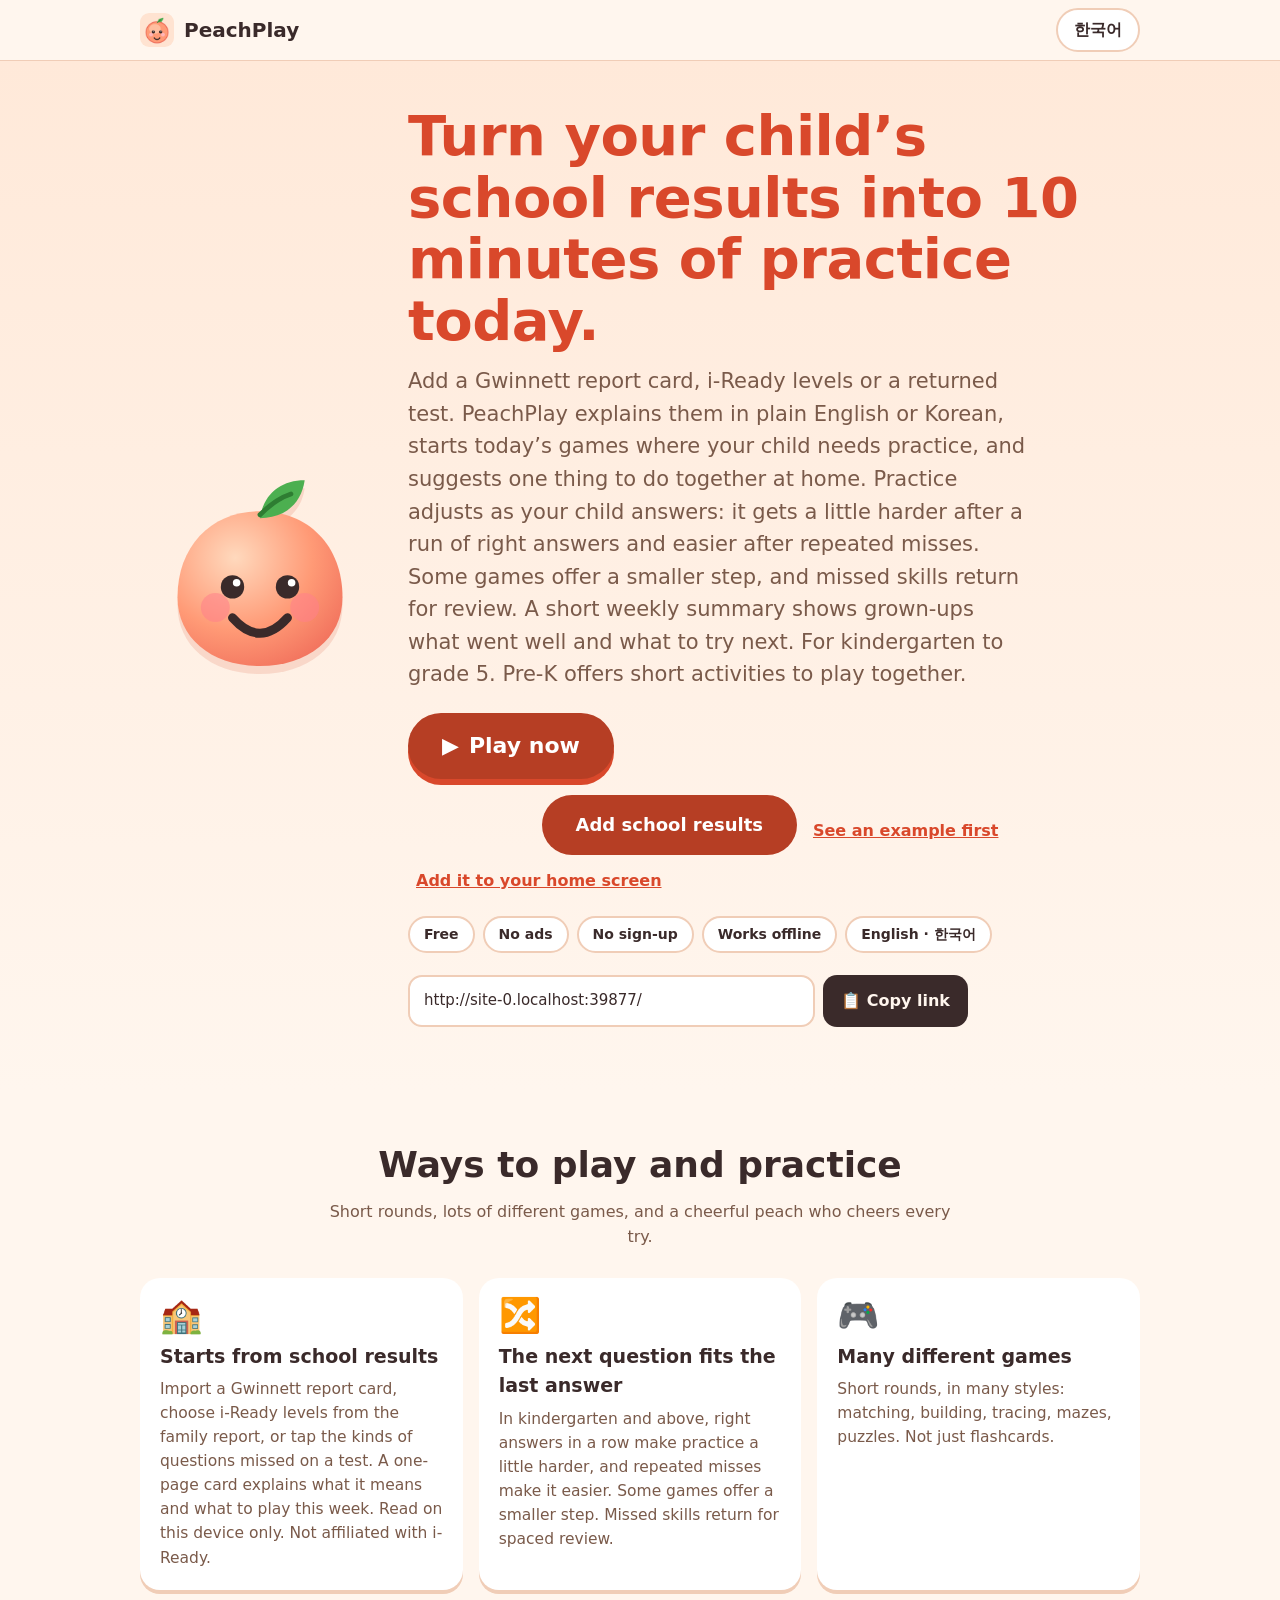
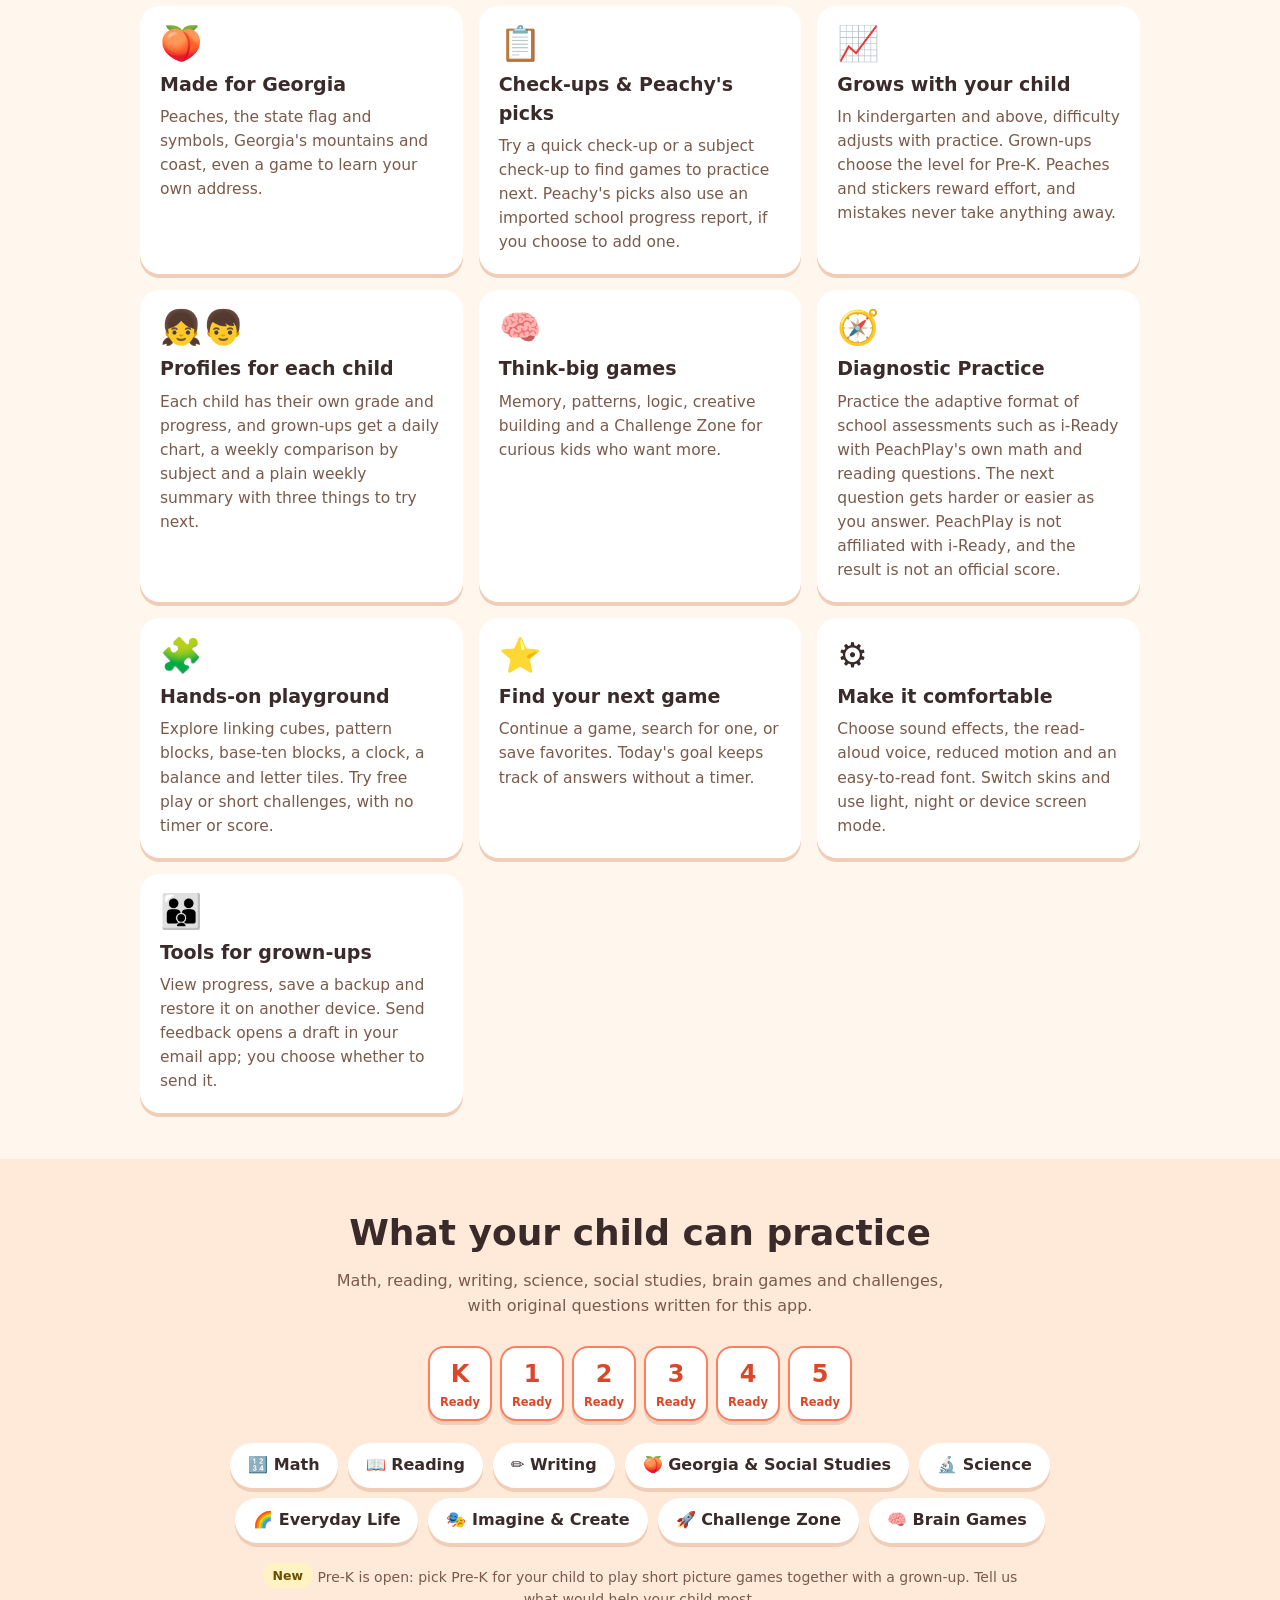
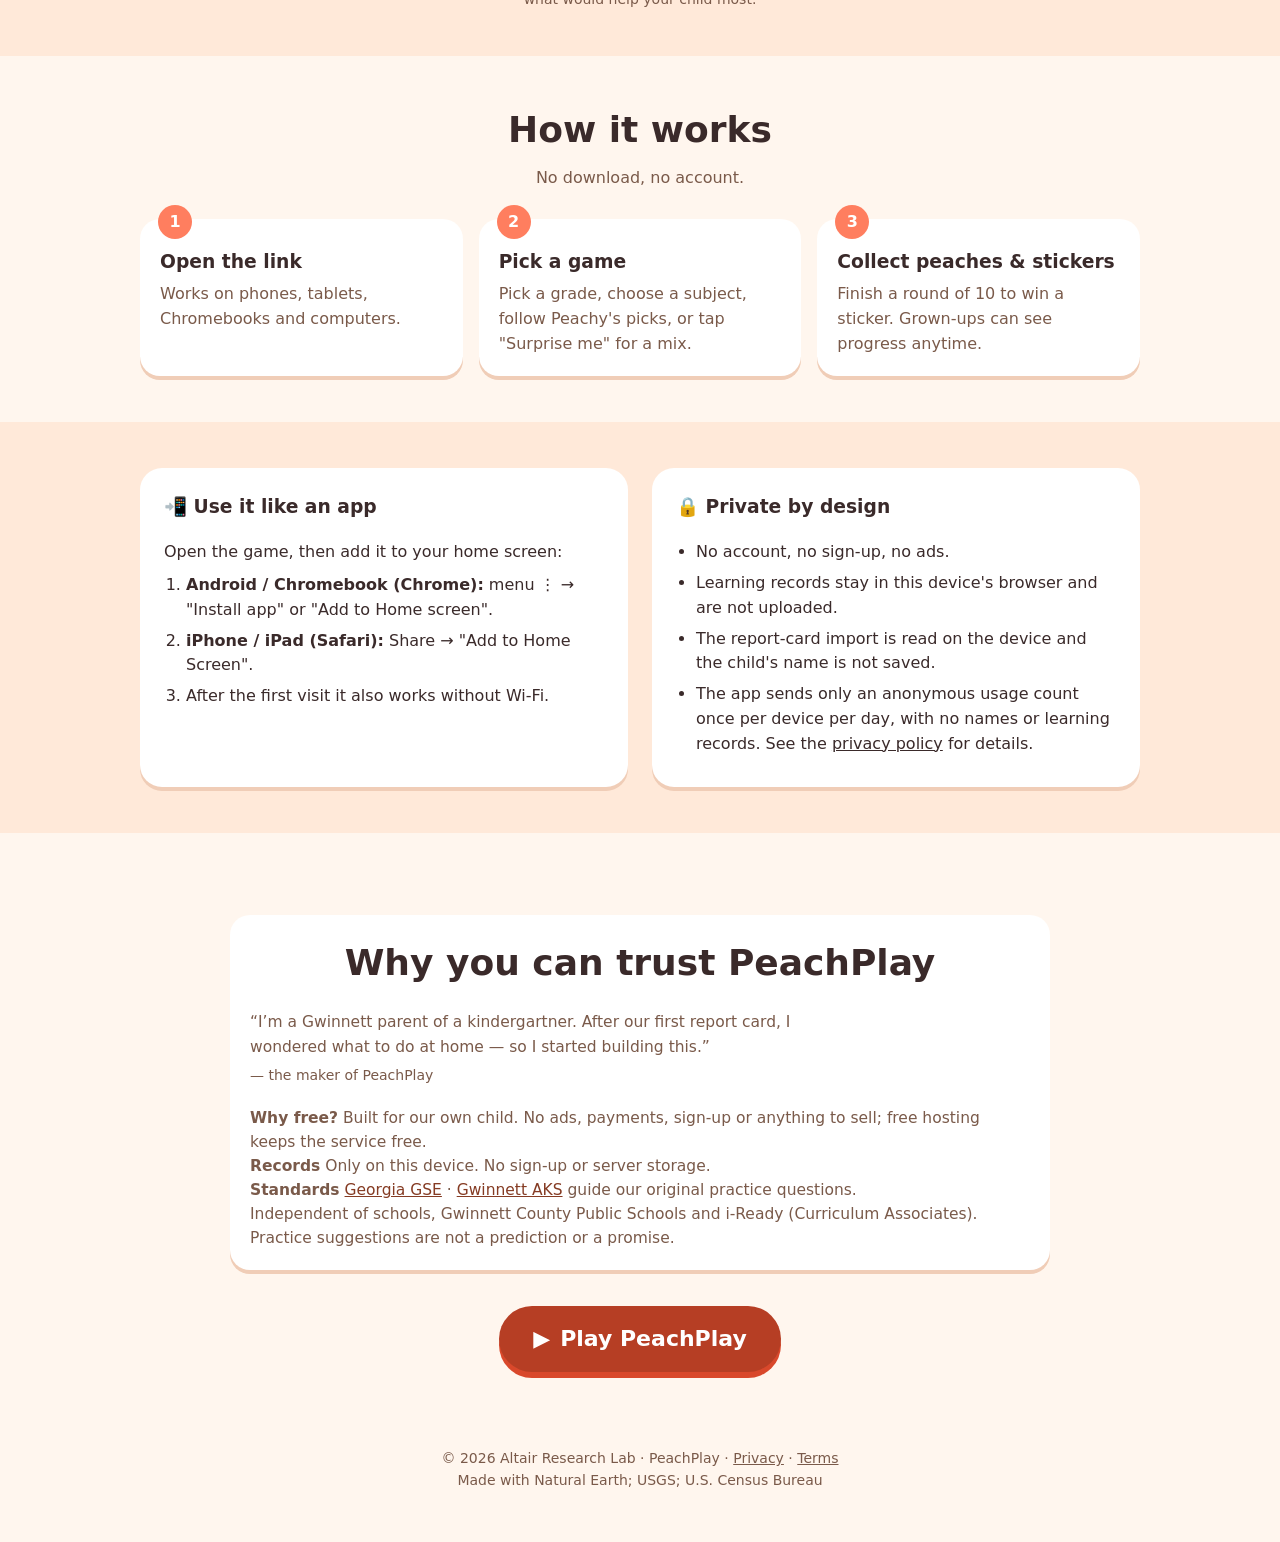
<file: index.html>
<!doctype html>
<html lang="en">
<head>
<meta charset="utf-8">
<meta name="viewport" content="width=device-width, initial-scale=1">
<script>/* opened as an installed app: go straight to the games */try{if((window.matchMedia&&matchMedia("(display-mode: standalone)").matches)||navigator.standalone)location.replace("play/")}catch(e){}</script>
<title>PeachPlay – Free learning games for Georgia elementary kids</title>
<meta name="description" content="Turn your child’s school results into 10 minutes of practice today. Free, ad-free learning games for Georgia elementary kids, Pre-K to 5th grade, in English and Korean: with school-result practice for kindergarten and above, and activities to play together in Pre-K.">
<meta name="theme-color" content="#ff9a76">
<meta property="og:type" content="website">
<meta property="og:title" content="PeachPlay – Free learning games for Georgia elementary kids">
<meta property="og:description" content="Short games for Pre-K to 5th grade: math, reading, writing, science, social studies. English and Korean. Free, no ads, no sign-up.">
<meta property="og:image" content="https://altair-research.github.io/peachplay/og.png">
<meta property="og:url" content="https://altair-research.github.io/peachplay/">
<meta name="twitter:card" content="summary_large_image">
<link rel="icon" href="icon.svg" type="image/svg+xml">
<link rel="apple-touch-icon" href="apple-touch-icon.png">
<style>
:root{--bg:#fff6ee;--bg2:#ffe9d9;--card:#ffffff;--ink:#3a2a2a;--mute:#7a5a4a;--peach:#ff7e5f;--peach-d:#d9482b;--line:#f0cdb7;--green:#06a37c;--shadow:0 4px 0 #f0cdb7}
@media (prefers-color-scheme:dark){:root:not([data-theme=light]){--bg:#2a1f1c;--bg2:#35261f;--card:#3b2c27;--ink:#fbeee6;--mute:#d8b9a7;--peach:#ff9a76;--peach-d:#ffb59a;--line:#5a4238;--shadow:0 4px 0 #1f1512}}
*{box-sizing:border-box}
html{scroll-behavior:smooth}
body{margin:0;background:var(--bg);color:var(--ink);font-family:"Segoe UI",system-ui,-apple-system,"Apple SD Gothic Neo","Malgun Gothic",sans-serif;line-height:1.55;-webkit-text-size-adjust:100%}
a{color:inherit}
.wrap{max-width:1040px;margin:0 auto;padding:0 20px}
header.top{position:sticky;top:0;z-index:10;background:color-mix(in srgb,var(--bg) 88%,transparent);backdrop-filter:blur(8px);border-bottom:1px solid var(--line)}
header.top .wrap{display:flex;align-items:center;justify-content:space-between;height:60px}
.brand{display:flex;align-items:center;gap:10px;font-weight:800;font-size:20px;text-decoration:none}
.brand img{width:34px;height:34px;border-radius:9px}
.lang{border:2px solid var(--line);background:var(--card);color:var(--ink);border-radius:999px;padding:8px 16px;font:inherit;font-weight:700;cursor:pointer;min-height:44px}
.hero{background:linear-gradient(180deg,var(--bg2),var(--bg));padding:44px 0 36px}
.hero .wrap{display:grid;gap:28px;grid-template-columns:1fr;align-items:center;text-align:center}
.mascot{width:min(46vw,200px);height:auto;margin:0 auto;filter:drop-shadow(0 8px 0 rgba(217,72,43,.15));animation:bob 3.2s ease-in-out infinite}
@keyframes bob{50%{transform:translateY(-8px)}}
@media (prefers-reduced-motion:reduce){.mascot{animation:none}}
h1{font-size:clamp(32px,7vw,56px);line-height:1.1;margin:0 0 14px;color:var(--peach-d);letter-spacing:-.5px}
.lead{font-size:clamp(17px,2.6vw,21px);color:var(--mute);margin:0 auto 22px;max-width:620px}
.cta{display:inline-flex;align-items:center;gap:10px;background:var(--peach);color:#fff;text-decoration:none;font-weight:800;font-size:22px;padding:16px 34px;border-radius:999px;box-shadow:0 6px 0 #d9482b;min-height:56px}
.cta:active{transform:translateY(3px);box-shadow:0 3px 0 #d9482b}
.cta2{display:inline-block;margin:14px 8px 0;color:var(--peach-d);font-weight:700}
.share{display:flex;gap:8px;margin-top:22px;max-width:560px;flex-wrap:wrap}
.share input{flex:1 1 220px;min-width:0;font:inherit;font-size:15px;padding:12px 14px;border-radius:14px;border:2px solid var(--line);background:var(--card);color:var(--ink)}
.copy{font:inherit;font-weight:800;border:0;border-radius:14px;padding:12px 18px;min-height:48px;background:var(--ink);color:var(--bg);cursor:pointer}
.copied{min-height:22px;margin-top:6px;color:var(--green);font-weight:700;font-size:14px}
.badges{display:flex;flex-wrap:wrap;gap:8px;justify-content:center;margin-top:22px}
.badges>span{background:var(--card);border:2px solid var(--line);border-radius:999px;padding:6px 14px;font-weight:700;font-size:14px}
.maker{max-width:620px;margin:0 auto 26px;text-align:center;font-size:17px;line-height:1.6}.maker small{display:block;color:var(--mute);font-size:14px;margin-top:4px}
@media (min-width:860px){.hero .wrap{grid-template-columns:240px 1fr;text-align:left}.lead{margin-left:0}.badges{justify-content:flex-start}.mascot{width:220px}}
section{padding:46px 0}
h2{font-size:clamp(26px,4.4vw,36px);margin:0 0 8px;text-align:center}
.sub{color:var(--mute);text-align:center;margin:0 auto 28px;max-width:640px}
.grid{display:grid;gap:16px;grid-template-columns:repeat(auto-fit,minmax(250px,1fr))}
.card{background:var(--card);border-radius:20px;padding:20px;box-shadow:var(--shadow)}
.card .ic{font-size:34px;line-height:1}
.card h3{margin:10px 0 6px;font-size:19px}
.card p{margin:0;color:var(--mute);font-size:15.5px}
.alt{background:var(--bg2)}
.subjects{display:flex;flex-wrap:wrap;gap:10px;justify-content:center;max-width:820px;margin:0 auto}
.subjects>span{background:var(--card);border-radius:999px;padding:10px 18px;font-weight:700;box-shadow:var(--shadow)}
.steps{counter-reset:s;display:grid;gap:16px;grid-template-columns:repeat(auto-fit,minmax(240px,1fr))}
.step{background:var(--card);border-radius:20px;padding:22px 20px 20px;box-shadow:var(--shadow);position:relative}
.step::before{counter-increment:s;content:counter(s);position:absolute;top:-14px;left:18px;width:34px;height:34px;border-radius:50%;background:var(--peach);color:#fff;font-weight:800;display:grid;place-items:center}
.step h3{margin:6px 0}.step p{margin:0;color:var(--mute)}
.two{display:grid;gap:24px;grid-template-columns:1fr}
@media (min-width:860px){.two{grid-template-columns:1fr 1fr}}
.panel{background:var(--card);border-radius:22px;padding:24px;box-shadow:var(--shadow)}
.panel h3{margin-top:0}
.panel ul{margin:0;padding-left:20px}.panel li{margin:6px 0}
.install ol{margin:8px 0 0;padding-left:22px}
.note{font-size:14px;color:var(--mute);max-width:760px;margin:0 auto;text-align:center}
.grades{display:flex;gap:8px;justify-content:center;flex-wrap:wrap;margin:0 auto 22px}
.gr{display:flex;flex-direction:column;align-items:center;width:64px;padding:8px 0;border-radius:16px;background:var(--card);border:2px dashed var(--line);color:var(--mute)}
.gr b{font-size:24px}.gr small{font-size:11.5px;font-weight:700}
.gr.on{border:2px solid var(--peach);background:var(--card);color:var(--peach-d);box-shadow:var(--shadow)}
.soon{display:inline-block;background:#fff3c4;color:#6b4e00;border-radius:999px;padding:3px 10px;font-size:12.5px;font-weight:800;vertical-align:2px}
footer{padding:30px 0 50px;text-align:center;color:var(--mute);font-size:14px}
[lang=en] .ko,[lang=ko] .en{display:none}
.result-entry{display:flex;flex-wrap:wrap;align-items:center;justify-content:center;gap:8px;margin-top:16px}.results-cta{font-size:18px;background:#9c482b;box-shadow:none}#trust{max-width:820px;margin:36px auto;text-align:left}#trust .maker{text-align:left;margin:20px 0}#trust a{color:#853b23} .cta{background:#b63e24} body{overflow-wrap:break-word}
</style>
</head>
<body>
<header class="top"><div class="wrap">
  <a class="brand" href="./"><img src="icon-192.png" alt="">PeachPlay</a>
  <button class="lang" id="lang" aria-label="Language">한국어</button>
</div></header>

<main>
<section class="hero"><div class="wrap">
  <svg class="mascot" viewBox="0 0 64 64" aria-hidden="true"><defs><radialGradient id="pg" cx=".35" cy=".3" r=".85"><stop offset="0" stop-color="#ffd9bd"/><stop offset=".55" stop-color="#ff9a76"/><stop offset="1" stop-color="#ef6a58"/></radialGradient></defs>
    <path d="M32 12c-14 0-24 10-24 25 0 12 10 20 24 20s24-8 24-20C56 22 46 12 32 12z" fill="url(#pg)"/><path d="M32 14c1-7 6-11 13-11-1 7-6 11-13 11z" fill="#4caf50"/><path d="M32 13c3-3 6-5 9-6" stroke="#2e7d32" stroke-width="1.4" fill="none" stroke-linecap="round"/>
    <circle cx="19" cy="40" r="4.2" fill="#ff7f8a" opacity=".55"/><circle cx="45" cy="40" r="4.2" fill="#ff7f8a" opacity=".55"/><circle cx="24" cy="34" r="3.4" fill="#3a2a2a"/><circle cx="40" cy="34" r="3.4" fill="#3a2a2a"/><circle cx="25.2" cy="32.8" r="1.1" fill="#fff"/><circle cx="41.2" cy="32.8" r="1.1" fill="#fff"/><path d="M24 43q8 9 16 0" stroke="#3a2a2a" stroke-width="2.6" fill="none" stroke-linecap="round"/></svg>
  <div>
    <h1><span class="en">Turn your child’s school results into 10 minutes of practice today.</span><span class="ko">학교 결과를 오늘 집에서 할 10분으로 바꿔 줘요</span></h1>
    <p class="lead"><span class="en">Add a Gwinnett report card, i-Ready levels or a returned test. PeachPlay explains them in plain English or Korean, starts today’s games where your child needs practice, and suggests one thing to do together at home. Practice adjusts as your child answers: it gets a little harder after a run of right answers and easier after repeated misses. Some games offer a smaller step, and missed skills return for review. A short weekly summary shows grown-ups what went well and what to try next. For kindergarten to grade 5. Pre-K offers short activities to play together.</span><span class="ko">Gwinnett 성적표, i-Ready 수준, 돌려받은 평가지를 넣으면 PeachPlay가 쉬운 말(영어·한국어)로 풀어 주고, 연습이 필요한 곳부터 오늘의 게임을 고르고, 집에서 함께 할 일 하나를 알려 줘요. 연달아 맞히면 조금 어렵게, 자주 틀리면 조금 쉽게 연습해요. 일부 게임은 더 작은 단계부터 도와주고, 틀린 내용은 나중에 복습해요. 보호자는 주간 요약에서 잘된 것과 다음에 할 것을 봐요. 유치원~5학년을 위한 연습이에요. 프리케이는 보호자와 함께 짧게 놀아요.</span></p>
    <a class="cta" href="play/">▶ <span class="en">Play now</span><span class="ko">지금 시작하기</span></a>
    <div class="result-entry"><a class="cta results-cta" href="play/?results=1"><span class="en">Add school results</span><span class="ko">학교 결과 넣기</span></a> <a class="cta2" href="play/?example=1"><span class="en">See an example first</span><span class="ko">예시 먼저 보기</span></a></div>
    <a class="cta2" href="#install"><span class="en">Add it to your home screen</span><span class="ko">홈 화면에 추가하는 방법</span></a>
    <div class="badges"><span><span class="en">Free</span><span class="ko">무료</span></span><span><span class="en">No ads</span><span class="ko">광고 없음</span></span><span><span class="en">No sign-up</span><span class="ko">가입 없음</span></span><span><span class="en">Works offline</span><span class="ko">오프라인 가능</span></span><span>English · 한국어</span></div>
    <div class="share"><input id="shareUrl" readonly aria-label="Link" value="https://altair-research.github.io/peachplay/"><button id="copyBtn" class="copy" type="button">📋 <span class="en">Copy link</span><span class="ko">링크 복사</span></button><button id="shareBtn" class="copy" type="button" hidden>📤 <span class="en">Share</span><span class="ko">공유</span></button></div>
    <div class="copied" id="copied" role="status" aria-live="polite"></div>
  </div>
</div></section>

<section><div class="wrap">
  <h2><span class="en">Ways to play and practice</span><span class="ko">다양하게 놀고 연습해요</span></h2>
  <p class="sub"><span class="en">Short rounds, lots of different games, and a cheerful peach who cheers every try.</span><span class="ko">짧게 끝나는 한 판, 다양한 게임, 시도할 때마다 응원해 주는 복숭아 친구.</span></p>
  <div class="grid">
    <div class="card"><div class="ic">🏫</div><h3><span class="en">Starts from school results</span><span class="ko">학교 결과에서 시작</span></h3><p><span class="en">Import a Gwinnett report card, choose i-Ready levels from the family report, or tap the kinds of questions missed on a test. A one-page card explains what it means and what to play this week. Read on this device only. Not affiliated with i-Ready.</span><span class="ko">Gwinnett 성적표를 가져오거나, i-Ready 가정 보고서의 수준을 고르거나, 평가지에서 틀린 문항 종류를 누르세요. 한 장짜리 카드가 뜻과 이번 주에 할 게임을 알려 줘요. 이 기기 안에서만 읽어요. i-Ready와 관련 없어요.</span></p></div>
    <div class="card"><div class="ic">🔀</div><h3><span class="en">The next question fits the last answer</span><span class="ko">방금 푼 답에 맞춰 다음 문제</span></h3><p><span class="en">In kindergarten and above, right answers in a row make practice a little harder, and repeated misses make it easier. Some games offer a smaller step. Missed skills return for spaced review.</span><span class="ko">유치원부터는 연달아 맞히면 조금 어렵게, 자주 틀리면 조금 쉽게 연습해요. 일부 게임은 더 작은 단계부터 도와줘요. 틀린 내용은 시간을 두고 복습해요.</span></p></div>
    <div class="card"><div class="ic">🎮</div><h3><span class="en">Many different games</span><span class="ko">다양한 게임</span></h3><p><span class="en">Short rounds, in many styles: matching, building, tracing, mazes, puzzles. Not just flashcards.</span><span class="ko">짧게 끝나는 한 판. 짝 맞추기, 만들기, 따라 쓰기, 미로, 퍼즐 등 방식이 다양해서 지루하지 않아요.</span></p></div>
    <div class="card"><div class="ic">🍑</div><h3><span class="en">Made for Georgia</span><span class="ko">조지아 아이를 위해</span></h3><p><span class="en">Peaches, the state flag and symbols, Georgia's mountains and coast, even a game to learn your own address.</span><span class="ko">복숭아, 주 깃발과 상징, 조지아 지도, 우리 집 주소 익히기까지 조지아 맞춤 내용이에요.</span></p></div>
    <div class="card"><div class="ic">📋</div><h3><span class="en">Check-ups &amp; Peachy's picks</span><span class="ko">과목별 점검과 피치의 추천</span></h3><p><span class="en">Try a quick check-up or a subject check-up to find games to practice next. Peachy's picks also use an imported school progress report, if you choose to add one.</span><span class="ko">간단 점검이나 과목별 점검으로 다음에 연습할 게임을 찾아요. 성적표를 가져온 경우에는 피치의 추천에 함께 참고해요.</span></p></div>
    <div class="card"><div class="ic">📈</div><h3><span class="en">Grows with your child</span><span class="ko">아이와 함께 자라요</span></h3><p><span class="en">In kindergarten and above, difficulty adjusts with practice. Grown-ups choose the level for Pre-K. Peaches and stickers reward effort, and mistakes never take anything away.</span><span class="ko">유치원부터는 연습에 따라 난이도가 조절돼요. 프리케이는 보호자가 단계를 골라요. 복숭아와 스티커는 노력을 칭찬해요. 틀려도 빼앗지 않아요.</span></p></div>
    <div class="card"><div class="ic">👧👦</div><h3><span class="en">Profiles for each child</span><span class="ko">아이별 프로필</span></h3><p><span class="en">Each child has their own grade and progress, and grown-ups get a daily chart, a weekly comparison by subject and a plain weekly summary with three things to try next.</span><span class="ko">아이마다 따로 기록되고, 보호자는 하루별 그래프, 과목별 주간 변화, 다음에 할 것 3가지가 담긴 주간 요약을 볼 수 있어요.</span></p></div>
    <div class="card"><div class="ic">🧠</div><h3><span class="en">Think-big games</span><span class="ko">생각을 키우는 게임</span></h3><p><span class="en">Memory, patterns, logic, creative building and a Challenge Zone for curious kids who want more.</span><span class="ko">기억력, 패턴, 논리, 창의 만들기, 더 도전하고 싶은 아이를 위한 도전 구역이 있어요.</span></p></div>
    <div class="card"><div class="ic">🧭</div><h3><span class="en">Diagnostic Practice</span><span class="ko">진단 평가 연습</span></h3><p><span class="en">Practice the adaptive format of school assessments such as i-Ready with PeachPlay's own math and reading questions. The next question gets harder or easier as you answer. PeachPlay is not affiliated with i-Ready, and the result is not an official score.</span><span class="ko">PeachPlay가 직접 만든 수학·읽기 문제로 i-Ready 같은 적응형 학교 평가의 방식을 연습해요. 답에 따라 다음 문제가 어려워지거나 쉬워져요. i-Ready와 관련이 없으며, 결과는 공식 점수가 아니에요.</span></p></div>
    <div class="card"><div class="ic">🧩</div><h3><span class="en">Hands-on playground</span><span class="ko">교구 놀이터</span></h3><p><span class="en">Explore linking cubes, pattern blocks, base-ten blocks, a clock, a balance and letter tiles. Try free play or short challenges, with no timer or score.</span><span class="ko">연결 큐브, 패턴 블록, 십진 블록, 시계, 양팔 저울, 글자 타일을 만져 보세요. 시간 제한과 점수 없이 자유 놀이와 짧은 도전을 즐겨요.</span></p></div>
    <div class="card"><div class="ic">⭐</div><h3><span class="en">Find your next game</span><span class="ko">다음 게임을 쉽게 찾아요</span></h3><p><span class="en">Continue a game, search for one, or save favorites. Today's goal keeps track of answers without a timer.</span><span class="ko">이어하기, 검색, 즐겨찾기로 게임을 쉽게 찾아요. 오늘의 목표는 시간 제한 없이 푼 문제를 세어 줘요.</span></p></div>
    <div class="card"><div class="ic">⚙️</div><h3><span class="en">Make it comfortable</span><span class="ko">편하게 맞추는 설정</span></h3><p><span class="en">Choose sound effects, the read-aloud voice, reduced motion and an easy-to-read font. Switch skins and use light, night or device screen mode.</span><span class="ko">효과음, 읽어 주는 목소리, 움직임 줄이기, 읽기 쉬운 글꼴을 설정해요. 스킨을 바꾸고 밝게·밤 모드·기기 설정 중 화면 모드를 골라요.</span></p></div>
    <div class="card"><div class="ic">👪</div><h3><span class="en">Tools for grown-ups</span><span class="ko">보호자용 화면</span></h3><p><span class="en">View progress, save a backup and restore it on another device. Send feedback opens a draft in your email app; you choose whether to send it.</span><span class="ko">학습 기록을 보고 백업을 저장해 다른 기기에서 복원해요. 의견 보내기는 이메일 앱에 초안을 열어 주고, 직접 보내기를 눌러야 전송돼요.</span></p></div>
  </div>
</div></section>

<section class="alt"><div class="wrap">
  <h2><span class="en">What your child can practice</span><span class="ko">연습할 수 있는 것</span></h2>
  <p class="sub"><span class="en">Math, reading, writing, science, social studies, brain games and challenges, with original questions written for this app.</span><span class="ko">수학·읽기·쓰기·과학·사회·두뇌·도전, 모든 문제는 이 앱을 위해 직접 만들었어요.</span></p>
  <div class="grades"><span class="gr on"><b>K</b><small><span class="en">Ready</span><span class="ko">준비됨</span></small></span><span class="gr on"><b>1</b><small><span class="en">Ready</span><span class="ko">준비됨</span></small></span><span class="gr on"><b>2</b><small><span class="en">Ready</span><span class="ko">준비됨</span></small></span><span class="gr on"><b>3</b><small><span class="en">Ready</span><span class="ko">준비됨</span></small></span><span class="gr on"><b>4</b><small><span class="en">Ready</span><span class="ko">준비됨</span></small></span><span class="gr on"><b>5</b><small><span class="en">Ready</span><span class="ko">준비됨</span></small></span></div>
  <div class="subjects">
    <span>🔢 <span class="en">Math</span><span class="ko">수학</span></span><span>📖 <span class="en">Reading</span><span class="ko">읽기</span></span><span>✏️ <span class="en">Writing</span><span class="ko">쓰기</span></span><span>🍑 <span class="en">Georgia &amp; Social Studies</span><span class="ko">조지아·사회</span></span><span>🔬 <span class="en">Science</span><span class="ko">과학</span></span><span>🌈 <span class="en">Everyday Life</span><span class="ko">생활</span></span><span>🎭 <span class="en">Imagine &amp; Create</span><span class="ko">상상하고 만들기</span></span><span>🚀 <span class="en">Challenge Zone</span><span class="ko">도전 구역</span></span><span>🧠 <span class="en">Brain Games</span><span class="ko">두뇌 게임</span></span>
  </div>
  <p class="note" style="margin-top:20px"><span class="soon"><span class="en">New</span><span class="ko">새로 열림</span></span> <span class="en">Pre-K is open: pick Pre-K for your child to play short picture games together with a grown-up. Tell us what would help your child most.</span><span class="ko">프리케이(Pre-K)가 열렸어요. 아이 학년을 프리케이로 고르면 어른과 함께 하는 짧은 그림 놀이가 나와요. 우리 아이에게 가장 필요한 것이 무엇인지 알려 주세요.</span></p>
</div></section>

<section><div class="wrap">
  <h2><span class="en">How it works</span><span class="ko">이렇게 해요</span></h2>
  <p class="sub"><span class="en">No download, no account.</span><span class="ko">설치도 가입도 필요 없어요.</span></p>
  <div class="steps">
    <div class="step"><h3><span class="en">Open the link</span><span class="ko">링크를 열어요</span></h3><p><span class="en">Works on phones, tablets, Chromebooks and computers.</span><span class="ko">폰, 태블릿, 크롬북, 컴퓨터 어디서나 돼요.</span></p></div>
    <div class="step"><h3><span class="en">Pick a game</span><span class="ko">게임을 골라요</span></h3><p><span class="en">Pick a grade, choose a subject, follow Peachy's picks, or tap "Surprise me" for a mix.</span><span class="ko">학년과 과목을 고르거나 피치의 추천을 따라 하거나, "아무거나 놀기"로 섞어서 해요.</span></p></div>
    <div class="step"><h3><span class="en">Collect peaches &amp; stickers</span><span class="ko">복숭아와 스티커를 모아요</span></h3><p><span class="en">Finish a round of 10 to win a sticker. Grown-ups can see progress anytime.</span><span class="ko">10문제를 끝내면 스티커를 받아요. 보호자는 언제든 기록을 볼 수 있어요.</span></p></div>
  </div>
</div></section>

<section class="alt" id="install"><div class="wrap two">
  <div class="panel install">
    <h3>📲 <span class="en">Use it like an app</span><span class="ko">앱처럼 쓰기</span></h3>
    <p class="en" style="margin:0 0 6px">Open the game, then add it to your home screen:</p><p class="ko" style="margin:0 0 6px">게임을 연 다음 홈 화면에 추가하세요.</p>
    <ol class="en"><li><b>Android / Chromebook (Chrome):</b> menu ⋮ → "Install app" or "Add to Home screen".</li><li><b>iPhone / iPad (Safari):</b> Share → "Add to Home Screen".</li><li>After the first visit it also works without Wi-Fi.</li></ol>
    <ol class="ko"><li><b>안드로이드 / 크롬북 (Chrome):</b> 메뉴 ⋮ → "앱 설치" 또는 "홈 화면에 추가"</li><li><b>아이폰 / 아이패드 (Safari):</b> 공유 → "홈 화면에 추가"</li><li>한 번 열어 두면 Wi-Fi 없이도 돼요.</li></ol>
  </div>
  <div class="panel">
    <h3>🔒 <span class="en">Private by design</span><span class="ko">개인정보는 기기 안에만</span></h3>
    <ul class="en"><li>No account, no sign-up, no ads.</li><li>Learning records stay in this device's browser and are not uploaded.</li><li>The report-card import is read on the device and the child's name is not saved.</li><li>The app sends only an anonymous usage count once per device per day, with no names or learning records. See the <a href="privacy.html">privacy policy</a> for details.</li></ul>
    <ul class="ko"><li>계정, 가입, 광고가 없어요.</li><li>학습 기록은 이 기기의 브라우저에만 저장되고 업로드하지 않아요.</li><li>성적표 가져오기는 기기 안에서만 읽고 아이 이름은 저장하지 않아요.</li><li>앱은 기기마다 하루 한 번 익명 사용 횟수만 보내요. 이름이나 학습 기록은 보내지 않아요. 자세한 내용은 <a href="privacy.html">개인정보 처리방침</a>을 확인하세요.</li></ul>
  </div>
</div></section>

<section><div class="wrap">
  <section id="trust" class="card"><h2><span class="en">Why you can trust PeachPlay</span><span class="ko">왜 믿어도 되나요?</span></h2>
  <p class="maker"><span class="en">“I’m a Gwinnett parent of a kindergartner. After our first report card, I wondered what to do at home — so I started building this.”</span><span class="ko">“귀넷에서 유치원생을 키우는 부모예요. 첫 성적표를 받고 ‘그래서 집에서 뭘 해 주지?’ 싶어서 직접 만들기 시작했어요.”</span><small><span class="en">— the maker of PeachPlay</span><span class="ko">— PeachPlay 만든 사람</span></small></p>
  <p><b><span class="en">Why free?</span><span class="ko">왜 무료인가요?</span></b> <span class="en">Built for our own child. No ads, payments, sign-up or anything to sell; free hosting keeps the service free.</span><span class="ko">우리 아이를 위해 만들었어요. 광고·결제·가입이 없고 팔 것도 없어요. 무료 호스팅을 써서 이용자에게 넘길 비용이 없어요.</span></p>
  <p><b><span class="en">Records</span><span class="ko">기록</span></b> <span class="en">Only on this device. No sign-up or server storage.</span><span class="ko">이 기기 안에만 있어요. 가입·서버 저장이 없어요.</span></p>
  <p><b><span class="en">Standards</span><span class="ko">기준</span></b> <a href="https://inspire.gadoe.org/">Georgia GSE</a> · <a href="https://www.gcpsk12.org/families/academic-knowledge-and-skills-aks">Gwinnett AKS</a><span class="en"> guide our original practice questions.</span><span class="ko"> 기준에 맞춰 직접 만든 연습 문제예요.</span></p>
  <p><span class="en">Independent of schools, Gwinnett County Public Schools and i-Ready (Curriculum Associates). Practice suggestions are not a prediction or a promise.</span><span class="ko">학교·귀넷 교육청·i-Ready(Curriculum Associates)와 관계없어요. 연습 제안은 예측이나 효과 약속이 아니에요.</span></p></section>
  <div style="text-align:center"><a class="cta" href="play/">▶ <span class="en">Play PeachPlay</span><span class="ko">PeachPlay 시작하기</span></a></div>
</div></section>
</main>

<footer><div class="wrap">© 2026 Altair Research Lab · PeachPlay · <a href="privacy.html"><span class="en">Privacy</span><span class="ko">개인정보</span></a> · <a href="terms.html"><span class="en">Terms</span><span class="ko">약관</span></a></div><div>Made with Natural Earth; USGS; U.S. Census Bureau</div></footer>

<script>
(function(){
  var KEY='peachy-landing-lang',root=document.documentElement,btn=document.getElementById('lang'),lang='en';
  try{var s=localStorage.getItem(KEY);if(s)lang=s;else if((navigator.language||'').toLowerCase().indexOf('ko')===0)lang='ko'}catch(e){}
  function apply(){root.lang=lang;btn.textContent=lang==='en'?'한국어':'English';document.title=lang==='en'?'PeachPlay – Free learning games for Georgia elementary kids':'PeachPlay – 조지아 초등학생을 위한 무료 학습 게임'}
  btn.onclick=function(){lang=lang==='en'?'ko':'en';try{localStorage.setItem(KEY,lang)}catch(e){}apply()};
  apply();
  var url=document.getElementById('shareUrl'),msg=document.getElementById('copied');
  try{url.value=location.origin+location.pathname.replace(/index\.html$/,'')}catch(e){}
  function done(ok){msg.textContent=ok?(lang==='en'?'Link copied!':'링크가 복사됐어요!'):(lang==='en'?'Press and hold the link, then Copy.':'링크를 길게 눌러 복사하세요.');setTimeout(function(){msg.textContent=''},2600)}
  document.getElementById('copyBtn').onclick=function(){
    var t=url.value;
    if(navigator.clipboard&&navigator.clipboard.writeText){navigator.clipboard.writeText(t).then(function(){done(true)},fallback)}else fallback();
    function fallback(){try{url.focus();url.select();url.setSelectionRange(0,t.length);done(document.execCommand('copy'))}catch(e){done(false)}}
  };
  url.onfocus=function(){url.select()};
  var sb=document.getElementById('shareBtn');
  if(navigator.share){sb.hidden=false;sb.onclick=function(){navigator.share({title:'PeachPlay',text:lang==='en'?'Free learning games for elementary kids':'초등학생을 위한 무료 학습 게임',url:url.value}).catch(function(){})}}
})();
</script>
</body>
</html>
</file>
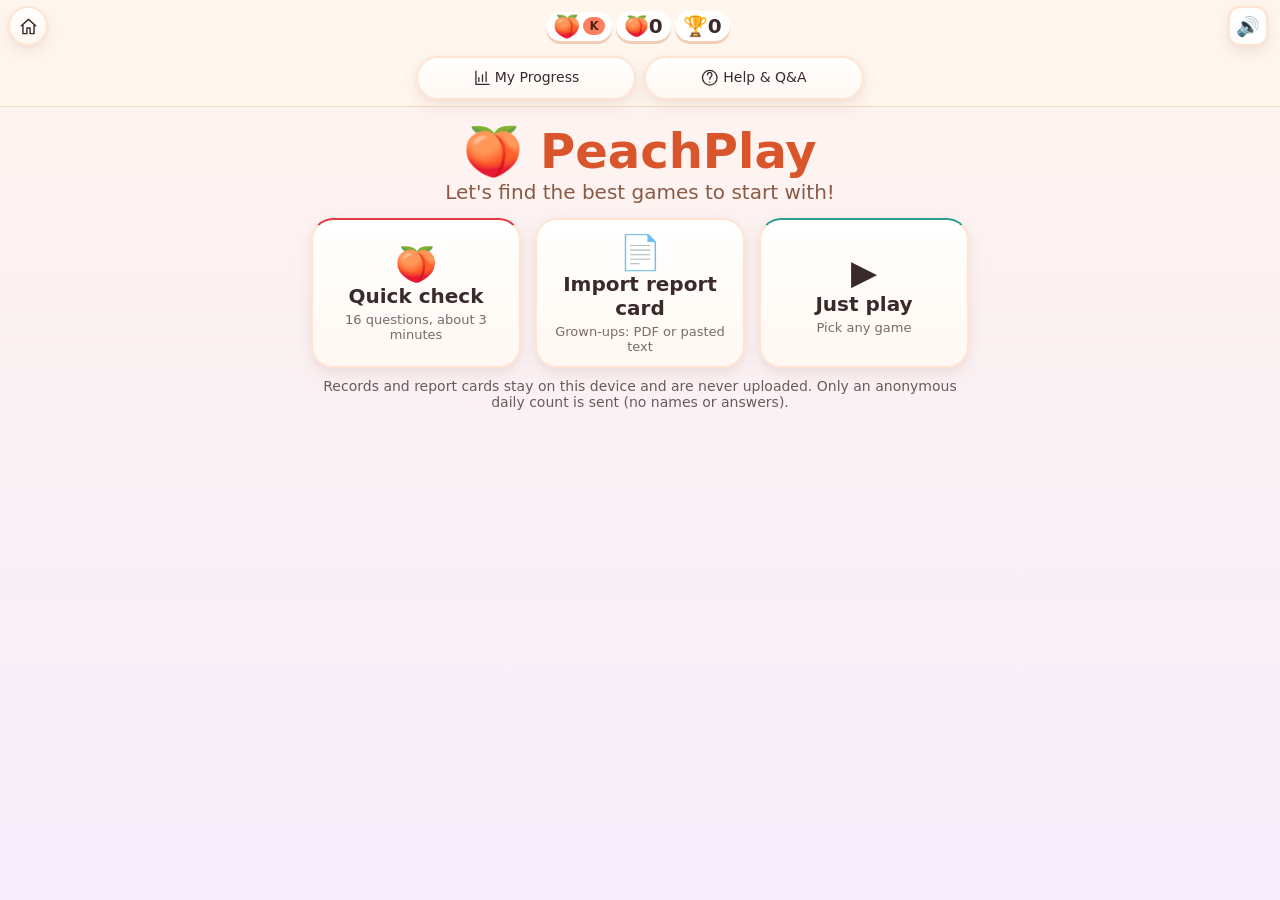
<file: play/index.html>
<!doctype html>
<html lang="en">
<head>
<meta charset="utf-8">
<meta name="viewport" content="width=device-width, initial-scale=1, maximum-scale=1, user-scalable=no, viewport-fit=cover">
<meta name="mobile-web-app-capable" content="yes">
<meta name="apple-mobile-web-app-capable" content="yes">
<meta name="apple-mobile-web-app-title" content="PeachPlay">
<meta name="apple-mobile-web-app-status-bar-style" content="default">
<link rel="apple-touch-icon" href="apple-touch-icon.png">
<meta name="theme-color" content="#ff9a76">
<title>PeachPlay</title>
<link rel="manifest" href="manifest.webmanifest">
<link rel="icon" href="icon.svg" type="image/svg+xml">
<link rel="stylesheet" href="style.css">
<link rel="stylesheet" href="ui.css">
<link rel="stylesheet" href="demo.css">
<link rel="stylesheet" href="pair1to1.css">
<link rel="stylesheet" href="represent.css">
<link rel="stylesheet" href="directions.css">
<link rel="stylesheet" href="ladder.css">
<link rel="stylesheet" href="blockpuzzle.css">
<link rel="stylesheet" href="grade1.css">
<link rel="stylesheet" href="grade3-math.css">
<link rel="stylesheet" href="grade3-math2.css">
<link rel="stylesheet" href="grade3-read.css">
<link rel="stylesheet" href="grade3-sci.css">
<link rel="stylesheet" href="grade3-ss.css">
<link rel="stylesheet" href="grade4-math.css">
<link rel="stylesheet" href="grade4-math2.css">
<link rel="stylesheet" href="grade4-read.css">
<link rel="stylesheet" href="grade4-sci.css">
<link rel="stylesheet" href="grade4-ss.css">
<link rel="stylesheet" href="grade5-math.css">
<link rel="stylesheet" href="grade5-math2.css">
<link rel="stylesheet" href="grade5-read.css">
<link rel="stylesheet" href="grade5-sci.css">
<link rel="stylesheet" href="grade5-ss.css">
<link rel="stylesheet" href="beta.css">
<link rel="stylesheet" href="a11y.css">
<link rel="stylesheet" href="manip.css">
<link rel="stylesheet" href="puzzle.css">
<link rel="stylesheet" href="math-thinking.css">
<link rel="stylesheet" href="dictionary.css">
<link rel="stylesheet" href="print.css">
<link rel="stylesheet" href="paper.css">
<link rel="stylesheet" href="theme.css">
<link rel="stylesheet" href="gradeP.css">
<link rel="stylesheet" href="gap3-inquiry.css">
<link rel="stylesheet" href="gap3-social1.css">
<link rel="stylesheet" href="gap3-poetry.css">
<link rel="stylesheet" href="gap3-book.css">
<link rel="stylesheet" href="gap3-econ5.css">
<link rel="stylesheet" href="phoneme.css">
<link rel="stylesheet" href="habit.css">
<link rel="stylesheet" href="homecard.css">
<link rel="stylesheet" href="kid.css">
<link rel="stylesheet" href="grown.css">
</head>
<body>
<header>
  <div class="hleft"><button id="backBtn" class="icon" aria-label="Back">←</button><button id="fwdBtn" class="icon" aria-label="Forward">→</button><button id="homeBtn" class="icon" aria-label="Home">🏠</button></div>
  <div class="hinfo"><button id="profBtn" class="chip" aria-label="Who is playing?">🍑</button><div id="peaches" aria-live="polite">🍑0</div><span id="cleanStreak" class="clean-streak" aria-live="polite" aria-atomic="true" hidden></span><button id="stkChip" class="chip" aria-label="Stickers">🏆0</button></div>
  <button id="muteBtn" class="icon" aria-label="Sound on/off">🔊</button>
  <button id="langBtn" class="pill">한국어</button>
  <nav id="hnav"><button id="navProg" class="pill">📈</button><button id="navFaq" class="pill">❓</button></nav>
</header>
<nav id="crumbs" aria-label="Where am I" hidden></nav>
<div id="sbar" role="progressbar" aria-valuemin="0" aria-valuenow="0" aria-valuemax="10"><i></i></div>
<main id="view"></main>
<div id="rot" role="alert"><div class="rotbox"><div class="rotico">📱↻</div><p>Turn your phone upright<br><span>폰을 세로로 돌려 주세요</span></p><button id="rotok" class="pill">Play anyway · 그냥 하기</button></div></div>
<script src="version.js"></script>
<script src="i18n.js"></script>
<script src="learnlog.js"></script>
<script src="learner-style.js"></script>
<script src="review-spacing.js"></script>
<script src="today.js"></script>
<script src="homecard.js"></script>
<script src="weekly.js"></script>
<script src="fluency-check.js"></script>
<script src="voice.js"></script>
<script src="core.js"></script>
<script src="demo.js"></script>
<script src="games-math.js"></script>
<script src="games-pair1to1.js"></script>
<script src="games-read.js"></script>
<script src="stroke-data.js"></script>
<script src="games-write.js"></script>
<script src="games-read2.js"></script>
<script src="games-phoneme.js"></script>
<script src="games-math2.js"></script>
<script src="games-represent.js"></script>
<script src="games-directions.js"></script>
<script src="games-ladder.js"></script>
<script src="games-ga.js"></script>
<script src="games-sci.js"></script>
<script src="games-sci2.js"></script>
<script src="games-brain.js"></script>
<script src="games-more.js"></script>
<script src="games-blocks.js"></script>
<script src="games-blockpuzzle.js"></script>
<script src="games-think.js"></script>
<script src="games-gifted.js"></script>
<script src="games1-math.js"></script>
<script src="games1-math2.js"></script>
<script src="games1-draw.js"></script>
<script src="games2-math.js"></script>
<script src="games2-read.js"></script>
<script src="games2-sci.js"></script>
<script src="maps-data.js"></script>
<script src="games2-ss.js"></script>
<script src="games3-math.js"></script>
<script src="games3-math2.js"></script>
<script src="games3-read.js"></script>
<script src="games3-sci.js"></script>
<script src="games3-ss.js"></script>
<script src="games4-math.js"></script>
<script src="games4-math2.js"></script>
<script src="games4-read.js"></script>
<script src="games4-sci.js"></script>
<script src="games4-ss.js"></script>
<script src="games5-math.js"></script>
<script src="games5-math2.js"></script>
<script src="games5-read.js"></script>
<script src="games5-sci.js"></script>
<script src="games5-ss.js"></script>
<script src="games1-read.js"></script>
<script src="games1-sci.js"></script>
<script src="world-data.js"></script>
<script src="games1-ss.js"></script>
<script src="puzzle-visuals.js"></script>
<script src="games-puzzle.js"></script>
<script src="math-thinking.js"></script>
<script src="manip.js"></script>
<script src="dictionary.js"></script>
<script src="gradeP-data.js"></script>
<script src="gamesP-math.js"></script>
<script src="gamesP-read.js"></script>
<script src="gamesP-sci.js"></script>
<script src="gamesP-life.js"></script>
<script src="games-gap3-inquiry.js"></script>
<script src="games-gap3-social1.js"></script>
<script src="games-gap3-poetry.js"></script>
<script src="games-gap3-book.js"></script>
<script src="games-gap3-econ5.js"></script>
<script src="games-ixlk.js"></script>
<script src="adaptive-extra.js"></script>
<script src="report-parse.js"></script>
<script src="profile.js"></script>
<script src="school-results.js"></script>
<script src="iready-k.js"></script>
<script src="faq.js"></script>
<script src="profiles.js"></script>
<script src="adaptive.js"></script>
<script src="backup.js"></script>
<script src="session-report.js"></script>
<script src="shell-ui.js"></script>
<script src="example.js"></script>
<script src="app.js"></script>
<script src="nav.js"></script>
<script src="print.js"></script>
<script src="paper.js"></script>
<script src="pwa.js"></script>
<script src="notice.js"></script>
<canvas id="fx"></canvas>
</body>
</html>
</file>
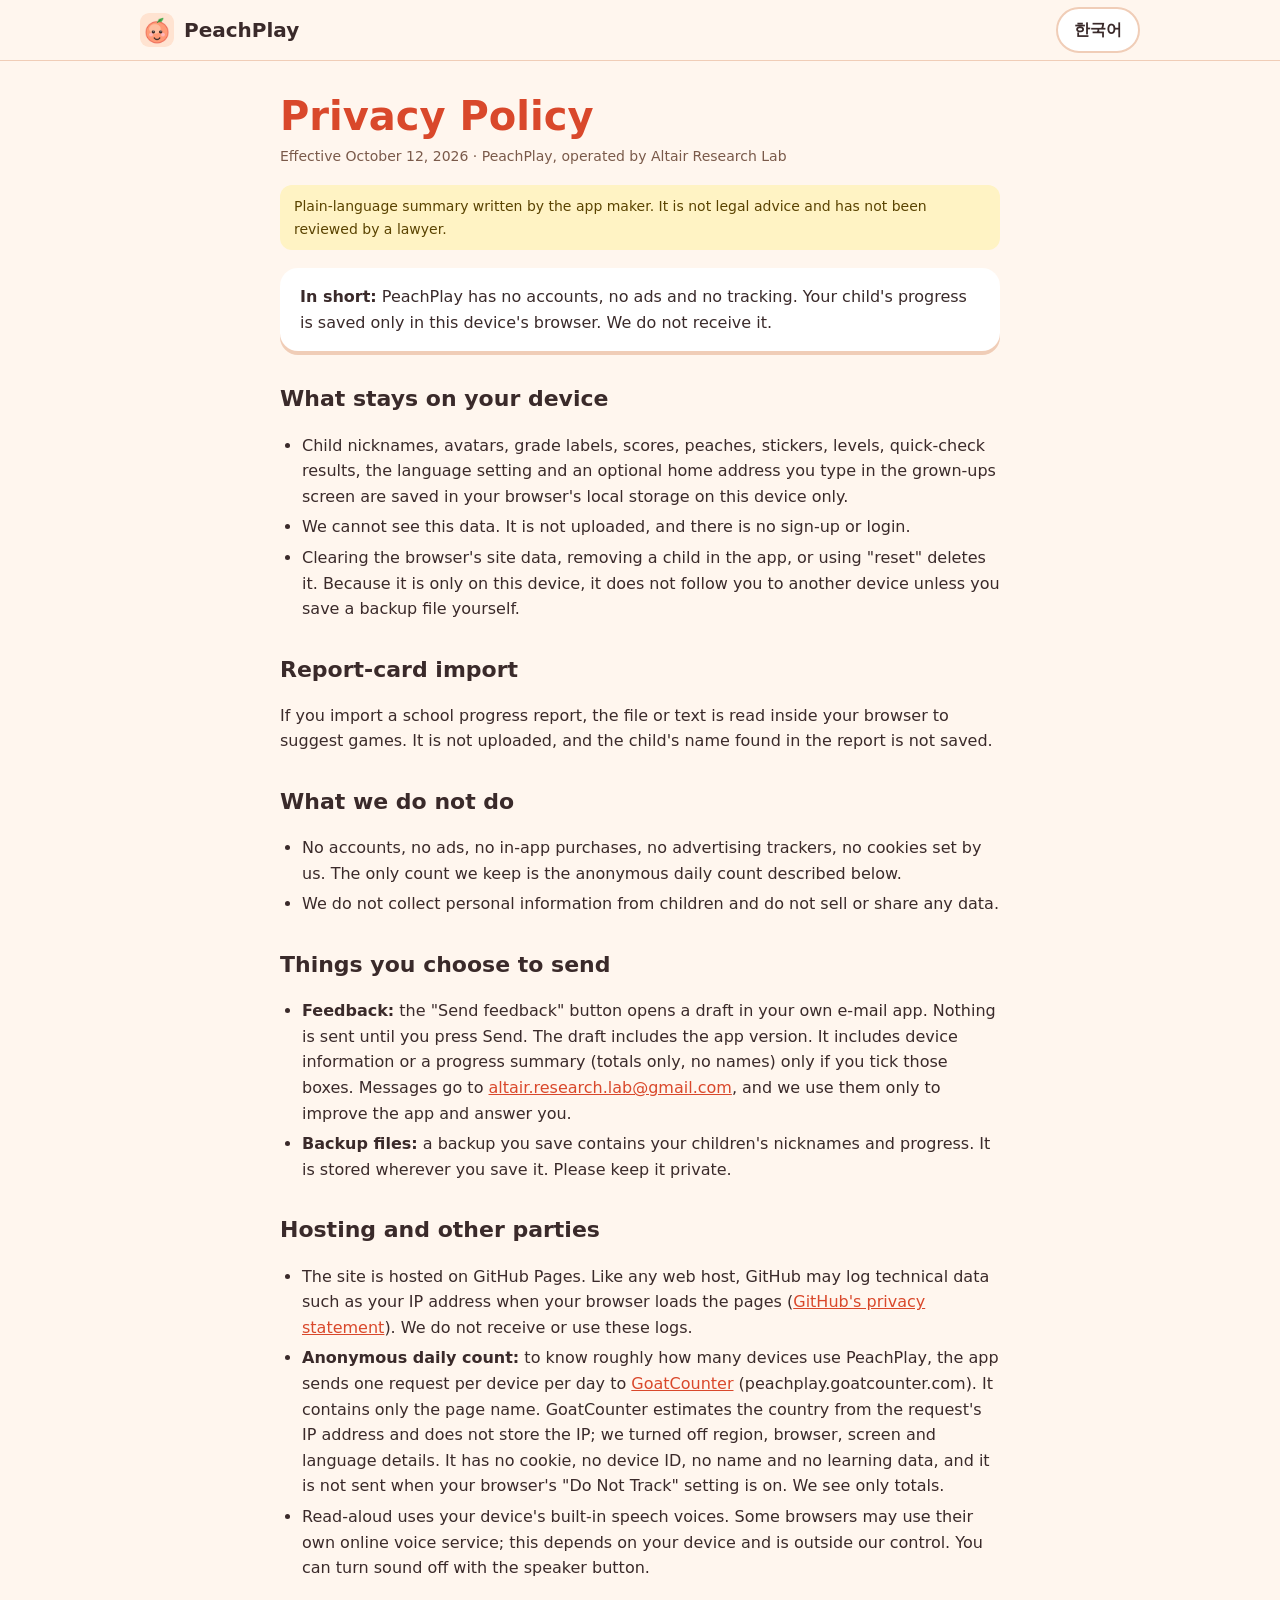
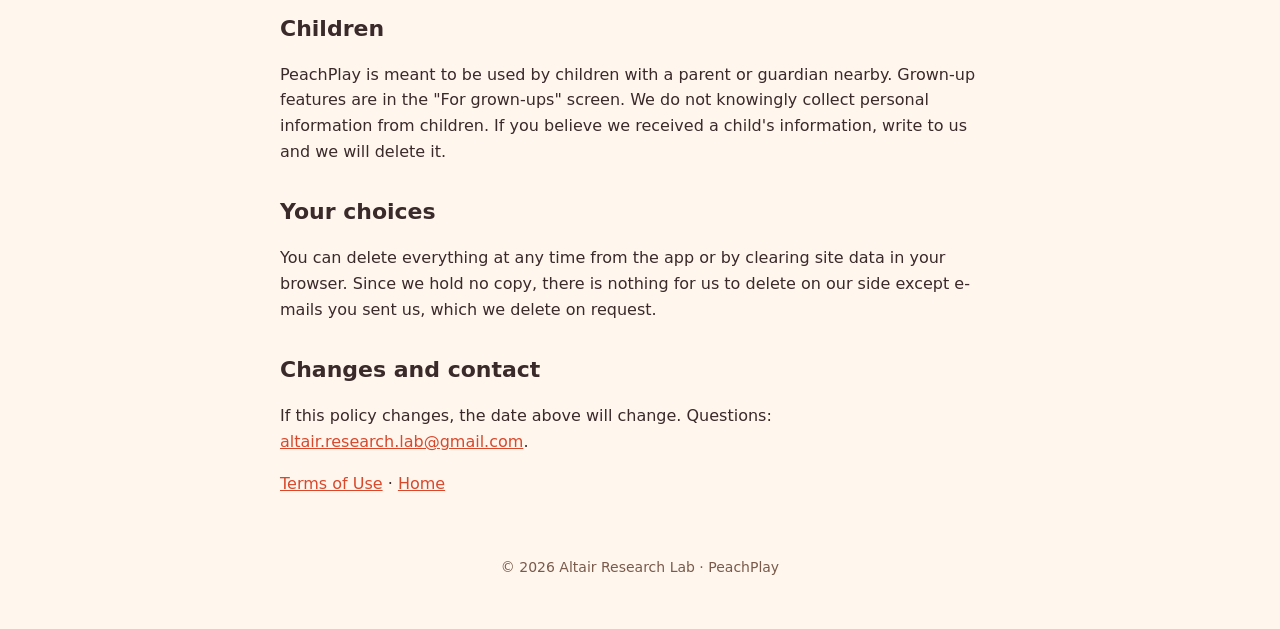
<file: privacy.html>
<!doctype html>
<html lang="en">
<head>
<meta charset="utf-8">
<meta name="viewport" content="width=device-width, initial-scale=1">
<title>Privacy Policy – PeachPlay</title>
<meta name="description" content="PeachPlay privacy policy: progress stays on your device, no accounts, no ads, no tracking.">
<meta name="theme-color" content="#ff9a76">
<link rel="icon" href="icon.svg" type="image/svg+xml">
<link rel="apple-touch-icon" href="apple-touch-icon.png">
<style>
:root{--bg:#fff6ee;--bg2:#ffe9d9;--card:#ffffff;--ink:#3a2a2a;--mute:#7a5a4a;--peach:#ff7e5f;--peach-d:#d9482b;--line:#f0cdb7;--shadow:0 4px 0 #f0cdb7}
@media (prefers-color-scheme:dark){:root{--bg:#2a1f1c;--bg2:#35261f;--card:#3b2c27;--ink:#fbeee6;--mute:#d8b9a7;--peach:#ff9a76;--peach-d:#ffb59a;--line:#5a4238;--shadow:0 4px 0 #1f1512}}
*{box-sizing:border-box}
body{margin:0;background:var(--bg);color:var(--ink);font-family:"Segoe UI",system-ui,-apple-system,"Apple SD Gothic Neo","Malgun Gothic",sans-serif;line-height:1.6;-webkit-text-size-adjust:100%}
a{color:var(--peach-d)}
.wrap{max-width:760px;margin:0 auto;padding:0 20px}
header.top{position:sticky;top:0;z-index:10;background:var(--bg);border-bottom:1px solid var(--line)}
header.top .wrap{display:flex;align-items:center;justify-content:space-between;height:60px;max-width:1040px}
.brand{display:flex;align-items:center;gap:10px;font-weight:800;font-size:20px;text-decoration:none;color:var(--ink)}
.brand img{width:34px;height:34px;border-radius:9px}
.lang{border:2px solid var(--line);background:var(--card);color:var(--ink);border-radius:999px;padding:8px 16px;font:inherit;font-weight:700;cursor:pointer;min-height:44px}
main{padding:32px 0 20px}
h1{font-size:clamp(28px,6vw,40px);line-height:1.15;margin:0 0 6px;color:var(--peach-d)}
h2{font-size:22px;margin:30px 0 6px}
.meta{color:var(--mute);font-size:14px;margin:0 0 18px}
.box{background:var(--card);border-radius:18px;padding:16px 20px;box-shadow:var(--shadow);margin:18px 0}
.warn{background:#fff3c4;color:#5a4300;border-radius:12px;padding:10px 14px;font-size:14px}
ul{padding-left:22px}li{margin:5px 0}
.ph{background:#fff3c4;color:#5a4300;border-radius:6px;padding:0 5px;font-weight:700}
footer{padding:24px 0 50px;text-align:center;color:var(--mute);font-size:14px}
[lang=en] .ko,[lang=ko] .en{display:none}
</style>
</head>
<body>
<header class="top"><div class="wrap">
  <a class="brand" href="./"><img src="icon-192.png" alt="">PeachPlay</a>
  <button class="lang" id="lang" aria-label="Language">한국어</button>
</div></header>

<main><div class="wrap">

<div class="en">
<h1>Privacy Policy</h1>
<p class="meta">Effective October 12, 2026 · PeachPlay, operated by Altair Research Lab</p>
<p class="warn">Plain-language summary written by the app maker. It is not legal advice and has not been reviewed by a lawyer.</p>

<div class="box"><b>In short:</b> PeachPlay has no accounts, no ads and no tracking. Your child's progress is saved only in this device's browser. We do not receive it.</div>

<h2>What stays on your device</h2>
<ul>
<li>Child nicknames, avatars, grade labels, scores, peaches, stickers, levels, quick-check results, the language setting and an optional home address you type in the grown-ups screen are saved in your browser's local storage on this device only.</li>
<li>We cannot see this data. It is not uploaded, and there is no sign-up or login.</li>
<li>Clearing the browser's site data, removing a child in the app, or using "reset" deletes it. Because it is only on this device, it does not follow you to another device unless you save a backup file yourself.</li>
</ul>

<h2>Report-card import</h2>
<p>If you import a school progress report, the file or text is read inside your browser to suggest games. It is not uploaded, and the child's name found in the report is not saved.</p>

<h2>What we do not do</h2>
<ul>
<li>No accounts, no ads, no in-app purchases, no advertising trackers, no cookies set by us. The only count we keep is the anonymous daily count described below.</li>
<li>We do not collect personal information from children and do not sell or share any data.</li>
</ul>

<h2>Things you choose to send</h2>
<ul>
<li><b>Feedback:</b> the "Send feedback" button opens a draft in your own e-mail app. Nothing is sent until you press Send. The draft includes the app version. It includes device information or a progress summary (totals only, no names) only if you tick those boxes. Messages go to <a href="mailto:altair.research.lab@gmail.com">altair.research.lab@gmail.com</a>, and we use them only to improve the app and answer you.</li>
<li><b>Backup files:</b> a backup you save contains your children's nicknames and progress. It is stored wherever you save it. Please keep it private.</li>
</ul>

<h2>Hosting and other parties</h2>
<ul>
<li>The site is hosted on GitHub Pages. Like any web host, GitHub may log technical data such as your IP address when your browser loads the pages (<a href="https://docs.github.com/en/site-policy/privacy-policies/github-general-privacy-statement">GitHub's privacy statement</a>). We do not receive or use these logs.</li>
<li><b>Anonymous daily count:</b> to know roughly how many devices use PeachPlay, the app sends one request per device per day to <a href="https://www.goatcounter.com/help/privacy">GoatCounter</a> (peachplay.goatcounter.com). It contains only the page name. GoatCounter estimates the country from the request's IP address and does not store the IP; we turned off region, browser, screen and language details. It has no cookie, no device ID, no name and no learning data, and it is not sent when your browser's "Do Not Track" setting is on. We see only totals.</li>
<li>Read-aloud uses your device's built-in speech voices. Some browsers may use their own online voice service; this depends on your device and is outside our control. You can turn sound off with the speaker button.</li>
</ul>

<h2>Children</h2>
<p>PeachPlay is meant to be used by children with a parent or guardian nearby. Grown-up features are in the "For grown-ups" screen. We do not knowingly collect personal information from children. If you believe we received a child's information, write to us and we will delete it.</p>

<h2>Your choices</h2>
<p>You can delete everything at any time from the app or by clearing site data in your browser. Since we hold no copy, there is nothing for us to delete on our side except e-mails you sent us, which we delete on request.</p>

<h2>Changes and contact</h2>
<p>If this policy changes, the date above will change. Questions: <a href="mailto:altair.research.lab@gmail.com">altair.research.lab@gmail.com</a>.</p>
</div>

<div class="ko">
<h1>개인정보 처리방침</h1>
<p class="meta">시행일 2026년 10월 12일 · PeachPlay (운영: Altair Research Lab)</p>
<p class="warn">앱 제작자가 쉽게 풀어 쓴 안내문이에요. 법률 자문이 아니며 변호사의 검토를 받지 않았어요.</p>

<div class="box"><b>한마디로:</b> PeachPlay에는 계정, 광고, 추적이 없어요. 아이의 기록은 이 기기의 브라우저에만 저장되고, 저희는 받지 않아요.</div>

<h2>기기 안에만 저장되는 것</h2>
<ul>
<li>아이 별명, 아바타, 학년 표시, 점수, 복숭아, 스티커, 단계, 간단 점검 결과, 언어 설정, 그리고 보호자용 화면에 직접 입력한 집 주소(선택)는 이 기기 브라우저의 로컬 저장소에만 저장돼요.</li>
<li>저희는 이 데이터를 볼 수 없어요. 업로드하지 않고, 가입이나 로그인도 없어요.</li>
<li>브라우저의 사이트 데이터를 지우거나, 앱에서 아이를 삭제하거나 '초기화'하면 사라져요. 이 기기에만 있으므로 직접 백업 파일을 저장하지 않으면 다른 기기로 옮겨지지 않아요.</li>
</ul>

<h2>성적표 가져오기</h2>
<p>학교 성적표를 가져오면 파일이나 텍스트는 브라우저 안에서만 읽어 게임을 추천해요. 업로드하지 않고, 성적표에 있는 아이 이름도 저장하지 않아요.</p>

<h2>하지 않는 것</h2>
<ul>
<li>계정, 광고, 앱 내 결제, 광고 추적 도구, 저희가 설정하는 쿠키가 없어요. 저희가 보는 숫자는 아래의 익명 하루 사용 횟수뿐이에요.</li>
<li>아이에게서 개인정보를 수집하지 않으며 어떤 데이터도 판매하거나 공유하지 않아요.</li>
</ul>

<h2>직접 보내시는 것</h2>
<ul>
<li><b>의견 보내기:</b> '의견 보내기' 버튼은 보호자님의 이메일 앱에 초안을 열어 줘요. 보내기를 누르기 전에는 아무것도 전송되지 않아요. 초안에는 앱 버전이 들어가고, 기기 정보나 기록 요약(합계만, 이름 없음)은 칸을 체크한 경우에만 들어가요. 메시지는 <a href="mailto:altair.research.lab@gmail.com">altair.research.lab@gmail.com</a>으로 가며, 앱 개선과 답장에만 사용해요.</li>
<li><b>백업 파일:</b> 저장한 백업에는 아이 별명과 기록이 들어 있어요. 저장한 곳에 그대로 남으니 다른 사람에게 보내지 마세요.</li>
</ul>

<h2>호스팅과 외부 서비스</h2>
<ul>
<li>사이트는 GitHub Pages에서 제공돼요. 다른 웹 호스트처럼 GitHub가 페이지를 불러올 때 IP 주소 같은 기술 정보를 기록할 수 있어요(<a href="https://docs.github.com/en/site-policy/privacy-policies/github-general-privacy-statement">GitHub 개인정보 처리방침</a>). 저희는 이 기록을 받거나 사용하지 않아요.</li>
<li><b>익명 하루 사용 횟수:</b> PeachPlay를 쓰는 기기가 대략 몇 대인지 알기 위해, 앱은 기기마다 하루 한 번 <a href="https://www.goatcounter.com/help/privacy">GoatCounter</a>(peachplay.goatcounter.com)로 요청을 보내요. 페이지 이름만 들어 있어요. GoatCounter는 요청의 IP 주소로 나라만 추정하고 IP는 저장하지 않아요. 지역·브라우저·화면 크기·언어 정보는 꺼 두었어요. 쿠키·기기 식별자·이름·학습 기록은 없어요. 브라우저의 '추적 안 함'이 켜져 있으면 보내지 않아요. 저희는 합계만 봐요.</li>
<li>음성 안내는 기기에 내장된 음성을 사용해요. 일부 브라우저는 자체 온라인 음성 서비스를 쓸 수 있으며, 이는 기기에 따라 다르고 저희가 통제할 수 없어요. 스피커 버튼으로 소리를 끌 수 있어요.</li>
</ul>

<h2>아이들</h2>
<p>PeachPlay는 보호자가 곁에 있는 상태에서 쓰도록 만들었어요. 보호자용 기능은 '보호자용' 화면에 있어요. 아이의 개인정보를 알면서 수집하지 않아요. 아이 정보가 저희에게 전달됐다고 생각되면 알려 주세요. 삭제할게요.</p>

<h2>선택권</h2>
<p>앱에서 또는 브라우저 사이트 데이터를 지워서 언제든 모두 삭제할 수 있어요. 저희에게는 사본이 없으므로, 보내 주신 이메일 외에 저희 쪽에서 지울 것은 없고 이메일도 요청하시면 삭제해요.</p>

<h2>변경과 문의</h2>
<p>방침이 바뀌면 위의 날짜가 바뀌어요. 문의: <a href="mailto:altair.research.lab@gmail.com">altair.research.lab@gmail.com</a>.</p>
</div>

<p><a href="terms.html"><span class="en">Terms of Use</span><span class="ko">이용 약관</span></a> · <a href="./"><span class="en">Home</span><span class="ko">처음으로</span></a></p>
</div></main>

<footer><div class="wrap">© 2026 Altair Research Lab · PeachPlay</div></footer>

<script>
(function(){
  var KEY='peachy-landing-lang',root=document.documentElement,btn=document.getElementById('lang'),lang='en';
  try{var s=localStorage.getItem(KEY);if(s)lang=s;else if((navigator.language||'').toLowerCase().indexOf('ko')===0)lang='ko'}catch(e){}
  function apply(){root.lang=lang;btn.textContent=lang==='en'?'한국어':'English';document.title=lang==='en'?'Privacy Policy – PeachPlay':'개인정보 처리방침 – PeachPlay'}
  btn.onclick=function(){lang=lang==='en'?'ko':'en';try{localStorage.setItem(KEY,lang)}catch(e){}apply()};
  apply();
})();
</script>
</body>
</html>
</file>
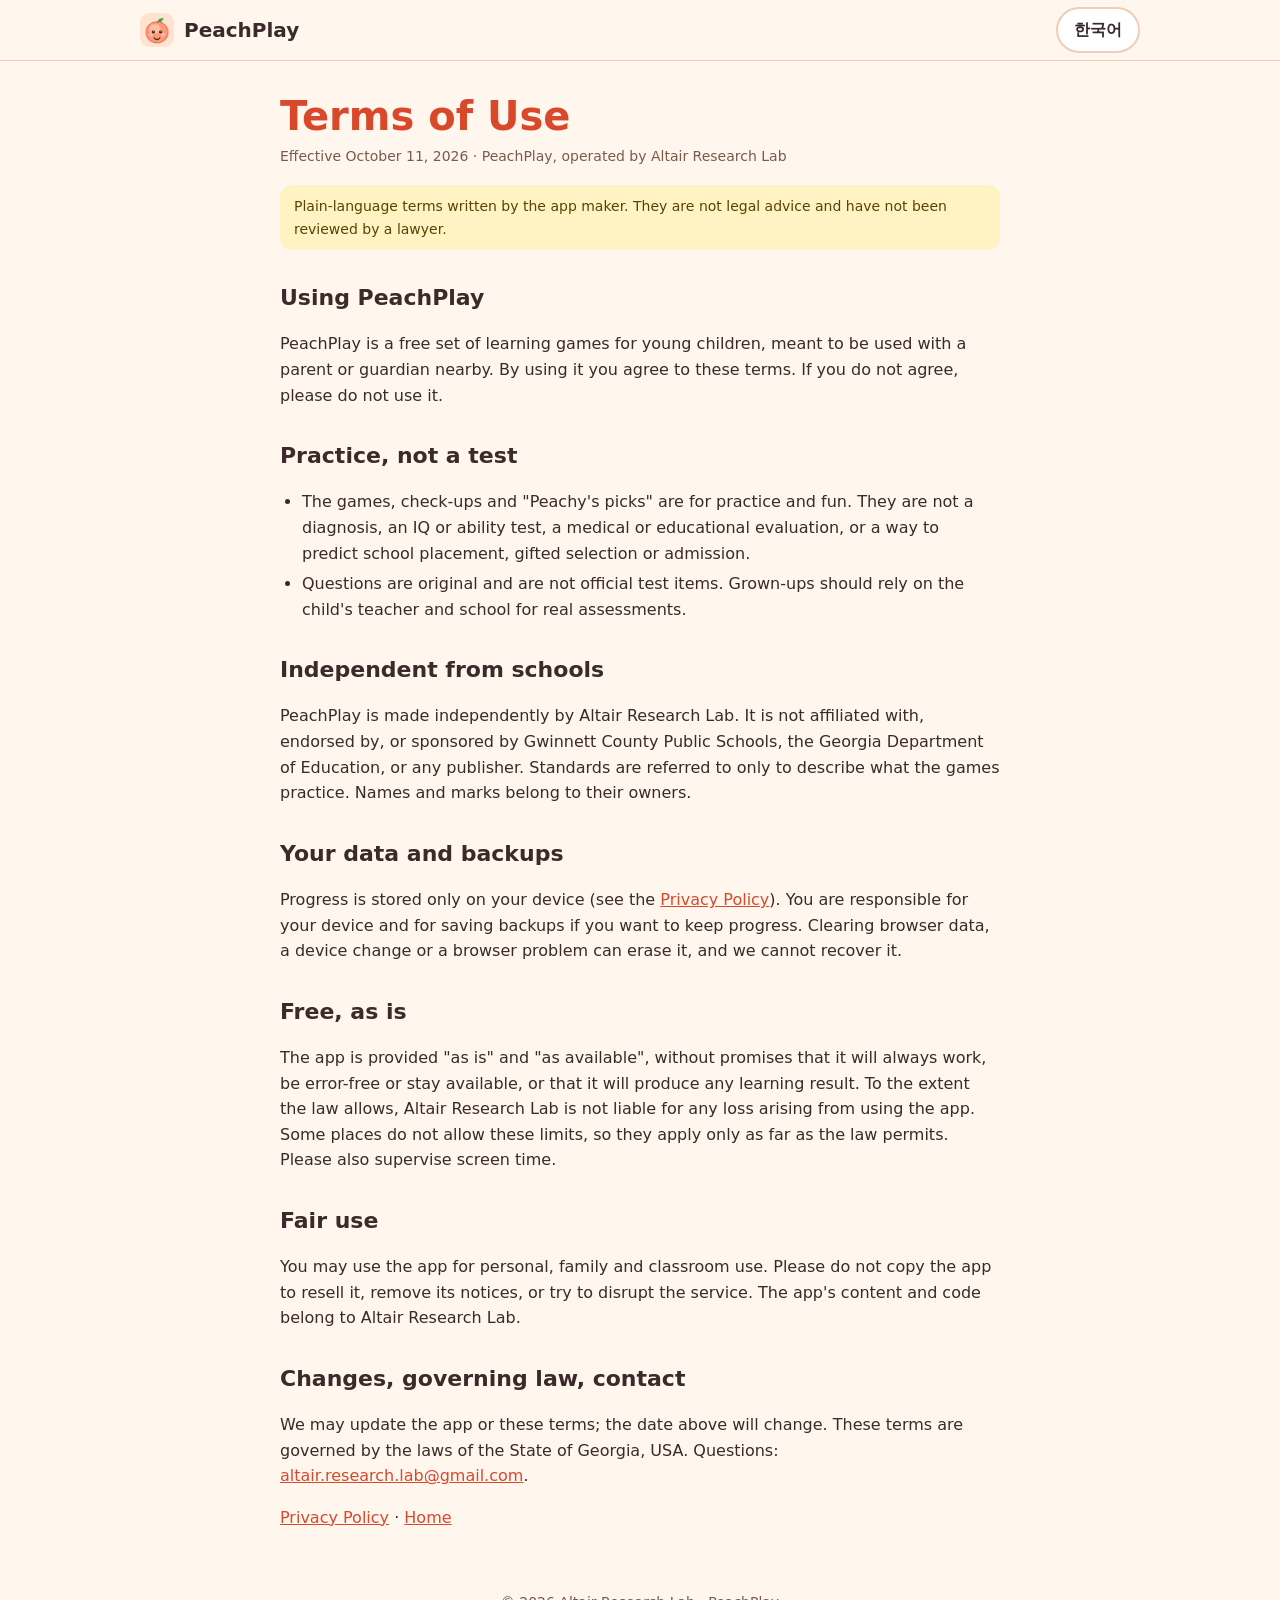
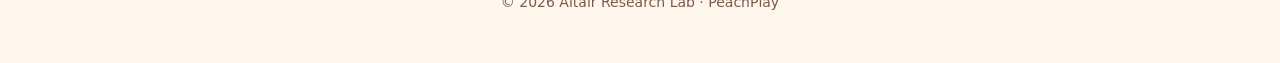
<file: terms.html>
<!doctype html>
<html lang="en">
<head>
<meta charset="utf-8">
<meta name="viewport" content="width=device-width, initial-scale=1">
<title>Terms of Use – PeachPlay</title>
<meta name="description" content="PeachPlay terms of use: free educational games, provided as is, independent from any school district.">
<meta name="theme-color" content="#ff9a76">
<link rel="icon" href="icon.svg" type="image/svg+xml">
<link rel="apple-touch-icon" href="apple-touch-icon.png">
<style>
:root{--bg:#fff6ee;--bg2:#ffe9d9;--card:#ffffff;--ink:#3a2a2a;--mute:#7a5a4a;--peach:#ff7e5f;--peach-d:#d9482b;--line:#f0cdb7;--shadow:0 4px 0 #f0cdb7}
@media (prefers-color-scheme:dark){:root{--bg:#2a1f1c;--bg2:#35261f;--card:#3b2c27;--ink:#fbeee6;--mute:#d8b9a7;--peach:#ff9a76;--peach-d:#ffb59a;--line:#5a4238;--shadow:0 4px 0 #1f1512}}
*{box-sizing:border-box}
body{margin:0;background:var(--bg);color:var(--ink);font-family:"Segoe UI",system-ui,-apple-system,"Apple SD Gothic Neo","Malgun Gothic",sans-serif;line-height:1.6;-webkit-text-size-adjust:100%}
a{color:var(--peach-d)}
.wrap{max-width:760px;margin:0 auto;padding:0 20px}
header.top{position:sticky;top:0;z-index:10;background:var(--bg);border-bottom:1px solid var(--line)}
header.top .wrap{display:flex;align-items:center;justify-content:space-between;height:60px;max-width:1040px}
.brand{display:flex;align-items:center;gap:10px;font-weight:800;font-size:20px;text-decoration:none;color:var(--ink)}
.brand img{width:34px;height:34px;border-radius:9px}
.lang{border:2px solid var(--line);background:var(--card);color:var(--ink);border-radius:999px;padding:8px 16px;font:inherit;font-weight:700;cursor:pointer;min-height:44px}
main{padding:32px 0 20px}
h1{font-size:clamp(28px,6vw,40px);line-height:1.15;margin:0 0 6px;color:var(--peach-d)}
h2{font-size:22px;margin:30px 0 6px}
.meta{color:var(--mute);font-size:14px;margin:0 0 18px}
.box{background:var(--card);border-radius:18px;padding:16px 20px;box-shadow:var(--shadow);margin:18px 0}
.warn{background:#fff3c4;color:#5a4300;border-radius:12px;padding:10px 14px;font-size:14px}
ul{padding-left:22px}li{margin:5px 0}
.ph{background:#fff3c4;color:#5a4300;border-radius:6px;padding:0 5px;font-weight:700}
footer{padding:24px 0 50px;text-align:center;color:var(--mute);font-size:14px}
[lang=en] .ko,[lang=ko] .en{display:none}
</style>
</head>
<body>
<header class="top"><div class="wrap">
  <a class="brand" href="./"><img src="icon-192.png" alt="">PeachPlay</a>
  <button class="lang" id="lang" aria-label="Language">한국어</button>
</div></header>

<main><div class="wrap">

<div class="en">
<h1>Terms of Use</h1>
<p class="meta">Effective October 11, 2026 · PeachPlay, operated by Altair Research Lab</p>
<p class="warn">Plain-language terms written by the app maker. They are not legal advice and have not been reviewed by a lawyer.</p>

<h2>Using PeachPlay</h2>
<p>PeachPlay is a free set of learning games for young children, meant to be used with a parent or guardian nearby. By using it you agree to these terms. If you do not agree, please do not use it.</p>

<h2>Practice, not a test</h2>
<ul>
<li>The games, check-ups and "Peachy's picks" are for practice and fun. They are not a diagnosis, an IQ or ability test, a medical or educational evaluation, or a way to predict school placement, gifted selection or admission.</li>
<li>Questions are original and are not official test items. Grown-ups should rely on the child's teacher and school for real assessments.</li>
</ul>

<h2>Independent from schools</h2>
<p>PeachPlay is made independently by Altair Research Lab. It is not affiliated with, endorsed by, or sponsored by Gwinnett County Public Schools, the Georgia Department of Education, or any publisher. Standards are referred to only to describe what the games practice. Names and marks belong to their owners.</p>

<h2>Your data and backups</h2>
<p>Progress is stored only on your device (see the <a href="privacy.html">Privacy Policy</a>). You are responsible for your device and for saving backups if you want to keep progress. Clearing browser data, a device change or a browser problem can erase it, and we cannot recover it.</p>

<h2>Free, as is</h2>
<p>The app is provided "as is" and "as available", without promises that it will always work, be error-free or stay available, or that it will produce any learning result. To the extent the law allows, Altair Research Lab is not liable for any loss arising from using the app. Some places do not allow these limits, so they apply only as far as the law permits. Please also supervise screen time.</p>

<h2>Fair use</h2>
<p>You may use the app for personal, family and classroom use. Please do not copy the app to resell it, remove its notices, or try to disrupt the service. The app's content and code belong to Altair Research Lab.</p>

<h2>Changes, governing law, contact</h2>
<p>We may update the app or these terms; the date above will change. These terms are governed by the laws of the State of Georgia, USA. Questions: <a href="mailto:altair.research.lab@gmail.com">altair.research.lab@gmail.com</a>.</p>
</div>

<div class="ko">
<h1>이용 약관</h1>
<p class="meta">시행일 2026년 10월 11일 · PeachPlay (운영: Altair Research Lab)</p>
<p class="warn">앱 제작자가 쉽게 풀어 쓴 약관이에요. 법률 자문이 아니며 변호사의 검토를 받지 않았어요.</p>

<h2>PeachPlay 사용</h2>
<p>PeachPlay는 어린아이를 위한 무료 학습 게임이며, 보호자가 곁에 있는 상태에서 쓰도록 만들었어요. 사용하면 이 약관에 동의한 것으로 봅니다. 동의하지 않으면 사용하지 말아 주세요.</p>

<h2>연습이지 시험이 아니에요</h2>
<ul>
<li>게임, 간단 점검, '피치의 추천'은 연습과 재미를 위한 것이에요. 진단, IQ·능력 검사, 의학적·교육적 평가가 아니며, 학교 배정·영재 선발·입학 가능성을 예측하지 않아요.</li>
<li>문제는 직접 만든 것이며 공식 시험 문항이 아니에요. 실제 평가는 담임 선생님과 학교를 기준으로 해 주세요.</li>
</ul>

<h2>학교와는 별개예요</h2>
<p>PeachPlay는 Altair Research Lab이 독립적으로 만들었어요. Gwinnett County Public Schools, Georgia Department of Education, 어떤 출판사와도 제휴·승인·후원 관계가 없어요. 교육 기준은 게임이 무엇을 연습하는지 설명할 때만 언급해요. 이름과 상표는 각 소유자의 것이에요.</p>

<h2>데이터와 백업</h2>
<p>기록은 기기에만 저장돼요(<a href="privacy.html">개인정보 처리방침</a> 참고). 기기 관리와, 기록을 보관하려면 백업을 저장하는 일은 이용자의 몫이에요. 브라우저 데이터 삭제, 기기 교체, 브라우저 문제로 기록이 지워질 수 있고 저희가 복구할 수 없어요.</p>

<h2>무료, 있는 그대로</h2>
<p>앱은 "있는 그대로", "제공 가능한 범위에서" 제공돼요. 항상 작동하거나 오류가 없거나 계속 제공된다는 약속, 학습 성과를 낸다는 약속은 하지 않아요. 법이 허용하는 범위에서 Altair Research Lab은 앱 사용으로 생긴 손해에 책임을 지지 않아요. 이런 제한을 허용하지 않는 지역에서는 법이 허용하는 만큼만 적용돼요. 화면 사용 시간도 함께 살펴 주세요.</p>

<h2>사용 범위</h2>
<p>개인, 가정, 교실에서 사용할 수 있어요. 앱을 복사해 판매하거나, 표시를 지우거나, 서비스를 방해하지 말아 주세요. 앱의 콘텐츠와 코드는 Altair Research Lab에 있어요.</p>

<h2>변경, 준거법, 문의</h2>
<p>앱이나 약관을 바꿀 수 있고, 그러면 위의 날짜가 바뀌어요. 이 약관은 미국 조지아주 법을 따라요. 문의: <a href="mailto:altair.research.lab@gmail.com">altair.research.lab@gmail.com</a>.</p>
</div>

<p><a href="privacy.html"><span class="en">Privacy Policy</span><span class="ko">개인정보 처리방침</span></a> · <a href="./"><span class="en">Home</span><span class="ko">처음으로</span></a></p>
</div></main>

<footer><div class="wrap">© 2026 Altair Research Lab · PeachPlay</div></footer>

<script>
(function(){
  var KEY='peachy-landing-lang',root=document.documentElement,btn=document.getElementById('lang'),lang='en';
  try{var s=localStorage.getItem(KEY);if(s)lang=s;else if((navigator.language||'').toLowerCase().indexOf('ko')===0)lang='ko'}catch(e){}
  function apply(){root.lang=lang;btn.textContent=lang==='en'?'한국어':'English';document.title=lang==='en'?'Terms of Use – PeachPlay':'이용 약관 – PeachPlay'}
  btn.onclick=function(){lang=lang==='en'?'ko':'en';try{localStorage.setItem(KEY,lang)}catch(e){}apply()};
  apply();
})();
</script>
</body>
</html>
</file>
<file: play/style.css>
:root{--bg:#fff1e6;--card:#fff;--ink:#3a2a2a;--peach:#ff9a76;--leaf:#4caf50;--good:#2a9d8f;--bad:#e76f51;--blue:#4cc9f0;
  --math:#ff8c42;--read:#7b61ff;--ss:#e63946;--sci:#2a9d8f}
*{box-sizing:border-box;-webkit-tap-highlight-color:transparent}
html,body{margin:0;min-height:100%;background:var(--bg);color:var(--ink);font-family:"Segoe UI",system-ui,sans-serif;touch-action:pan-x pan-y}
header{display:flex;justify-content:space-between;align-items:center;padding:8px 16px;position:sticky;top:0;background:var(--bg);z-index:5}
#peaches{font-size:28px;font-weight:700}
/* P-nozoom116: scrolling stays, pinch and double-tap zoom do not (drawing surfaces keep their own touch-action:none) */
*{touch-action:pan-x pan-y}
button{font:inherit;color:inherit;cursor:pointer;border:0}
button:disabled{cursor:default}
.icon{font-size:32px;background:var(--card);border-radius:16px;width:64px;height:64px;box-shadow:0 3px 0 #0002}
.pill{font-size:20px;background:var(--card);border-radius:999px;padding:14px 22px;box-shadow:0 3px 0 #0002}
main{max-width:1000px;margin:0 auto;padding:8px 16px 40px;text-align:center}
h1{font-size:clamp(34px,6vw,54px);margin:4px 0 0;color:#d9552b}
h2{font-size:26px;text-align:left;margin:22px 0 10px}
.tag{font-size:20px;margin-bottom:8px;color:#8a5a44}
.subj.math h2{color:var(--math)}.subj.read h2{color:var(--read)}.subj.ss h2{color:var(--ss)}.subj.sci h2{color:var(--sci)}
.menu{display:grid;grid-template-columns:repeat(auto-fill,minmax(210px,1fr));gap:14px}
.big{background:var(--card);border-radius:24px;padding:16px 10px;font-size:22px;font-weight:700;box-shadow:0 6px 0 #0002;min-height:130px;border-top:8px solid var(--math)}
.big.read{border-top-color:var(--read)}.big.ss{border-top-color:var(--ss)}.big.sci{border-top-color:var(--sci)}
.big .gi{display:block;font-size:40px}
.big small{display:block;font-size:16px;font-weight:400;margin-top:6px;color:#7a6a6a}
.big:active,.opt:active{transform:translateY(3px)}
.prompt{font-size:clamp(24px,4vw,36px);font-weight:700;margin:12px 0}
.say{font-size:28px;background:var(--blue);border-radius:999px;padding:6px 16px;margin-left:10px}
.show{margin:8px 0;font-size:64px}
.train{display:flex;gap:10px;justify-content:center;flex-wrap:wrap;margin:14px 0}
.car{background:var(--card);border-radius:18px;padding:10px;min-width:100px;box-shadow:0 4px 0 #0002;border:4px solid var(--math)}
.car .n{font-size:42px;font-weight:800}
.car.gap{border-style:dashed;background:#fff8}
.dots{display:grid;grid-template-columns:repeat(5,1fr);gap:3px;font-size:16px;line-height:1.1;min-height:36px}
.pat .pc{background:var(--card);border-radius:14px;width:76px;height:76px;font-size:44px;display:flex;align-items:center;justify-content:center;border:3px solid var(--math)}
.pat .pc.gap{border-style:dashed;background:#fff8}
.opts{display:flex;gap:16px;justify-content:center;flex-wrap:wrap;margin-top:12px}
.opt{background:var(--card);border-radius:24px;min-width:130px;min-height:100px;padding:10px 16px;box-shadow:0 6px 0 #0002;display:flex;flex-direction:column;align-items:center;justify-content:center;font-size:24px}
.opt .num{font-size:52px;font-weight:800}
.opt .emo{font-size:72px;line-height:1.1}
.opt .ol{font-size:20px;font-weight:600;margin-top:4px}
.opt .word{font-size:28px;font-weight:700}
.opt.ok{background:var(--good);color:#fff}
.opt.no{background:var(--bad);color:#fff;animation:shake .3s}
@keyframes shake{25%{transform:translateX(-8px)}75%{transform:translateX(8px)}}
.opts.words .opt{min-width:220px}
.opts.groups .opt{min-width:200px}
.opts.shapes .opt{min-width:120px}
.opts.flags .opt{padding:12px}
.shape{width:90px;height:90px}
.flag{width:260px;max-width:40vw;border:2px solid #0003;border-radius:6px}
.grp{display:flex;flex-wrap:wrap;gap:2px;justify-content:center;max-width:210px;font-size:34px;line-height:1.1}
.grp.sm{font-size:30px}
.story{display:flex;align-items:center;justify-content:center;gap:14px;flex-wrap:wrap;font-size:34px}
.story .op{font-size:44px;font-weight:800}
.story .gone{opacity:.35;text-decoration:line-through;filter:grayscale(1);position:relative}
.story .gone::after{content:'✖';color:#c1121f;position:absolute;left:0;font-size:30px}
.frame{display:grid;grid-template-columns:repeat(5,1fr);gap:10px;max-width:560px;margin:20px auto;background:var(--card);padding:14px;border-radius:24px;box-shadow:0 5px 0 #0002}
.frame.mini{gap:4px;max-width:260px;margin:0;padding:8px}
.frame.mini .cell{font-size:26px;border-width:2px;border-radius:8px}
.cell{aspect-ratio:1;background:#eef;border-radius:16px;font-size:clamp(32px,7vw,56px);display:flex;align-items:center;justify-content:center;border:3px dashed #99a}
.cell.on{background:#ffeccf;border:3px solid var(--peach)}
/* Empty ten-frame cells are not buttons; no pointer cursor (Chromebook mouse users read it as clickable). */
.scatter{display:flex;flex-wrap:wrap;gap:6px;justify-content:center;max-width:620px;margin:0 auto}
.obj{background:none;font-size:56px;padding:4px;position:relative;line-height:1}
.obj.counted{opacity:.45}
.obj.counted::after{content:attr(data-n);position:absolute;right:0;top:0;background:var(--good);color:#fff;border-radius:50%;font-size:20px;width:30px;height:30px;line-height:30px;font-weight:700}
.graph{display:flex;gap:30px;justify-content:center;align-items:flex-end;font-size:30px}
.gstack{display:flex;flex-direction:column-reverse;border-bottom:4px solid #8a5a44;padding:0 10px}
.gstack span{line-height:1.1}
.glabel{margin-top:4px}
.letter{font-size:clamp(80px,18vw,140px);font-weight:800;color:var(--read);line-height:1}
.bigword{font-size:52px;font-weight:700}
.hint{font-size:18px;color:#8a5a44;margin-top:4px}
.mapwrap{display:flex;gap:20px;justify-content:center;align-items:center}
.map{display:grid;grid-template-columns:repeat(3,80px);grid-template-rows:repeat(3,80px);gap:4px;background:#bfe3b4;padding:8px;border-radius:14px}
.mc{background:#d9f2d0;border-radius:8px;font-size:48px;display:flex;align-items:center;justify-content:center}
.rose{position:relative;width:110px;height:110px;border:4px solid var(--ink);border-radius:50%;background:var(--card);font-size:22px;font-weight:800}
.rose span{position:absolute}.rn{top:2px;left:50%;transform:translateX(-50%)}.rs{bottom:2px;left:50%;transform:translateX(-50%)}.rw{left:8px;top:50%;transform:translateY(-50%)}.re{right:8px;top:50%;transform:translateY(-50%)}
.cheer{font-size:34px;font-weight:800;color:var(--good);min-height:46px;margin-top:10px}
.fact{font-size:22px;min-height:30px;color:#6b4a3a}
.next{font-size:28px;background:var(--peach);color:#fff;border-radius:999px;padding:16px 36px;box-shadow:0 5px 0 #0002;margin-top:10px}
.tablewrap{overflow-x:auto}
table{margin:auto;background:var(--card);border-radius:16px;padding:12px;font-size:18px;text-align:left}
td,th{padding:6px 12px}
.form{display:flex;flex-wrap:wrap;gap:10px;justify-content:center;align-items:center}
input{font:inherit;font-size:20px;padding:12px;border-radius:12px;border:2px solid #cbb;min-width:240px}
.link{background:none;text-decoration:underline;font-size:18px;margin:26px 0 10px;display:block;margin-inline:auto}
.note{font-size:14px;color:#8a7a7a;max-width:640px;margin:10px auto}
.focus{font-size:20px}
@media (max-width:600px){.flag{max-width:70vw}.opt .emo{font-size:56px}.map{grid-template-columns:repeat(3,64px);grid-template-rows:repeat(3,64px)}}

.progress{height:26px;background:#fff;border-radius:999px;margin:4px auto 0;max-width:420px;position:relative;overflow:hidden;box-shadow:inset 0 2px 0 #0002}
.progress div{height:100%;background:var(--peach)}
.progress span{position:absolute;inset:0;font-size:16px;font-weight:700;line-height:26px}
.skip{background:none;font-size:20px;text-decoration:underline;margin:6px 0}
.opt.picked{background:#ffe8b0}
.big.pick{border-top-width:8px;position:relative}
.big.pick::before{content:'⭐';position:absolute;right:10px;top:6px;font-size:26px}
.subj.picks h2{color:#d9552b}
.intro .big{min-height:170px}
textarea{width:100%;max-width:640px;font:inherit;font-size:16px;padding:10px;border-radius:12px;border:2px solid #cbb}
.note2{font-size:18px;color:#6b4a3a}
.warn{color:var(--bad);font-weight:700}

.canvaswrap{display:flex;justify-content:center;margin:8px 0}
canvas.draw{background:#fff;border-radius:18px;box-shadow:0 5px 0 #0002;touch-action:none;cursor:crosshair}
.palette{display:flex;gap:8px;justify-content:center;flex-wrap:wrap;margin:8px 0}
.sw{width:48px;height:48px;border-radius:50%;border:4px solid #fff;box-shadow:0 2px 0 #0003}
.sw.sel{border-color:var(--ink)}.sw.sz{background:var(--card);font-size:22px}
.slots{display:flex;gap:8px;justify-content:center;flex-wrap:wrap;margin:6px 0}
.slot{min-width:56px;height:68px;padding:0 8px;border-bottom:5px solid var(--ink);font-size:44px;font-weight:800;color:var(--good);display:flex;align-items:center;justify-content:center}
.opts.tiles .opt.tile{min-width:64px;min-height:72px;font-size:36px;font-weight:800;padding:6px 14px}
.tile.used{opacity:.25}
.big-say{font-size:44px;padding:10px 28px}
.bar{height:34px;border-radius:17px;margin:6px 0}
.opts.bars .opt{min-width:300px;align-items:flex-start}
.mem{display:grid;grid-template-columns:repeat(4,1fr);gap:10px;max-width:520px;margin:12px auto}
.card{aspect-ratio:1;border-radius:16px;background:var(--peach);font-size:44px;font-weight:800;position:relative;box-shadow:0 4px 0 #0002;color:var(--ink)}
.card .face{display:none}.card.flip{background:#fff}.card.flip .back{display:none}.card.flip .face{display:inline}
.card.gone{visibility:hidden}
.subj.write h2{color:#9d4edd}.big.write{border-top-color:#9d4edd}

.big.surprise{width:100%;max-width:420px;min-height:90px;margin:12px auto;display:block;border-top-color:var(--peach);background:#fff6ec}
.train.sm .car{min-width:70px;padding:6px}.train.sm .dots{font-size:12px}

.map.n4{grid-template-columns:repeat(4,64px);grid-template-rows:repeat(4,64px)}
.map.n4 .mc{font-size:38px}
/* Flags level 2: two small feature pictures per choice (stripes, star layout, star count, gold circle). */
.fpair{display:flex;gap:6px;align-items:center;justify-content:center}
.fpair{max-width:100%}
.ffeat{width:clamp(30px,6dvh,44px);flex:0 1 auto;min-width:0;height:auto;border:1px solid #0003;border-radius:4px}
.ffeat.fnum{width:auto;border:0;font-size:clamp(15px,3dvh,22px);white-space:nowrap;font-weight:800;line-height:1}
</file>
<file: play/ui.css>
/* Phone-first layout pass: everything for one question fits on one screen, answers sit in one row. */
header{padding:6px 12px}
.icon{width:52px;height:52px;font-size:26px;border-radius:14px}
.pill{font-size:17px;padding:10px 16px}
#peaches{font-size:24px}
main{padding:4px 12px 28px}

/* question line: text + small speaker inline */
.prompt{font-size:clamp(20px,5.6vw,32px);line-height:1.25;margin:6px 0 4px}
.say{display:inline-flex;align-items:center;justify-content:center;font-size:20px;width:44px;height:44px;padding:0;margin-left:8px;vertical-align:middle}
.show{margin:4px 0;font-size:clamp(44px,13vw,64px)}
.cheer{font-size:clamp(24px,6.5vw,34px);min-height:38px;margin-top:6px}
.fact{font-size:clamp(16px,4.4vw,22px);min-height:26px}

/* number trains: one row, cars share the width */
.train{display:flex;flex-wrap:nowrap;gap:6px;justify-content:center;margin:8px 0}
.car{flex:1 1 0;min-width:0;max-width:130px;padding:6px 4px;border-width:3px;border-radius:14px}
.car .n{font-size:clamp(26px,8.5vw,42px);line-height:1.1}
.dots{font-size:clamp(9px,2.7vw,15px);gap:1px;min-height:0}
.dots span{line-height:1.05}
.train.sm{flex-wrap:wrap}
.train.sm .car{flex:0 0 calc(20% - 6px);max-width:none}
.train.sm .dots{font-size:clamp(8px,2.2vw,11px)}
.pat{flex-wrap:wrap}
.pat .pc{flex:0 0 auto;width:clamp(48px,14vw,76px);height:clamp(48px,14vw,76px);font-size:clamp(28px,8vw,44px)}

/* answer rows: always one row (wrap only where many tiles are needed) */
.opts{display:flex;flex-wrap:nowrap;gap:10px;justify-content:center;align-items:stretch;margin-top:8px}
.opt{flex:1 1 0;min-width:0 !important;max-width:200px;min-height:84px;padding:8px 6px;border-radius:20px}
.opt .num{font-size:clamp(32px,10vw,52px)}
.opt .emo{font-size:clamp(40px,13vw,68px)}
.opt .ol{font-size:clamp(13px,3.6vw,18px);line-height:1.15;word-break:keep-all}
.opts.words,.opts.bars{flex-direction:column;align-items:center}
.opts.words .opt,.opts.bars .opt{flex:none;width:100%;max-width:460px;min-height:64px}
.opts.tiles{flex-wrap:wrap}
.opts.tiles .opt.tile{flex:0 0 auto;min-width:56px !important}
.opts.flags .opt{max-width:300px}
.flag{width:100%;max-width:none}
.opts.groups .opt{max-width:260px}
.grp{max-width:100%;font-size:clamp(22px,7vw,34px)}
.grp.sm{font-size:clamp(20px,6vw,30px)}
.shape{width:clamp(56px,18vw,90px);height:clamp(56px,18vw,90px)}
.bar{max-width:100%}

/* buttons */
.next{position:sticky;bottom:12px;font-size:clamp(22px,6vw,28px);padding:14px 32px;z-index:4}
.skip{font-size:16px;margin:2px 0}
.progress{height:20px;margin:2px auto 0}.progress span{line-height:20px;font-size:13px}

/* home: two columns on phones */
h1{font-size:clamp(30px,8vw,48px);margin:2px 0 0}
h2{font-size:22px;margin:16px 0 8px}
.menu{grid-template-columns:repeat(auto-fill,minmax(150px,1fr));gap:10px}
.big{min-height:112px;padding:12px 8px;font-size:clamp(16px,4.4vw,20px);border-radius:20px}
.big .gi{font-size:34px}
.big small{font-size:13px;margin-top:4px}
.big.surprise{min-height:76px;font-size:22px}
.big.surprise .gi{display:inline;margin-right:8px;font-size:30px}
.mem{gap:8px}
.map{grid-template-columns:repeat(3,clamp(52px,16vw,80px));grid-template-rows:repeat(3,clamp(52px,16vw,80px))}
.map.n4{grid-template-columns:repeat(4,clamp(46px,13vw,64px));grid-template-rows:repeat(4,clamp(46px,13vw,64px))}
.rose{width:clamp(80px,24vw,110px);height:clamp(80px,24vw,110px);font-size:18px}
.mapwrap{gap:12px}
.frame{max-width:min(520px,100%);gap:6px;padding:10px;margin:10px auto}
.scatter .obj,.obj{font-size:clamp(40px,12vw,56px)}
.letter{font-size:clamp(70px,22vw,130px)}
.slot{min-width:44px;height:56px;font-size:36px}

/* dots: drawn with CSS so they scale exactly to the car width */
.car{overflow:hidden}
.dots{display:grid;grid-template-columns:repeat(5,1fr);gap:clamp(1px,.6vw,3px);font-size:0;padding:0 2px}
.dots span{display:block;font-size:0;aspect-ratio:1;border-radius:50%;background:radial-gradient(circle at 35% 30%,#8ecbff,#2f80ed)}
html,body{overflow-x:clip}

/* use the height of a phone: roomier rows */
.opts{margin-top:clamp(14px,4vh,40px)}
.opt{min-height:clamp(96px,15vh,150px)}
.train{margin:clamp(10px,3vh,28px) 0}
.opts.words .opt,.opts.bars .opt{min-height:64px}
.opts.tiles .opt.tile{min-height:64px}
.cheer{margin-top:clamp(8px,2vh,20px)}

/* global sound toggle in the header */
#muteBtn{width:52px;height:52px;font-size:26px;background:#fff}
#muteBtn.off{background:#ffd6d0}
body.muted .say{opacity:.35}

/* check-ups */
h2{display:flex;justify-content:space-between;align-items:center;gap:8px}
.chk{background:#fff;border-radius:999px;padding:8px 14px;font-size:15px;font-weight:700;box-shadow:0 3px 0 #0002;color:var(--ink)}
.scorebox{background:#fff;border-radius:24px;padding:16px;max-width:420px;margin:10px auto;box-shadow:0 5px 0 #0002}
.bigscore{display:block;font-size:56px;font-weight:800;color:var(--good)}
.peachrow{display:block;font-size:24px;line-height:1.3;word-break:break-all}
.cmp{font-size:22px;font-weight:700}
.good{color:var(--good);font-size:20px;font-weight:700}
.bar2{display:inline-block;width:90px;height:12px;background:#eee;border-radius:6px;overflow:hidden}.bar2 i{display:block;height:100%;background:var(--peach)}

/* brain games */
.subj.brain h2{color:#6c5ce7}.big.brain{border-top-color:#6c5ce7}
.dotsvg{width:min(92vw,440px);max-height:56vh;background:#fff;border-radius:20px;box-shadow:0 5px 0 #0002;margin:6px auto;display:block;touch-action:none}
.dc{fill:#fff;stroke:#1d3557;stroke-width:1.2}.dg.done .dc{fill:#06d6a0}.dg.no .dc{fill:#e76f51}
.dt{font-size:5px;font-weight:800;text-anchor:middle;fill:#1d3557;pointer-events:none}
.dg{cursor:pointer}
.ldot{fill:#1d3557}
.lcount{font-size:22px;font-weight:800;margin:4px 0}
.shadowed{filter:brightness(0);opacity:.85}
.maze{display:grid;grid-template-columns:repeat(var(--n),var(--cs,clamp(44px,14vw,64px)));margin:10px auto;width:max-content;touch-action:none;background:#fff;border-radius:6px;padding:4px}
.mc2{width:clamp(44px,14vw,64px);height:clamp(44px,14vw,64px);display:flex;align-items:center;justify-content:center;font-size:clamp(26px,8vw,38px);border:0 solid #1d3557}
.mc2.wt{border-top-width:4px}.mc2.wr{border-right-width:4px}.mc2.wb{border-bottom-width:4px}.mc2.wl{border-left-width:4px}
.mc2.trail{background:#fff0c9}
.dpad{display:flex;flex-direction:column;align-items:center;gap:6px;margin-top:8px}
.dpad .pill{font-size:26px;min-width:64px;min-height:56px;margin:2px}
.pads{display:grid;grid-template-columns:1fr 1fr;gap:12px;width:min(88vw,360px);margin:14px auto}
.pad{aspect-ratio:1.2;border-radius:24px;box-shadow:0 6px 0 #0003;opacity:.78}
.pad{font-size:clamp(48px,16vw,84px);font-weight:800;color:#fff;text-shadow:0 2px 0 #0006,0 0 6px #0008;display:grid;place-items:center}
.pad.lit{opacity:1;filter:brightness(1.35);transform:scale(.97);box-shadow:0 0 0 6px #fff8}
.opts.five .opt,.opts.four .opt{padding:4px}

/* game screens: question on top, picture centered, answers within thumb reach */
#view:has(> .prompt){display:flex;flex-direction:column;min-height:calc(100dvh - 72px)}
#view:has(> .prompt) > .show{margin:auto 0;padding:6px 0}
#view:has(> .prompt) > .frame,#view:has(> .prompt) > .dotsvg,#view:has(> .prompt) > .maze,#view:has(> .prompt) > .canvaswrap,#view:has(> .prompt) > .mem,#view:has(> .prompt) > .pads,#view:has(> .prompt) > .scatter{margin-top:auto;margin-bottom:auto}
#view:has(> .prompt) > .opts{margin-top:0;margin-bottom:6px}
#view:has(> .prompt) > .opts.tiles{margin-top:8px}
#view:has(> .prompt) > .cheer{margin-top:4px}
.frame.big10{max-width:min(380px,88vw);margin:0 auto;gap:8px}
.frame.big10 .cell{font-size:clamp(28px,9vw,44px)}
.cell.new{background:#d6f5e3;border:3px solid var(--good);animation:pop .35s}
@keyframes pop{0%{transform:scale(.6)}100%{transform:scale(1)}}
.eqline{font-size:clamp(40px,12vw,64px)}
.qbox{display:inline-block;min-width:1.2em;border:4px dashed var(--peach);border-radius:14px;padding:0 10px}
.num.eq{font-size:clamp(30px,9vw,44px);white-space:nowrap}

.linesvg~div .pill{min-height:52px;min-width:96px;touch-action:manipulation}

/* no picture above the answers: center the answers instead of leaving a gap */
#view:has(> .prompt):not(:has(> .show)) > .opts{margin-top:auto;margin-bottom:auto}
#view:has(> .prompt):not(:has(> .show)) > .opts .opt{min-height:clamp(120px,22vh,200px)}
#view:has(> .prompt):not(:has(> .show)) > .opts .emo{font-size:clamp(48px,15vw,84px)}
#view:has(> .prompt):not(:has(> .show)) > .opts.groups .opt{min-height:clamp(150px,26vh,240px)}
.show .emo{font-size:clamp(72px,24vw,120px);line-height:1}
.show .bigword .emo{font-size:clamp(56px,18vw,90px)}
#view:has(> .prompt):not(:has(> .show)) > .opts .grp,#view:has(> .prompt):not(:has(> .show)) > .opts .grp.sm{font-size:clamp(30px,9.5vw,46px)}

/* ===== polish: look and feel ===== */
html,body{font-family:ui-rounded,"SF Pro Rounded","Nunito","Segoe UI",system-ui,sans-serif;background:radial-gradient(1100px 520px at 50% -8%,#ffe6d2 0,#fff6ee 58%,#fff2e6 100%) fixed;color:#3a2a2a}
header{background:rgba(255,246,238,.85);backdrop-filter:blur(8px)}
.opt,.big,.icon,.pill{background:linear-gradient(#fff,#fff8f1);box-shadow:0 6px 0 #f0cdb7,0 14px 22px -10px #00000033;border:2px solid #ffe4d3;transition:transform .08s,box-shadow .08s}
.icon,.pill{box-shadow:0 4px 0 #f0cdb7,0 10px 16px -8px #0003}
.opt:active,.big:active,.pill:active,.icon:active{transform:translateY(4px);box-shadow:0 2px 0 #f0cdb7}
@media (hover:hover){.opt:hover:not(:disabled),.big:hover{transform:translateY(-2px)}}
.opt.ok{background:linear-gradient(#3ccfb1,#2a9d8f);color:#fff;border-color:#2a9d8f;box-shadow:0 6px 0 #1f7a6f}
.opt.no{background:linear-gradient(#f08a6f,#e76f51);color:#fff;border-color:#e76f51}
.next{background:linear-gradient(#ffad8c,#ff8a65);box-shadow:0 6px 0 #d96b47,0 14px 22px -10px #0004}
.big.surprise{background:linear-gradient(#fff3e0,#ffe2c2)}
.hero{display:flex;align-items:center;justify-content:center;gap:10px;margin:2px 0 -4px}
.hero .peachy{width:clamp(72px,22vw,104px);height:auto;animation:float 3s ease-in-out infinite}
.bubble{background:#fff;border-radius:18px;padding:10px 16px;font-weight:800;font-size:clamp(16px,4.6vw,22px);box-shadow:0 4px 0 #f0cdb7;position:relative}
.bubble::before{content:'';position:absolute;left:-9px;top:50%;margin-top:-8px;border:8px solid transparent;border-right-color:#fff;border-left:0}
@keyframes float{50%{transform:translateY(-6px) rotate(-3deg)}}
pk-cheer{display:flex;align-items:center;justify-content:center;gap:10px}
pk-cheer .peachy{width:clamp(40px,12vw,56px);height:auto;flex:none}
pk-cheer .peachy.happy{animation:hop .6s}
pk-cheer .peachy.oops{animation:shake .4s}
@keyframes hop{0%{transform:translateY(8px) scale(.8)}40%{transform:translateY(-12px) scale(1.1)}100%{transform:none}}
#sbar{height:8px;background:#f3d9c8;margin:0 14px 2px;border-radius:99px;overflow:hidden;visibility:hidden}
#sbar i{display:block;height:100%;width:0;background:linear-gradient(90deg,#ff9a76,#ffd166);border-radius:99px;transition:width .45s}
#fx{position:fixed;inset:0;pointer-events:none;z-index:50;width:100%;height:100%}
.toprow{display:grid;grid-template-columns:1fr 1fr;gap:10px;margin:10px 0}
.toprow .big.surprise{margin:0;max-width:none;width:100%;min-height:72px;font-size:clamp(15px,4.2vw,20px);display:flex;align-items:center;justify-content:center;gap:6px}
.toprow .big.surprise .gi{margin:0;font-size:26px}
.stickergrid{display:grid;grid-template-columns:repeat(5,1fr);gap:10px;max-width:460px;margin:12px auto}
.stk{aspect-ratio:1;display:flex;align-items:center;justify-content:center;font-size:clamp(28px,9vw,42px);border-radius:16px;background:#fff;box-shadow:0 3px 0 #0002}
.stk.lock{background:#f2e6dc;color:#c9b7a8;font-size:22px;box-shadow:none}.stk.got{animation:pop .4s}
.newsticker{margin:8px auto;font-weight:800;font-size:20px}
.newsticker .stk{width:112px;height:112px;margin:6px auto;font-size:64px;background:#fff7d6;animation:pop .7s;box-shadow:0 0 0 6px #ffe08a,0 8px 0 #0002}
/* new game visuals */
.qsvg{width:100%;max-width:150px;height:auto;display:block;margin:auto}
.bignum{font-size:clamp(70px,22vw,110px);font-weight:800;color:var(--good);line-height:1}
.nlsvg{width:min(94vw,520px);height:auto}
.clocksvg{width:clamp(150px,46vw,220px);height:auto}
.coinsvg{width:clamp(44px,13vw,64px);height:auto}
.coinrow{display:flex;flex-wrap:wrap;gap:6px;justify-content:center;max-width:420px;margin:auto}
.cdot{display:inline-block;width:clamp(44px,14vw,68px);height:clamp(44px,14vw,68px);border-radius:50%;border:3px solid #fff;box-shadow:0 3px 0 #0003}
.mixrow{display:flex;align-items:center;justify-content:center;gap:10px;font-size:40px}
.rgrid{display:grid;grid-template-columns:repeat(var(--n),clamp(56px,17vw,80px));gap:4px;margin:auto;background:#d9f2d0;padding:6px;border-radius:14px}
.rc{width:clamp(56px,17vw,80px);height:clamp(56px,17vw,80px);background:#f3fbef;border-radius:10px;display:flex;align-items:center;justify-content:center;font-size:clamp(30px,10vw,44px)}
.rprog{min-height:54px;background:#fff;border-radius:14px;padding:6px 10px;margin:8px auto;font-size:30px;max-width:420px;width:100%;box-shadow:inset 0 2px 0 #0001}
.rprog em{font-size:15px;color:#8a7a7a;font-style:normal}
.rkeys{display:flex;gap:8px;justify-content:center;margin:6px 0}
.rkeys .pill{font-size:28px;min-width:62px;min-height:56px}

/* block drop */
.bstat{font-size:22px;font-weight:800;margin:2px 0}
.bboard{--cs:clamp(30px,9vw,42px);display:grid;grid-template-columns:repeat(var(--w),var(--cs));gap:2px;background:#cfe3f5;padding:5px;border-radius:14px;touch-action:none;margin:6px auto;width:max-content;box-shadow:0 5px 0 #0002;user-select:none}
.bc{width:var(--cs);height:var(--cs);border-radius:7px;background:#eaf3fb;box-sizing:border-box}
.bc.f{box-shadow:inset 0 -5px 0 #0003,inset 0 3px 0 #fff5}
.bc.g{background:transparent;border:2.5px dashed #7aa7d1}
.bctl{display:flex;gap:10px;justify-content:center;margin:8px 0}
.bctl .pill{min-width:clamp(60px,18vw,84px);min-height:64px;font-size:30px;padding:0}

/* ===== beveled tiles shared by block games ===== */
.bpc,.bc.f{box-shadow:inset 0 4px 0 rgba(255,255,255,.5),inset 0 -4px 0 rgba(0,0,0,.22),inset 4px 0 0 rgba(255,255,255,.22),inset -4px 0 0 rgba(0,0,0,.14)}
/* block puzzle */
.bpscreen{background:linear-gradient(#cdf7ef,#b6f1e5);border-radius:22px;padding:12px 8px 14px;margin-top:4px;box-shadow:0 6px 0 #8fd9cf}
.bphud{display:flex;align-items:center;justify-content:center;gap:26px;min-height:62px;color:#fff;text-shadow:0 3px 0 #0003}
.bphud .goal{display:flex;flex-direction:column;align-items:center;font-size:30px;font-weight:800;line-height:1}
.bphud .goal .gemsvg{width:42px;height:42px;filter:drop-shadow(0 2px 0 #0003)}
.bphud .gi2{font-size:34px}.bphud .lvl{font-size:22px;font-weight:800;color:#3a8f86;text-shadow:none}
.bigscore2{font-size:56px;font-weight:800;color:#4bbfae;text-shadow:0 3px 0 #fff,0 6px 0 #0002;line-height:1}
.bpboardwrap{display:flex;justify-content:center;margin-top:6px}
.bpboard{--cs:min(46px,calc((100vw - 64px) / var(--n)));display:grid;grid-template-columns:repeat(var(--n),var(--cs));gap:1px;background:#c5e9e3;border:6px solid #7fc6c3;border-radius:16px;padding:1px;touch-action:none;user-select:none;box-shadow:0 5px 0 #6bb3af}
.bpcell{width:var(--cs);height:var(--cs);background:#e8fdf9;position:relative}
.bpc{position:absolute;inset:0;background:var(--tc);border-radius:3px}
.bpc.gem{background:#d8b788}
.bpc .gemsvg{position:absolute;inset:16%;width:68%;height:68%}
.bpcell.gv{background:#c6f4d4}.bpcell.gx{background:#ffd9d4}.bpcell.gw{background:#fff1a8;box-shadow:inset 0 0 0 2px #ffcf33}
.bpcell.clr .bpc{animation:bpclear .32s ease-in forwards}
@keyframes bpclear{40%{filter:brightness(1.6)}100%{transform:scale(.1) rotate(40deg);opacity:0}}
.bptray{display:flex;justify-content:space-around;align-items:center;min-height:128px;margin-top:12px;touch-action:none}
.bpslot{width:31%;height:112px;display:flex;align-items:center;justify-content:center;cursor:grab;touch-action:none}
.bppiece{display:grid;grid-template-columns:repeat(var(--pw),var(--ts));grid-template-rows:repeat(var(--ph),var(--ts));--ts:min(28px,calc(104px / max(var(--pw),var(--ph))));filter:drop-shadow(0 3px 0 #0002)}
.bppiece.full{--ts:var(--cs);filter:drop-shadow(0 10px 6px #0005)}
.bppiece .bpc{position:relative;inset:auto;width:var(--ts);height:var(--ts)}
.bppiece span{display:block;width:var(--ts);height:var(--ts)}
.bpdrag{position:fixed;z-index:70;pointer-events:none}
.bpslot.lift .bppiece{opacity:.2}
.bphint{min-height:26px;text-align:center;font-weight:700;color:#2b6f69;margin-top:8px;font-size:clamp(14px,4vw,18px)}
.bpover{position:fixed;inset:0;background:#0007;display:flex;align-items:center;justify-content:center;z-index:80}
.bpcard{background:#fff;border-radius:26px;padding:24px 30px;text-align:center;box-shadow:0 10px 0 #0003;max-width:86vw;animation:pop .35s}
.bpcard h2{margin:0 0 6px;font-size:28px}.bpcard .stars{font-size:44px;margin:6px 0 12px;letter-spacing:4px}
.bpgo{background:linear-gradient(#63e783,#27b246);color:#fff;font-size:28px;font-weight:800;border-radius:16px;padding:14px 38px;box-shadow:0 6px 0 #17802f;border:2px solid #86f2a0;text-shadow:0 2px 0 #0003;min-width:200px}
.bpgo:active{transform:translateY(4px);box-shadow:0 2px 0 #17802f}
/* adventure map */
.bpmap{background:linear-gradient(#4f5fc7,#33408e);border-radius:22px;padding:14px 10px 16px;color:#fff;text-align:center;box-shadow:0 6px 0 #232d6b}
.bphead{font-size:30px;font-weight:800;text-shadow:0 3px 0 #0003}
.trophy svg{width:60px;height:60px;margin-top:4px}
.bpcap{opacity:.85;margin:4px 0 12px;font-size:clamp(14px,4vw,17px)}
.bprow{display:flex;justify-content:center;gap:3px;margin-bottom:3px}
.bpt{--ts:clamp(30px,9.2vw,40px);width:var(--ts);height:var(--ts);background:#3c4a96;color:#8794d6;font-weight:800;border-radius:4px;font-size:15px;box-shadow:inset 0 0 0 1px #0003;border:0;padding:0}
.bpt.done{background:linear-gradient(#6fc8f7,#3a9bd9);color:#fff;box-shadow:inset 0 4px 0 #fff6,inset 0 -4px 0 #0003}
.bpt.cur{background:linear-gradient(#ffe066,#f5b800);color:#8a4b00;box-shadow:0 0 0 3px #fff9,inset 0 4px 0 #fff8;transform:scale(1.18);position:relative;z-index:2;animation:float 1.6s ease-in-out infinite}
.bptiles{margin:6px 0 14px}
.bpend{background:rgba(255,255,255,.14);color:#fff;border-radius:999px;padding:10px 22px;font-size:17px;font-weight:700;margin-top:12px;display:block;margin-inline:auto}
/* falling blocks: same look */
.bstatrow{display:flex;align-items:center;justify-content:center;gap:24px;margin:2px 0}
.bnextbox{display:flex;align-items:center;gap:8px;font-weight:700;color:#3a8f86}
.bnext{--pw:2;display:grid;grid-template-columns:repeat(var(--pw),16px);gap:2px;background:#e8fdf9;padding:5px;border-radius:8px;min-width:38px;min-height:38px;justify-content:center;align-content:center}
.bnext i,.bnext b{display:block;width:16px;height:16px;border-radius:3px}.bnext i{box-shadow:inset 0 3px 0 #fff8,inset 0 -3px 0 #0003}
.bboard{background:#c5e9e3;border:6px solid #7fc6c3;border-radius:16px;gap:1px;padding:1px;box-shadow:0 5px 0 #6bb3af}
.bc{background:#e8fdf9;border-radius:3px}
.bc.g{background:#d7f5ef;border:2.5px dashed #6fbdb6}

/* think & create */
.subj.create h2{color:#d6336c}.big.create{border-top-color:#d6336c}
.gdots{display:flex;gap:6px;justify-content:center;margin:6px 0}.gdots i{width:12px;height:12px;border-radius:50%;background:#e7d7cb}.gdots i.ok{background:#2a9d8f}.gdots i.bad{background:#e76f51}
.gstage{display:flex;align-items:center;justify-content:center;width:min(78vw,300px);height:min(78vw,300px);margin:12px auto;border-radius:32px;background:linear-gradient(#fff,#fff4e8);border:3px solid #ffe0cc;box-shadow:0 8px 0 #f0cdb7;font-size:clamp(90px,28vw,150px);touch-action:manipulation}
.gstage.tap{background:#d6f5e3;border-color:#2a9d8f}
.gfb{min-height:36px;font-size:30px;text-align:center}
.cardstage{display:flex;justify-content:center;align-items:center;min-height:110px;margin:8px 0}
.boxes{display:flex;gap:18px;justify-content:center;margin:10px 0}
.cbox{width:clamp(110px,34vw,150px);height:clamp(110px,34vw,150px);border-radius:22px;background:linear-gradient(#fff,#fff6ee);border:4px dashed #cdb9a8;box-shadow:0 6px 0 #f0cdb7;display:flex;align-items:center;justify-content:center}
.cbox.hint{border-color:#2a9d8f;background:#d6f5e3;animation:pop .35s}
.memrow{display:flex;gap:12px;justify-content:center;font-size:clamp(46px,14vw,72px);flex-wrap:wrap;margin:16px 0}
.timebar{height:10px;max-width:320px;margin:10px auto;background:#f3d9c8;border-radius:99px;overflow:hidden}.timebar i{display:block;height:100%;width:100%;background:linear-gradient(90deg,#ffd166,#ff9a76);transform-origin:left;animation:shrink linear forwards}
@keyframes shrink{to{transform:scaleX(0)}}
.sdwrap{display:flex;flex-direction:column;align-items:center;gap:4px}
.sdg{display:grid;grid-template-columns:repeat(var(--c),clamp(52px,16vw,74px));gap:6px;background:#fff;padding:8px;border-radius:16px;box-shadow:0 4px 0 #f0cdb7}
.sdc{font-size:clamp(30px,10vw,46px);background:#fff8f1;border-radius:12px;aspect-ratio:1;padding:0;border:2px solid #ffe4d3}
.sdc.found{background:#d6f5e3;border-color:#2a9d8f}.sdc.no{background:#ffd9d4;animation:shake .3s}
.sdarrow{font-size:20px;opacity:.5}
.shape.big{width:clamp(110px,34vw,170px);height:clamp(110px,34vw,170px);fill:#cfd8e6}
.opt.idea.picked{background:linear-gradient(#ffe9a8,#ffd166);border-color:#f5b800}
.opts.imagine{flex-wrap:wrap}.opts.imagine .opt{flex:0 0 30%;max-width:none}
.scene{position:relative;width:100%;max-width:440px;aspect-ratio:1.25;margin:8px auto;border-radius:22px;box-shadow:0 6px 0 #0002;overflow:hidden;touch-action:none;cursor:pointer;border:4px solid #fff}
.scene .ps{position:absolute;font-size:clamp(32px,10vw,50px);line-height:1;user-select:none}
.pal{display:flex;flex-wrap:wrap;gap:6px;justify-content:center;max-width:440px;margin:6px auto}
.stkb{font-size:28px;width:52px;height:52px;border-radius:14px;background:#fff;box-shadow:0 3px 0 #f0cdb7;padding:0}.stkb.sel{background:#ffe9a8;outline:3px solid #f5b800}
.sparkrow{display:flex;gap:10px;justify-content:center;font-size:clamp(60px,20vw,100px)}
.spark{animation:float 3s ease-in-out infinite}.spark:nth-child(2){animation-delay:.4s}.spark:nth-child(3){animation-delay:.8s}

/* challenge zone */
.subj.gifted h2{color:#5f3dc4}.big.gifted{border-top-color:#5f3dc4}
.ag{display:grid;grid-template-columns:repeat(2,auto);gap:10px;justify-content:center}
.ag:has(.ac:nth-child(4)):not(:has(.ac:nth-child(5))){grid-template-columns:repeat(2,auto)}
.ac{display:flex;align-items:center;justify-content:center;width:clamp(70px,22vw,100px);height:clamp(70px,22vw,100px);background:#fff;border-radius:18px;font-size:clamp(40px,13vw,60px);box-shadow:0 4px 0 #f0cdb7}
.ac.q{background:#fff8f1;border:3px dashed var(--peach);color:var(--peach);font-weight:800}
.mxg{display:grid;grid-template-columns:repeat(var(--n),auto);gap:8px;justify-content:center}
.mxc{display:flex;align-items:center;justify-content:center;width:clamp(58px,18vw,76px);height:clamp(58px,18vw,76px);background:#fff;border-radius:14px;box-shadow:0 3px 0 #f0cdb7}
.mxc.q{background:#fff8f1;border:3px dashed var(--peach);color:var(--peach);font-size:34px;font-weight:800}
.figs{display:inline-block;vertical-align:middle;overflow:visible}
.rotdemo{display:flex;flex-direction:column;align-items:center;gap:clamp(6px,1.5dvh,14px);margin:0 auto}.rotview{width:calc(var(--side)*(var(--px) + 2px));height:calc(var(--side)*(var(--px) + 2px));display:grid;place-items:center}.rotspin{transition:transform .9s ease-in-out;display:grid;place-items:center}.rotbtns{display:flex;gap:18px}.rotbtn{width:clamp(48px,7dvh,64px);height:clamp(48px,7dvh,64px);border-radius:50%;border:0;background:#4cc9f0;color:#fff;font-size:clamp(26px,4dvh,36px);font-weight:900;box-shadow:0 4px 0 #2a9bbf;cursor:pointer;line-height:1}.rotbtn:active{transform:translateY(3px);box-shadow:0 1px 0 #2a9bbf}@media (prefers-reduced-motion:reduce){.rotspin{transition:none}}
.rotg{display:grid;grid-template-columns:repeat(var(--w),var(--px));grid-template-rows:repeat(var(--h),var(--px));gap:2px}
.rotg i,.rotg b{display:block;width:var(--px);height:var(--px);border-radius:4px}.rotg i{box-shadow:inset 0 4px 0 #fff6,inset 0 -4px 0 #0003}
.logictext{font-size:clamp(20px,5.6vw,28px);font-weight:700;max-width:420px;margin:auto;line-height:1.45;background:#fff;border-radius:18px;padding:14px 18px;box-shadow:0 4px 0 #f0cdb7}
details.gi{background:#fff;border-radius:14px;padding:10px 14px;margin:10px auto;max-width:640px;text-align:left;font-size:15px}
details.gi summary{font-weight:700;cursor:pointer}

/* round-complete screen: centered buttons */
.menu.intro{display:flex;flex-wrap:wrap;justify-content:center;gap:14px;margin-top:14px}
.menu.intro .big{flex:0 1 210px;min-width:150px;min-height:150px}
.menu.intro .big small{white-space:normal}
.toprow .big.surprise .bt{display:flex;flex-direction:column;align-items:flex-start;text-align:left;line-height:1.15}
.toprow .big.surprise .bt small{font-size:12px;font-weight:500;margin:2px 0 0;color:#7a6a6a}

/* sticky info header */
header{position:sticky;top:0;z-index:30;display:grid;grid-template-columns:auto 1fr auto auto;align-items:center;gap:8px;padding:6px 10px;border-bottom:1px solid #f1d9c8}
.hinfo{display:flex;align-items:center;justify-content:center;gap:8px;min-width:0}
#peaches,.chip{font-size:clamp(17px,5vw,24px);font-weight:800;background:#fff;border-radius:999px;padding:4px 12px;box-shadow:0 3px 0 #f0cdb7;white-space:nowrap}
.chip{border:0;cursor:pointer;color:inherit}
header .icon,#muteBtn{width:46px;height:46px;font-size:22px;border-radius:14px}
header .pill{font-size:15px;padding:10px 12px}
.helpbtn{display:block;margin:6px auto 2px;font-size:16px;padding:8px 18px}
.faqlist{max-width:680px;margin:12px auto;text-align:left}
details.faq{background:#fff;border-radius:16px;padding:12px 16px;margin:8px 0;box-shadow:0 3px 0 #f0cdb7}
details.faq summary{font-weight:800;font-size:clamp(16px,4.4vw,19px);cursor:pointer;list-style:none;display:flex;gap:8px}
details.faq summary::before{content:'Q';color:#fff;background:var(--peach);border-radius:8px;min-width:24px;height:24px;display:inline-flex;align-items:center;justify-content:center;font-size:14px;margin-top:1px}
details.faq p{margin:8px 0 2px 32px;line-height:1.5;font-size:clamp(15px,4vw,17px);color:#4a3a3a}

/* ===== fit every game screen into one screen (no scrolling) ===== */
.opts{margin-top:clamp(8px,2.5dvh,40px)}
.opt{min-height:clamp(78px,14dvh,150px)}
.opts.words .opt{min-height:clamp(46px,8dvh,64px)}
.opts.bars .opt{min-height:clamp(42px,7dvh,64px)}
.opts.tiles .opt.tile{min-height:clamp(52px,8dvh,64px)}
.show .emo{font-size:clamp(48px,min(24vw,14dvh),120px)}
.show .bigword .emo{font-size:clamp(44px,min(18vw,11dvh),90px)}
.shape.big{width:clamp(80px,min(34vw,17dvh),170px);height:clamp(80px,min(34vw,17dvh),170px)}
.opts.imagine .opt{flex:0 0 31%;min-height:clamp(66px,10.5dvh,100px)}
.opts.imagine .emo{font-size:clamp(30px,min(10vw,6.5dvh),52px)}
.opts.imagine .ol{font-size:clamp(12px,3.2vw,15px)}
/* the Next button floats above the layout, so it never makes the page taller */
#nx{position:fixed;bottom:12px;left:50%;transform:translateX(-50%);z-index:40;margin:0;width:max-content}
/* block puzzle */
.bpboard{--cs:max(24px,min(64px,calc((100vw - 56px) / var(--n)),calc((85dvh - 300px) / var(--n))))}
.bpscreen{padding:8px 8px 10px}
.bphud{min-height:52px;gap:20px}
.bphud .goal{font-size:26px}.bphud .goal .gemsvg{width:34px;height:34px}.bphud .gi2{font-size:28px}
.bptray{min-height:clamp(80px,14dvh,128px);margin-top:8px}
.bpslot{height:clamp(72px,12.5dvh,112px)}
.bppiece{--ts:min(28px,calc(clamp(66px,11.5dvh,104px) / max(var(--pw),var(--ph))))}
.bphint{min-height:22px;margin-top:4px}
.bpmap{padding:10px 8px 12px}
.trophy svg{width:clamp(36px,8dvh,60px);height:clamp(36px,8dvh,60px)}
/* falling blocks */
.bboard{--cs:max(22px,min(46px,calc((100dvh - 350px) / var(--h)),calc((100vw - 60px) / var(--w))))}
.bctl{margin:4px 0}.bctl .pill{min-height:clamp(52px,8dvh,64px)}
/* maze */
.maze{--mcs:max(28px,min(64px,calc((100dvh - 330px) / var(--n)),calc((100vw - 48px) / var(--n))));grid-template-columns:repeat(var(--n),var(--mcs))}
.mc2{width:var(--mcs);height:var(--mcs)}
.dpad{flex-direction:row;flex-wrap:wrap;justify-content:center;gap:8px;margin-top:6px}
.dpad>div{display:contents}
.dpad .pill{min-height:clamp(48px,7dvh,56px);margin:0}
/* robot */
.rgrid{--rcs:max(38px,min(80px,calc((100dvh - 440px) / var(--n)),calc((100vw - 56px) / var(--n))));grid-template-columns:repeat(var(--n),var(--rcs))}
.rc{width:var(--rcs);height:var(--rcs);font-size:calc(var(--rcs) * .55)}
.rprog{min-height:46px;margin:4px auto;font-size:26px}
.rkeys .pill{min-height:clamp(46px,7dvh,56px)}
/* spot the difference */
.sdg{--sdcs:max(34px,min(74px,calc((100dvh - 300px) / 6.8),calc((100vw - 64px) / 3.3)));grid-template-columns:repeat(var(--c),var(--sdcs))}
.sdc{width:var(--sdcs);height:var(--sdcs);aspect-ratio:auto;font-size:calc(var(--sdcs) * .6)}
/* build a scene */
.scene{width:min(100%,440px,calc(30dvh * 1.25));margin:6px auto}
.stkb{width:42px;height:42px;font-size:22px;border-radius:12px}
.pal{gap:4px;margin:4px auto}

/* answers without a picture: scale with the screen height, and keep list-style answers compact */
#view:has(> .prompt):not(:has(> .show)) > .opts .opt{min-height:clamp(96px,17dvh,200px)}
#view:has(> .prompt):not(:has(> .show)) > .opts.groups .opt{min-height:clamp(110px,22dvh,240px)}
#view:has(> .prompt):not(:has(> .show)) > .opts.words .opt,#view:has(> .prompt):not(:has(> .show)) > .opts.bars .opt{min-height:clamp(46px,8dvh,64px)}
#view:has(> .prompt):not(:has(> .show)) > .opts.words,#view:has(> .prompt):not(:has(> .show)) > .opts.bars{gap:8px}
.opts.words .opt{flex:none}
.bboard{--cs:max(22px,min(46px,calc((100dvh - 385px) / var(--h)),calc((100vw - 60px) / var(--w))))}
.dotsvg{max-height:max(200px,calc(100dvh - 330px))}
.cheer{min-height:34px}
/* many uses: 7 ideas must fit on short phones */
.opts.imagine{gap:6px;margin-top:6px}
.opts.imagine .opt{flex:0 0 calc(33.3% - 6px);min-height:clamp(58px,9.2dvh,100px);padding:4px}
.opts.imagine .emo{font-size:clamp(26px,min(9vw,5.6dvh),50px)}
.opts.imagine .ol{margin-top:0;line-height:1.05}

pk-cheer .peachy{width:clamp(30px,min(11vw,5.6dvh),56px)}
.cheer{font-size:clamp(20px,min(6vw,3.8dvh),34px);min-height:clamp(34px,6dvh,46px)}
/* last squeezes for the smallest phones */
.logictext{font-size:clamp(15px,min(5vw,3.3dvh),26px);padding:8px 12px;line-height:1.35}
.slot{height:clamp(42px,7dvh,56px);font-size:clamp(28px,5dvh,36px)}
.opts.tiles .opt.tile{min-height:clamp(44px,7dvh,64px);font-size:clamp(26px,4.6dvh,36px)}
#view:has(> .prompt):not(:has(> .show)) > .opts .grp,#view:has(> .prompt):not(:has(> .show)) > .opts .grp.sm{font-size:clamp(20px,min(7.6vw,4.8dvh),44px)}
#view:has(> .prompt):not(:has(> .show)) > .opts.groups .opt{min-height:clamp(96px,18dvh,240px)}
.bboard{--cs:max(22px,min(46px,calc((100dvh - 430px) / var(--h)),calc((100vw - 60px) / var(--w))))}

/* children + progress */
#profBtn{font-size:clamp(18px,5vw,24px);padding:2px 10px}
.helprow{display:flex;gap:8px;justify-content:center;flex-wrap:wrap}
.helprow .helpbtn{margin:6px 0 2px}
.kids{display:flex;flex-direction:column;gap:10px;max-width:460px;margin:12px auto}
.kid{display:flex;align-items:center;gap:6px;background:#fff;border-radius:18px;padding:6px 10px;box-shadow:0 3px 0 #f0cdb7}
.kid.on{outline:3px solid var(--peach)}
.kidgo{flex:1;display:flex;align-items:center;gap:12px;border:0;background:none;text-align:left;cursor:pointer;font:inherit;color:inherit;padding:6px;min-height:56px}
.kav{font-size:38px}.kn{font-weight:800;font-size:20px}.kn small{display:block;font-weight:500;font-size:13px;color:#7a5a4a}
.kf{display:flex;flex-direction:column;gap:10px;max-width:460px;margin:10px auto}
.avs{display:flex;flex-wrap:wrap;gap:6px;justify-content:center}
.av{font-size:28px;width:52px;height:52px;border-radius:14px;border:2px solid #f0cdb7;background:#fff;cursor:pointer}
.av.on{border-color:var(--peach);background:#fff1e8}
.grades{display:flex;gap:16px;justify-content:center;font-size:17px}
.tiles{display:grid;grid-template-columns:repeat(2,1fr);gap:10px;max-width:460px;margin:12px auto}
@media(min-width:560px){.tiles{grid-template-columns:repeat(4,1fr);max-width:640px}}
.tile{background:#fff;border-radius:16px;padding:10px 6px;box-shadow:0 3px 0 #f0cdb7;text-align:center}
.tile b{display:block;font-size:30px;color:#ef6a58}.tile span{font-size:13px;color:#7a5a4a}
.hchart{width:100%;max-width:520px;display:block;margin:6px auto}
.legend{display:flex;gap:16px;justify-content:center;font-size:14px;margin-bottom:8px}
.legend i{display:inline-block;width:12px;height:12px;border-radius:3px;margin-right:5px;vertical-align:-1px}
td.tr{font-weight:800;font-size:18px}td.tr.up{color:#06a37c}td.tr.dn{color:#e05a4a}

/* header: info row + quick links (Progress, Q&A) that stay in view while scrolling */
header{grid-template-columns:auto 1fr auto auto}
#hnav{grid-column:1/-1;display:flex;gap:8px;justify-content:center}
#hnav .pill{flex:1;max-width:220px;font-size:14px;padding:7px 8px;min-height:38px;white-space:nowrap}
body.playing #hnav{display:none}

/* ===== phones & tablets ===== */
html,body{overscroll-behavior-y:none;-webkit-text-size-adjust:100%}
body{padding-left:env(safe-area-inset-left);padding-right:env(safe-area-inset-right)}
header{padding-top:max(6px,env(safe-area-inset-top))}
button,.opt,.big,.pill,.tile,.pad,.stk,.av{-webkit-user-select:none;user-select:none;-webkit-touch-callout:none}
#view{-webkit-touch-callout:none}
input{max-width:100%}
#hnav .pill{min-height:44px}
/* a phone held sideways is too short for the games: ask to turn it (can be dismissed) */
#rot{display:none}
@media (orientation:landscape) and (max-height:480px) and (pointer:coarse){
  body:not(.landok) #rot{display:flex;position:fixed;inset:0;z-index:100;background:#fff1e6;align-items:center;justify-content:center;text-align:center;padding:16px}
  body:not(.landok) #rot .rotbox{display:flex;flex-direction:column;align-items:center;gap:6px}
  .rotico{font-size:48px}
  #rot p{margin:0;font-size:22px;font-weight:800}#rot p span{font-size:18px;font-weight:600}
}

/* header row: nothing may overlap on narrow phones */
header{gap:4px;padding-left:max(8px,env(safe-area-inset-left));padding-right:max(8px,env(safe-area-inset-right))}
header .icon,#muteBtn{width:40px;height:40px;font-size:19px;border-radius:12px;flex:none}
.hinfo{gap:4px;min-width:0;justify-content:center;flex-wrap:nowrap}
#peaches,.chip{font-size:clamp(14px,4.2vw,20px);padding:3px 8px;flex:none}
#profBtn{font-size:clamp(16px,4.6vw,22px);padding:2px 7px}
header #langBtn{font-size:14px;padding:8px 10px;white-space:nowrap}
@media(max-width:350px){
  header{gap:2px;padding-left:4px;padding-right:4px}
  header .icon,#muteBtn{width:34px;height:34px;font-size:16px}
  #peaches,.chip{font-size:13px;padding:2px 5px}
  #profBtn{font-size:15px;padding:2px 5px}
  header #langBtn{font-size:12px;padding:6px 7px}
  .hinfo{gap:2px}
}

/* help: categories */
.faqtabs{display:flex;flex-wrap:wrap;gap:8px;justify-content:center;max-width:680px;margin:10px auto 4px}
.ftab{font:inherit;font-weight:800;font-size:15px;border:2px solid #f0cdb7;background:#fff;color:#3a2a2a;border-radius:999px;padding:8px 14px;min-height:44px;cursor:pointer;box-shadow:0 3px 0 #f0cdb7}
.ftab.on{background:var(--peach,#ff7e5f);color:#fff;border-color:var(--peach,#ff7e5f);box-shadow:0 3px 0 #d9482b}
.faqsec{margin:18px 0 6px}
.faqsec h2{font-size:clamp(18px,5vw,22px);margin:0 0 6px;text-align:left;color:#d9482b}
.faqtabs{flex-wrap:nowrap;overflow-x:auto;justify-content:safe center;padding:4px 2px 8px;scrollbar-width:none;-webkit-overflow-scrolling:touch}
.faqtabs::-webkit-scrollbar{display:none}
.ftab{flex:none;white-space:nowrap;font-size:14px;padding:6px 12px}

.ver{text-align:center;font-size:12px;color:#a08676;margin:14px 0 6px;letter-spacing:.2px}
/* Request 45: compact home and gentle feedback (Pre-K home retains its markup). */
.sr-only{position:absolute!important;width:1px!important;height:1px!important;padding:0!important;margin:-1px!important;overflow:hidden!important;clip-path:inset(50%)!important;white-space:nowrap!important;border:0!important}
.home-hero{margin:0 0 10px;min-height:50px;gap:8px}.home-hero .peachy{width:50px;animation:none}.home-hero .bubble{display:flex;align-items:center;gap:4px;font-size:17px;padding:4px 10px;min-height:44px}
.home-say{width:44px;height:44px;flex:none;font-size:25px;background:transparent;border-radius:50%;padding:0;color:inherit}
body.muted .home-say,body.voice-off .home-say{display:none}
.home-primary{margin:8px 0 14px}.home-primary .big.cont{display:grid;grid-template-columns:42px 1fr;align-items:center;min-height:76px;width:100%;padding:10px 14px;text-align:left;font-size:23px;background:#fff7eb;border:2px solid #b44c21;box-shadow:0 4px 0 #d4ac8f}.home-primary .gi{grid-row:1/3;font-size:30px}.home-primary small{margin:0;font-size:15px}
.home-subjects{grid-template-columns:repeat(3,minmax(0,1fr));gap:10px;margin-bottom:18px}.subject-wrap{position:relative;min-width:0;display:flex}.subject-wrap .stile{width:100%;min-width:0;min-height:104px;padding:8px 4px;border-top-width:5px;font-size:17px;line-height:1.2}.subject-wrap .gi{font-size:30px;padding-right:18px}.subject-wrap small{font-size:13px;margin-top:4px}.subject-say{position:absolute;right:0;top:0}
.home-tools{display:flex;justify-content:center;gap:8px;margin:16px 0}.home-tools .pill{font-size:16px;min-height:44px}
.opt.no{background:#fff7d6;background-image:repeating-linear-gradient(135deg,transparent 0 8px,#e0b23a33 8px 12px);color:#614a14;border-color:#b58a18;box-shadow:inset 0 0 0 3px #b58a18,0 4px 0 #e0b23a;opacity:1;animation:gentle-nudge .28s 1}
pk-cheer.is-wrong{color:var(--ink)}pk-cheer .peachy.oops{animation:thinking-tilt .4s 1}
@keyframes gentle-nudge{25%{transform:translateX(-2px)}75%{transform:translateX(2px)}}
@keyframes thinking-tilt{50%{transform:rotate(-7deg)}}
#sbar.dots-progress{height:18px;display:flex;justify-content:center;align-items:center;gap:10px;background:transparent;overflow:visible;margin-bottom:-8px;color:var(--ink)}
.round-dots{display:flex;gap:6px}.round-dot{width:10px;height:10px;border:2px solid #795039;border-radius:50%;background:transparent}.round-dot.done{background:#795039}.round-dot.current{outline:2px solid #795039;outline-offset:2px}.round-count{font-size:12px;font-weight:800}
.round-title{font-size:26px;display:flex;flex-direction:column;align-items:center;gap:4px}.round-title .peachy{width:88px;height:88px}.round-reward{font-size:27px;font-weight:800;margin:8px auto}.round-actions{margin-top:14px}.round-actions .big{min-height:76px;font-size:18px;padding:8px}.round-actions .gi{font-size:26px}.round-actions small{font-size:13px}.round-actions .round-primary{background:#c94a1f;color:white;border-color:#9e3817}.round-actions .round-primary small{color:white}
#view:has(>.round-title) .newsticker{margin:8px auto;font-size:15px}#view:has(>.round-title) .newsticker .stk{font-size:44px;width:64px;height:64px}#view:has(>.round-title) .goalrow{font-size:14px}
@media(max-width:599px){body:not(.grade-prek):not(.pk-playing) #hnav{display:none} .home-hero~.home-primary{margin-top:4px}.home-subjects .stile{min-height:100px}.home-subjects{gap:10px 8px}}
@media(min-width:900px) and (min-height:600px){
 #view:has(>.prompt)>.opts.words{display:grid;grid-template-columns:repeat(2,minmax(0,1fr));width:100%;max-width:960px;align-self:center;gap:12px}
 #view:has(>.prompt)>.opts.words .opt{width:100%;max-width:none;min-width:0;min-height:88px;font-size:24px}
 #view:has(>.prompt)>.opts.words .opt :is(.word,.ol){font-size:24px}
}
.menu.intro.round-actions{display:grid;grid-template-columns:1fr;gap:8px}.menu.intro.round-actions .big{min-height:58px;min-width:0;display:grid;grid-template-columns:32px 1fr;text-align:left;align-items:center;padding:6px 12px}.menu.intro.round-actions .gi{grid-row:1/3}.menu.intro.round-actions small{margin-top:0}
@media(min-width:600px){.menu.intro.round-actions{grid-template-columns:repeat(3,minmax(0,1fr))}}
/* Request 45, Explorer: older-grade cards, quest and completed-round badges. */
.home-primary .big.cont{height:92px;min-height:92px;line-height:1.2}.home-primary small{line-height:1.2}
.pref.look .ps small{display:block;font-size:12px;font-weight:400;margin-top:2px}
.round-rewards{display:flex;justify-content:center;align-items:center;gap:20px;margin:8px auto}.round-rewards .round-reward{margin:0}.round-rewards .newsticker{margin:0!important}.round-rewards .newsticker .stk{margin:0 auto 4px!important}
#view:has(>.round-title) .goalrow{justify-content:center;margin:6px 0}#view:has(>.round-title) .goalbar{display:none}#view:has(>.round-title)>.note2{font-size:14px;margin:6px 0}
.clean-streak{font-size:14px;line-height:1.2;font-weight:800;border-radius:999px;padding:5px 8px;background:#c9e8e5;color:#183247;white-space:nowrap}
.clean-streak[hidden],body:not(.playing) .clean-streak{display:none}
body.skin-explorer.playing:has(#cleanStreak:not([hidden])) #stkChip{display:none}
body.skin-explorer .home-hero .peachy{width:40px}
body.skin-explorer .home-subjects{grid-template-columns:repeat(2,minmax(0,1fr));gap:10px}
body.skin-explorer #view .home-subjects .stile{display:grid;grid-template-columns:28px minmax(0,1fr);gap:3px 6px;align-items:center;text-align:left;min-height:82px;border-top-width:3px;padding:8px 10px;font-size:16px}
body.skin-explorer .home-subjects .gi{grid-column:1;grid-row:1/4;font-size:25px;padding:0}
body.skin-explorer .home-subjects .tile-name{grid-column:2;padding-right:24px;line-height:1.15;overflow-wrap:anywhere}
body.skin-explorer .home-subjects small{grid-column:2;font-size:12px;margin:0;line-height:1.2}
body.skin-explorer .tried-track{grid-column:2;display:block;height:5px;background:var(--theme-track);border-radius:4px;overflow:hidden}
body.skin-explorer .tried-track i{display:block;height:100%;background:#176b70}
.quest-card{display:grid;grid-template-columns:52px 1fr;gap:12px;align-items:center;text-align:left;padding:12px;border:1px solid var(--theme-edge);border-radius:12px;background:var(--card);color:var(--ink);margin:10px 0}
.quest-content h2{font-size:18px;color:inherit;margin:0 0 3px}.quest-content .goalrow{display:block;font-size:14px;margin:0}.quest-content .goalbar{display:none}.quest-content .goalrow>span{margin-right:6px}.quest-content .note2{font-size:14px;margin:0}.quest-content small{display:block;font-size:13px}
.quest-ring{width:52px;height:52px;display:grid;place-items:center;border-radius:50%;background:conic-gradient(#176b70 calc(var(--quest-pct)*1%),#d4e5eb 0)}.quest-ring>span{display:grid;place-items:center;width:40px;height:40px;background:var(--card);border-radius:50%;font-size:12px;font-weight:800}
.round-badge{background:var(--card);color:var(--ink);padding:10px 12px;border:1px solid var(--theme-edge);border-radius:12px;text-align:left;margin:8px auto;font-size:15px;max-width:560px}.round-badge strong{display:block}.new-badge{display:block;font-size:14px;margin-top:2px}.badge-progress{display:block;height:9px;overflow:hidden;background:var(--theme-track,#f3dcc8);border-radius:9px;margin-top:7px}.badge-progress i{display:block;height:100%;background:#176b70}
.badge-book{background:var(--card);color:var(--ink);border-radius:14px;padding:12px;margin:12px auto;max-width:640px}.badge-book h2{font-size:20px;color:inherit;margin:0 0 8px}.subject-badges{display:flex;align-items:center;justify-content:space-between;gap:8px;margin:6px 0;font-size:14px;text-align:left}.subject-badges>span{display:flex;gap:5px;flex:none}.badge-mark{display:inline-flex;align-items:center;justify-content:center;min-width:32px;height:32px;font-size:20px}.badge-mark.outlined{border:1px solid #73808b;border-radius:50%;font-size:11px;font-weight:700;color:inherit}
.subject-wrap .subject-say{color:var(--ink)}
body.skin-explorer .round-badge{padding:8px 12px}
#view:has(>.round-title){padding-bottom:8px}
body.skin-explorer .round-title{font-size:24px;line-height:1.2}
body.skin-explorer .round-title .peachy{width:64px;height:64px}
body.skin-explorer .menu.intro.round-actions{gap:6px;margin-top:10px}
body.skin-explorer .menu.intro.round-actions .big{min-height:54px;font-size:17px;line-height:1.2}
body.skin-explorer .menu.intro.round-actions small{font-size:12px;line-height:1.2}
@media(max-width:599px){
 body:not(.grade-prek):not(.pk-playing) #peaches{font-size:13px;width:56px;padding:3px 4px;line-height:1.1;max-height:40px;overflow:hidden;white-space:normal;text-align:center}
 body:not(.grade-prek):not(.pk-playing) #profBtn{padding:2px 4px;gap:2px}
 body:not(.grade-prek):not(.pk-playing) #profBtn .pgr{padding:3px 4px}
 body:not(.grade-prek):not(.pk-playing) #stkChip{padding:3px 5px;min-width:44px}
 body:not(.grade-prek):not(.pk-playing) .hinfo{gap:3px}
}

@media(max-width:599px){body:not(.grade-prek):not(.pk-playing) header #langBtn{padding:8px 8px}}

/* Shared school / thinking home sections (Pre-K keeps its existing menu). */
.subject-group h2{display:flex;align-items:center;gap:6px;margin:6px 0;font-size:20px;line-height:1.2;min-height:44px}
.subject-group .group-say{margin-left:auto}
.subject-group .home-subjects{margin-top:0;margin-bottom:10px}
.group-description{margin:0 0 10px;font-size:15px}

/* Expanded record questions keep their evidence and three choices visible on
   short phones. Scope the compact spacing to these reviewed additions. */
@media(max-width:599px) and (max-height:700px){
 #view:has(.bank-growth-options) .prompt{font-size:clamp(18px,3.2dvh,22px);line-height:1.15;margin:4px 0}
 #view:has(.bank-growth-options) .show{margin:4px auto}
 #view:has(.bank-growth-options) .show>div{font-size:16px;line-height:1.18;padding:4px 6px}
 #view:has(.bank-growth-options) .g5-scope{font-size:12px;line-height:1.15;margin:2px auto}
 #view .bank-growth-options{gap:6px;margin:4px auto}
 #view .bank-growth-options .word{font-size:16px;line-height:1.15}
 #view .bank-growth-options .opt{min-height:44px;padding:5px 8px}
}

/* shared read-aloud (age-fit §3, request 70d): small replay button on text material; 44px hit area comes from a11y.css */
.show.auto-say-host{position:relative}
.show .say.auto-show{position:absolute;top:0;right:0;width:32px;height:32px;margin:0;font-size:16px;line-height:1;z-index:3;box-shadow:0 2px 0 rgba(0,0,0,.2)}

/* picture-first fixes (docs/picture-first-principles.md, 2026-10-26) */
/* skip counting: each car shows a bar as tall as its number; cars arrive left to right */
.skiptrain .car{animation:carIn .35s ease-out both;animation-delay:var(--d,0s)}
.skipbar{height:clamp(30px,8dvh,64px);display:flex;align-items:flex-end;justify-content:center;margin-top:4px}
.skipbar i{display:block;width:60%;min-height:3px;background:var(--math,#f4a261);border-radius:4px 4px 0 0;transition:height .4s}
.car.gap .skipbar i{background:transparent}
@keyframes carIn{from{transform:translateY(-10px) scale(.7)}to{transform:none}}
@media (prefers-reduced-motion:reduce){.skiptrain .car{animation:none}}
/* spell the picture: slots and letter tiles stay on one line */
.slots.onerow,.opts.tiles.onerow{display:flex !important;flex-wrap:nowrap !important;width:100%;max-width:460px;gap:6px;justify-content:center;margin-left:auto;margin-right:auto}
.opts.tiles.onerow .opt.tile{flex:1 1 0 !important;min-width:44px !important;max-width:64px;padding:2px 0 !important;font-size:clamp(20px,min(7vw,4.6dvh),36px) !important}
.slots.onerow .slot{min-width:0 !important;flex:0 1 52px}
/* take-away story: one row, crossed ones grouped in a dashed box */
.story.takeaway{flex-wrap:nowrap;gap:clamp(4px,2vw,14px);font-size:clamp(20px,min(7.5vw,5dvh),34px)}
.story.takeaway .keep{letter-spacing:2px;white-space:nowrap}
.story.takeaway .gonebox{display:inline-flex;gap:2px;border:3px dashed #c1121f;border-radius:12px;padding:2px 6px;white-space:nowrap}
.story.takeaway .gone{opacity:1;filter:none;text-decoration:none}
.story.takeaway .gone i{font-style:normal;opacity:.35;filter:grayscale(1)}
.story.takeaway .gone::after{left:50%;top:50%;transform:translate(-50%,-50%);font-size:1.1em;font-weight:900;color:#d00000}
/* previous-question peek: read-only copy of the question just answered */
#prevQ{font-size:18px}
.prevpeek{position:fixed;inset:0;z-index:50;background:var(--bg,#fff7f0);overflow:auto;padding:12px 16px;display:flex;flex-direction:column;gap:8px}
.prevpeek .peekbody{pointer-events:none}
.prevpeek .peektag{font-weight:800;text-align:center;opacity:.75}
.prevpeek .next{align-self:center}
/* motion plan: the thing to move pulses; a tapped push slides it */
.moveplan-obj{transform-box:fill-box;transform-origin:center;animation:mpPulse 1.4s ease-in-out infinite;transition:transform .9s ease-in-out}
@keyframes mpPulse{50%{filter:drop-shadow(0 0 4px #e0703a)}}
@media (prefers-reduced-motion:reduce){.moveplan-obj{animation:none;transition:none}}
.graph .glabel.gword{font-size:clamp(12px,2dvh,15px);font-weight:700;opacity:.8}
/* Request 73: numbered stroke practice. */
.trace-guided{position:relative;display:inline-block;max-width:100%;margin:4px auto}
.trace-guided canvas{max-width:100%;touch-action:none}
.trace-tools{display:flex;align-items:center;justify-content:center;gap:12px;min-height:46px}
.trace-tools button{min-width:44px;min-height:44px}.trace-hint{font-size:18px}
.trace-start-hint{position:absolute;transform:translate(-50%,-50%);width:42px;height:42px;line-height:42px;border:3px dashed #225caa;border-radius:50%;color:#123b73;background:#dcecffb0;pointer-events:none;animation:trace-pulse .6s alternate infinite;font-size:24px;font-weight:800}
@keyframes trace-pulse{to{box-shadow:0 0 0 7px #78a5e766}}
@media(prefers-reduced-motion:reduce){.trace-start-hint{animation:none}}
body.calm .trace-start-hint{animation:none}
#view:has(.trace-guided) .prompt{font-size:clamp(20px,4vw,28px);margin:6px 0}
#view:has(.trace-guided) .cheer{font-size:22px;min-height:28px;margin:5px}
#view:has(.trace-guided) .next{font-size:20px;margin:4px;padding:8px 18px;min-width:44px;min-height:44px}
/* Grade picker (2026-10-27 user: only K and 1 showed on a phone): wrap the seven grades as big chips instead of one long line. */
.grades{display:grid !important;grid-template-columns:repeat(auto-fit,minmax(92px,1fr));gap:8px;width:100%;max-width:460px;margin:8px auto}
.grades input{width:22px !important;height:22px;min-width:0;padding:0;margin:0;flex:none}
.grades label{display:flex;align-items:center;justify-content:center;gap:6px;width:auto !important;margin:0;font-size:16px;line-height:1.2;min-height:44px;padding:6px 8px;white-space:nowrap;border:2px solid #ffd2bf;border-radius:14px;background:#fff;cursor:pointer}
.grades label:has(input:checked){border-color:#ff7a59;background:#fff1ea;font-weight:800}

/* 2026-10-28 night phone sweep (375/360 wide): tap targets reach 44px (header and speakers already do through a11y.css). */
input[type=checkbox],input[type=radio],input[type=file],input[type=range]{min-width:0}  /* the 240px text-box rule stretched checkboxes (paper row broke) */
select{min-height:44px;font-size:16px;border-radius:10px;padding:4px 8px}
.rp-word{min-height:44px}
.filepick{display:inline-flex;align-items:center;gap:6px;min-height:48px;cursor:pointer}
.filepick input[type=file]{position:absolute;width:1px;height:1px;opacity:0;pointer-events:none}
.filename{font-size:15px;color:var(--muted,#7a675c);word-break:break-all}
.gi-games>summary{min-height:44px;display:flex;align-items:center;justify-content:center;font-weight:700;cursor:pointer}
@media (orientation:landscape) and (max-height:430px){#view{padding-bottom:6px}#fact:empty,#cheer:empty{display:none}}  /* "play anyway" landscape: the game fits one screen */
/* 11-04 user: English by default; the language choice lives in Settings, so the top-bar switch is hidden (still used by Settings and QA). */
header #langBtn{display:none}
/* 11-11 (user): picture analogies show each row as one pair with an arrow; "which one belongs" shows the group in one row. */
.ag.ag-pairs{display:flex;flex-direction:column;align-items:center;gap:10px}
.ag-row{display:flex;align-items:center;gap:8px;background:#fff1e3;border-radius:24px;padding:6px 10px}
.ag-arrow{font-size:clamp(26px,8vw,38px);font-weight:800;color:var(--peach);line-height:1}
.ag-pairs .ag-row:first-child .ag-arrow{animation:agpulse 1s ease-in-out 2}
.ag-pairs .ag-row:last-child .ag-arrow{animation:agpulse 1s ease-in-out 2s 2}
@keyframes agpulse{50%{transform:scale(1.35)}}
.ag.ag-group{display:flex;gap:8px;background:#fff1e3;border:3px solid #f3c9a6;border-radius:24px;padding:8px 10px}
.ag-group .ac{width:clamp(58px,18vw,88px);height:clamp(58px,18vw,88px)}
@media (prefers-reduced-motion:reduce){.ag-arrow{animation:none!important}}
body.calm .ag-arrow{animation:none!important}
/* 11-11 (user: "아바" split as 아/바): Korean breaks only between words; a word longer than the box may still break. */
.opt,.prompt,.show,.logictext{word-break:keep-all;overflow-wrap:break-word}
.nowrap{white-space:nowrap}
/* 11-11 (user): a back button next to Home, only when there is somewhere to go back to (nav.js). */
header .hleft{display:flex;align-items:center;gap:4px}
#backBtn{display:none;font-weight:800}
body.can-back #backBtn{display:inline-flex;align-items:center;justify-content:center}
#fwdBtn{display:none}
body.can-fwd #fwdBtn{display:inline-flex;align-items:center;justify-content:center}
/* 11-12 (user): where am I — Home › subject › game (grade), each step tappable; the previous question is one tap away. */
#crumbs{display:flex;align-items:center;gap:2px;height:24px;padding:0 10px;font-size:13px;line-height:1;white-space:nowrap;overflow:hidden;color:#6b4a3a}
#crumbs[hidden]{display:none}
#crumbs button{background:none;border:0;margin:0;padding:3px 4px;min-height:24px;font:inherit;color:#9a4a22;text-decoration:underline;text-underline-offset:2px;cursor:pointer;flex:none}
#crumbs .cr-sep{opacity:.55;flex:none}
#crumbs .cr-here{padding:3px 4px;flex:none}
#crumbs .cr-game{font-weight:700;flex:0 1 auto;min-width:0;overflow:hidden;text-overflow:ellipsis}
#crumbs .cr-grade{flex:none;font-size:11px;background:#ffe3d3;border-radius:99px;padding:2px 6px;margin-left:2px}
#crumbs .cr-prev{margin-left:auto;text-decoration:none;border:1px solid #e6c3ae;border-radius:99px;padding:2px 8px;background:#fff}
body.has-crumbs #view:has(> .prompt){min-height:calc(100dvh - 96px)}   /* 11-12: the 24px trail row comes out of the game area so the game still fits one screen */
/* 11-12: on short phones the trail costs height; flatten the header a little while it shows. */
@media (max-height:700px){
  body.has-crumbs header{padding-top:max(2px,env(safe-area-inset-top));padding-bottom:2px}
  body.has-crumbs header .icon,body.has-crumbs #muteBtn{width:34px;height:34px;font-size:17px}
  body.has-crumbs #crumbs{height:20px;font-size:12px}
  body.has-crumbs #crumbs button,body.has-crumbs #crumbs .cr-here{min-height:20px;padding-top:1px;padding-bottom:1px}
  body.has-crumbs #view:has(> .prompt){min-height:calc(100dvh - 80px)}
}

/* 11-12 (sample 57): cause-and-effect actions move once you look at them; still for reduced motion. */
.cz-act{display:inline-block;position:relative;transform-origin:50% 80%;animation-duration:1.1s;animation-timing-function:ease-in-out;animation-iteration-count:4}
.cz-act i{display:inline-block;font-style:normal;animation:czblow 1.1s ease-in-out 4}
.cz-push{animation-name:czpush}.cz-up{animation-name:czup}.cz-down{animation-name:czdown}.cz-turn{animation-name:czturn}.cz-turnback{animation-name:czturnback}
.cz-shake{animation-name:czshake}.cz-glow{animation-name:czglow}.cz-drip{animation-name:czdrip}.cz-flicker{animation-name:czglow;animation-duration:.6s;animation-iteration-count:7}
.cz-hold{animation-name:czglow}.cz-drop{animation-name:czdrip}.cz-snip{animation-name:czturn}.cz-spread{animation-name:czspread}.cz-squeeze{animation-name:czsqueeze}
.cz-out i{animation-name:czout}
.cz-none{opacity:.85}
.cz-none::after{content:'';position:absolute;inset:-6%;border:.08em solid #e03131;border-radius:50%;background:linear-gradient(135deg,transparent 46%,#e03131 46%,#e03131 54%,transparent 54%)}
@keyframes czpush{50%{transform:translateX(.25em)}}
@keyframes czup{50%{transform:translateY(-.22em)}}
@keyframes czdown{50%{transform:translateY(.22em)}}
@keyframes czturn{50%{transform:rotate(35deg)}}
@keyframes czturnback{50%{transform:rotate(-35deg)}}
@keyframes czshake{25%{transform:rotate(-18deg)}75%{transform:rotate(18deg)}}
@keyframes czglow{50%{transform:scale(1.18)}}
@keyframes czdrip{0%{transform:translateY(-.2em);opacity:.4}60%{transform:translateY(.15em);opacity:1}}
@keyframes czspread{50%{transform:scaleX(1.3)}}
@keyframes czsqueeze{50%{transform:scaleX(.7)}}
@keyframes czblow{0%{transform:translateX(-.15em);opacity:.3}70%{transform:translateX(.3em);opacity:1}}
@keyframes czout{0%{transform:translateX(0);opacity:1}70%{transform:translateX(.4em);opacity:.2}}
@media (prefers-reduced-motion:reduce){.cz-act,.cz-act i{animation:none!important}}
/* 11-13 (run-all: draw, compass, scene, mcubes, mclock overflowed 3-11px with the trail row):
   wide screens put the trail inside the header's empty left space, so it takes no row;
   on screens without the dots row, the hidden progress bar no longer keeps its 10px. */
@media (min-width:900px){
  #crumbs{position:fixed;top:0;left:100px;height:58px;max-width:calc(50vw - 260px);z-index:31;padding:0 4px;pointer-events:auto}
  body.has-crumbs #view:has(> .prompt){min-height:calc(100dvh - 72px)}
}
body.has-crumbs:not(:has(#view > .prompt)) #sbar{display:none}
@media (max-height:700px){body.has-crumbs #crumbs{height:18px}body.has-crumbs #crumbs button,body.has-crumbs #crumbs .cr-here{min-height:18px}}
@media(max-height:700px){body.has-crumbs .scene{width:min(100%,440px,calc(26dvh * 1.25))}}   /* 11-13: room for the trail row */

/* Follow the Book (bookway, 11-14): a picture-word book page. Read words fade with ✓, 👆 rests on the last word read. */
.bw-book{display:flex;justify-content:center;gap:0;margin:0 auto;max-width:100%}
.bw-page{display:grid;grid-template-columns:repeat(var(--bw-cols),1fr);gap:clamp(4px,1.2dvh,10px);padding:clamp(6px,1.4dvh,12px);background:#fffdf7;border:2px solid #b08968;border-radius:10px;box-shadow:0 2px 0 #d9c3a5}
.bw-spread .bw-page:first-child{border-radius:10px 2px 2px 10px;border-right-width:1px}
.bw-spread .bw-page:last-child{border-radius:2px 10px 10px 2px;border-left:3px double #b08968}
.bw-cell{position:relative;display:flex;flex-direction:column;align-items:center;justify-content:center;min-width:clamp(54px,17vw,92px);padding:2px 4px;border-radius:8px;background:#fff}
.bw-spread .bw-cell{min-width:clamp(46px,14vw,84px)}
.bw-e{font-size:clamp(26px,6dvh,46px);line-height:1.1}
.bw-w{font-size:clamp(12px,2.2dvh,17px);font-weight:700;color:#3d3a4b}
.bw-read{opacity:.42}
.bw-last{outline:3px solid #f59f00;outline-offset:-1px}
.bw-f{position:absolute;right:-10px;top:-14px;font-size:clamp(20px,4dvh,30px);filter:drop-shadow(0 1px 1px #0004);animation:bw-tap 1.1s ease-in-out 4}
.bw-ok{position:absolute;left:3px;top:1px;font-size:13px;color:#2b8a3e;font-weight:900}
.bw-n{position:absolute;left:3px;top:1px;min-width:18px;height:18px;border-radius:9px;background:#1971c2;color:#fff;font-size:12px;font-weight:800;line-height:18px;text-align:center}
.bw-nums .bw-ok{display:none}
@keyframes bw-tap{50%{transform:translateY(-5px)}}
@media (prefers-reduced-motion:reduce){.bw-f{animation:none}}

/* panel fix 11-17 (서연 41·42·43·38·62·64): speaker buttons never cover pictures or wrap alone */
/* prompts that are plain text + speaker buttons: text column + buttons on the right, so a button never drops to its own line */
#view .prompt:not(:has(> :not(.say))){display:flex;align-items:center;justify-content:center;gap:4px}
#view .prompt:not(:has(> :not(.say))) > .say{flex:none;margin-left:2px}
/* caption box under a picture: replay button sits inside the box, not on the picture above */
.show>*+.storytext{margin-top:8px;padding-right:44px}
.show>*+.storytext .say.rd{top:calc(50% - 16px);right:6px}
/* auto "read this" button moves into a trailing text box when there is one */
.show .auto-cap{position:relative}
body:not(.muted):not(.voice-off) .show .auto-cap{padding-right:44px!important}
.show .auto-cap+.say.auto-show{top:auto;bottom:8px;right:6px}
/* panel 11-17 (서연 64): a faint return mark at the end of the first line on every question — the same on every page, so it shows
   the reading habit (end of a line → start of the next) without pointing at an answer */
.bw-page{position:relative}
.bw-page::after{content:'↵';position:absolute;right:1px;top:50%;transform:translateY(-50%);font-size:clamp(16px,3dvh,24px);font-weight:800;color:#b08968;pointer-events:none;line-height:1}

/* i-Ready K section (11-20) */
.irk-go{background:linear-gradient(135deg,#4361ee,#4cc9f0);color:#fff}
.irk-go small{color:#eef6ff}
.irk-bt{display:flex;flex-direction:column;align-items:flex-start;text-align:left;gap:2px}.irk-bt b{white-space:nowrap;font-size:clamp(20px,5.4vw,26px)}.irk-bt small{display:block;margin:0}
.irk-sub{margin:18px 0 6px;text-align:left}
.irk-area{background:var(--card,#fff);border-radius:18px;padding:10px 12px 12px;margin:10px 0;box-shadow:0 2px 0 rgba(0,0,0,.08)}
.irk-area h3{display:flex;align-items:center;gap:10px;margin:0 0 6px;text-align:left}
.irk-ic{font-size:30px;line-height:1}
.irk-names{display:flex;flex-direction:column;flex:1;min-width:0}
.irk-names b{font-size:clamp(18px,4.6vw,22px)}
.irk-names small{font-size:12px;font-weight:500;opacity:.75}
.irk-dot{margin-right:4px}
@media (max-height:700px){.irk-pair:has(.irk-home){display:grid;grid-template-columns:1fr 1fr;gap:8px;align-items:stretch}.irk-pair:has(.irk-home)>.controw{margin:8px 0 4px;display:flex}.irk-pair:has(.irk-home) .big{flex-direction:column!important;align-items:flex-start;justify-content:center;padding:8px 10px!important;gap:4px!important;font-size:18px}.irk-pair:has(.irk-home) .gi{font-size:24px!important}.irk-pair .irk-bt b{font-size:18px;white-space:normal}.irk-pair .irk-bt small,.irk-pair .cont small{font-size:12px}.irk-pair:has(.irk-home) .cont{font-size:19px!important;white-space:nowrap}body:has(.irk-home) .home-hero{display:none}}

/* 11-20: spoken-only option names (read by 🔉, not shown) and heard word parts */
.ow-say{position:absolute!important;width:1px;height:1px;overflow:hidden;clip:rect(0 0 0 0);white-space:nowrap}
.cpd-say{display:flex;align-items:center;justify-content:center;gap:16px}.cpd-say .say.cpd{width:clamp(56px,9dvh,76px);height:clamp(56px,9dvh,76px);font-size:clamp(28px,4.5dvh,38px)}.cpd-say b{font-size:clamp(30px,5dvh,44px)}
.sr-en{display:block;font-size:12px;font-weight:500;opacity:.7}
.irk-area .menu{grid-template-columns:repeat(auto-fill,minmax(128px,1fr))}.irk-area{padding:10px 8px 12px}
.irk-today{background:#fff6d6;border-radius:18px;padding:6px 10px 12px;margin:10px 0}.irk-today .irk-sub{margin:6px 0;display:flex;align-items:center;gap:8px}.irk-today .menu{grid-template-columns:repeat(2,minmax(0,1fr))}.irk-grown .pill{margin:4px 4px 4px 0}
@media (prefers-color-scheme:dark){:root:not([data-theme="light"]) .irk-today{background:#3a3220}}:root[data-theme="dark"] .irk-today{background:#3a3220}

/* P-teens114: ten-frame and loose ones share one cell size */
.frame.mini.teen{--tc:clamp(26px,min(8.6vw,6dvh),48px);grid-template-columns:repeat(5,var(--tc));max-width:none;width:auto;margin:0}
.frame.mini.teen .cell{width:var(--tc);height:var(--tc);font-size:calc(var(--tc)*.62)}
.frame.mini.teen.ones{grid-template-columns:repeat(var(--k),var(--tc))}
.story:has(> .frame.teen){gap:clamp(4px,1.6vw,14px)}
.teenadd{display:inline-flex;align-items:center;gap:inherit;flex:none} /* P-teens115: the plus wraps together with the ones box */
.story:has(> .frame.teen) .op{font-size:clamp(26px,6vw,44px)}

/* games-ixlk.js: position words, sorting boxes, listen-and-find */
.ix-svg{width:100%;height:auto;max-height:clamp(84px,19dvh,170px);display:block}
.ix-svg.big{width:min(72vw,300px);max-height:clamp(120px,30dvh,250px);margin:0 auto}
.ix-sign,.show svg.ix-sign,.opt svg.ix-sign{width:clamp(72px,24vw,120px);height:auto;flex:none;max-width:none;max-height:none;display:block;margin:0 auto}
.ix-cue{display:flex;align-items:center;justify-content:center;gap:clamp(10px,4vw,24px);font-size:clamp(28px,6dvh,48px)}
.ix-cue>*{flex:none;width:auto}.ix-cue .emo{font-size:clamp(44px,9dvh,80px)}
.opts.ix-scenes .opt{padding:6px 4px;background:#fff}
.ix-box{display:flex;flex-direction:column;align-items:center;gap:4px;width:100%}
.ix-in{font-size:clamp(24px,min(7.4vw,5.5dvh),44px);line-height:1.2;border:4px solid #c98b43;border-top:0;border-radius:0 0 10px 10px;padding:6px 4px;width:100%;background:#fff6e6;white-space:nowrap}
.ix-box .word,.ix-pos .word{font-size:clamp(14px,min(3.9vw,2.6dvh),21px);line-height:1.2}
.ix-bigbox{display:inline-flex;flex-direction:row;justify-content:center;width:auto;border:5px solid #c98b43;border-top:0;border-radius:0 0 14px 14px;padding:8px 14px;background:#fff6e6;gap:10px}
.ix-bigbox .emo{font-size:clamp(36px,8dvh,64px)}
.ix-sent{display:flex;align-items:center;justify-content:center;gap:10px;font-size:clamp(18px,3.4dvh,28px);line-height:1.3}
.opts.four.ix-scenes{flex-wrap:wrap}.opts.four.ix-scenes .opt{flex:0 0 46%;max-width:260px}
.train.pat.one{flex-wrap:nowrap;gap:4px}.train.pat.one .pc{width:clamp(34px,10.2vw,64px);min-width:0;font-size:clamp(22px,6.6vw,40px);padding:0}
.ix-hear{font-size:clamp(44px,9dvh,80px)}
.ix-pair{display:flex;flex-direction:column;align-items:center;justify-content:center;gap:2px}.ix-pair .emo{font-size:clamp(28px,min(9vw,6dvh),56px)}
/* P-len123: answer buttons of one question share one height where the screen is tall enough */
@media (min-height:700px){.opts.words{display:grid;grid-auto-rows:1fr;grid-template-columns:minmax(0,460px);width:100%;justify-content:center;align-items:stretch}}
</file>
<file: play/demo.css>
.picture-demo{position:relative;width:100%;max-width:700px;margin:auto}
.demo-stage{margin:auto}.demo-material{display:flow-root;text-align:center;padding:22px 4px;min-width:min-content}
.demo-material svg{max-height:28dvh;max-width:100%}
.demo-options{display:grid;grid-template-columns:repeat(var(--demo-cols),minmax(min-content,1fr));gap:10px;justify-content:center;align-items:stretch;margin:12px 0}
.demo-option{cursor:pointer;border:3px solid #dfd4c8;border-radius:20px;padding:8px;background:var(--card,#fff);font-size:clamp(20px,5vw,36px);overflow-wrap:anywhere}
.demo-option svg{max-width:100%;max-height:19dvh}.demo-option .emo{font-size:clamp(28px,8vw,56px)}
.demo-finger{position:absolute;font-size:38px;pointer-events:none;opacity:0;z-index:3}
.demo-actions{display:flex;justify-content:center;gap:12px}.demo-actions button,#demoReset{min-height:44px;min-width:44px}
.demo-actions .next{margin:0;font-size:20px}.demo-option .ol{font-size:16px}
/* fix91: My turn glows like the manipulatives' next button (.m-next); still under reduced motion or Less motion. */
.demo-actions #demoGo{box-shadow:0 0 0 4px #ffc078,0 5px 0 #0002;animation:demo-go 1.2s ease-in-out infinite alternate}
@keyframes demo-go{to{box-shadow:0 0 0 8px #ffd8a8,0 5px 0 #0002}}
@media (prefers-reduced-motion:reduce){.demo-actions #demoGo{animation:none}}
body.calm .demo-actions #demoGo{animation:none}
/* panel 11-17: the example's result stays on screen after the tap */
.demo-option.demo-picked{border-color:#2e9d5b;box-shadow:0 0 0 3px #2e9d5b55;position:relative}
.demo-option.demo-picked::after{content:'✓';position:absolute;top:-10px;right:-8px;width:28px;height:28px;border-radius:50%;background:#2e9d5b;color:#fff;font-size:18px;font-weight:800;line-height:28px;text-align:center}
.demo-material.demo-changed{animation:demoChanged .6s ease-out}
@keyframes demoChanged{from{opacity:.35;transform:scale(.97)}to{opacity:1;transform:none}}
@media (prefers-reduced-motion:reduce){.demo-material.demo-changed{animation:none}}
</file>
<file: play/pair1to1.css>
.pair-board{position:relative;width:min(100%,600px);margin:auto}
.pair-instruction{font-size:20px;line-height:28px;text-align:center}
.pair-group{position:relative;border:2px solid #9aaec7;border-radius:14px;height:84px;margin:0 0 24px;background:var(--card,#fff)}
.pair-board[data-level="2"] .pair-group{height:108px}
.pair-label{position:absolute;left:5px;top:0;font-size:14px;font-weight:800;color:#244166}
.pair-token{position:absolute;transform:translateX(-50%);width:44px;height:44px;min-width:44px;min-height:44px;padding:0;border:2px solid transparent;border-radius:12px;background:transparent;font-size:27px;z-index:2;touch-action:manipulation}
.pair-token[aria-pressed="true"]{border-color:#214e99;background:#e4efff}.pair-token.paired{outline:2px solid #426daa;outline-offset:-7px}
.pair-lines{position:absolute;inset:0;width:100%;height:100%;pointer-events:none;z-index:1}
.pair-leftover{animation:pair-glow 1s ease-in-out infinite alternate;outline:3px dashed #a06d00;background:#fff5c7}
@keyframes pair-glow{to{box-shadow:0 0 0 4px #ffd35d}}
@media(prefers-reduced-motion:reduce){.pair-leftover{animation:none}}
body.calm .pair-leftover{animation:none}
.opts.pair-answers{display:flex!important;gap:8px;margin:4px auto;width:min(100%,600px)}
.pair-answers .opt{flex:1;min-width:44px;min-height:68px;padding:4px;font-size:18px}.pair-answers svg{width:66px;height:47px;display:block;margin:auto}.pair-answers .ol{font-size:16px}
#view:has(.pair-board) .show{margin:0;width:100%}#view:has(.pair-board) .prompt{font-size:clamp(19px,3vw,28px);margin:4px 0}
#view:has(.pair-board) .cheer{font-size:20px;min-height:28px;margin:2px}#view:has(.pair-board) .fact{font-size:16px;margin:2px}
#view:has(.pair-board) .next{font-size:20px;margin:3px;padding:8px 18px}
</file>
<file: play/represent.css>
/* Draw to Show (games-represent.js): number card beside a board; everything fits one screen (dvh). */
.rp-show{margin:auto 0;padding:4px 0;font-size:inherit}
.rp-wrap{display:flex;gap:clamp(8px,2.5vw,24px);align-items:center;justify-content:center;width:min(100%,680px);margin:0 auto}
.rp-card{flex:0 0 auto;min-width:clamp(58px,15vw,110px);padding:4px 10px;font-size:clamp(44px,10dvh,92px);font-weight:900;line-height:1.1;color:#4a3a2a;background:#fffdf4;border:3px solid #b9a37a;border-radius:16px;text-align:center;box-shadow:0 4px 0 #0001}
.rp-card-solo{display:inline-block}
.rp-mat{position:relative;flex:1 1 auto;max-width:440px;height:clamp(150px,34dvh,300px);display:grid;grid-template-columns:repeat(4,1fr);grid-template-rows:repeat(3,1fr);place-items:center;background:var(--card,#fff);border:3px solid #9aaec7;border-radius:16px}
.rp-spot,.rp-cell{width:clamp(44px,min(9dvh,13vw),62px);height:clamp(44px,min(9dvh,13vw),62px);min-width:44px;min-height:44px;padding:0;border-radius:50%;border:3px dashed #b8c4d4;background:transparent;font-size:16px;font-weight:800;color:#fff;touch-action:manipulation;box-shadow:none}
.rp-spot[aria-pressed="true"],.rp-cell[aria-pressed="true"]{background:var(--rp-c,#ef476f);border:3px solid #0003}
.rp-frame{flex:0 1 auto;display:grid;grid-template-columns:repeat(5,1fr);gap:0;background:#fff;border:3px solid #35506f;border-radius:6px}
.rp-frame .rp-cell{border-radius:0;border:2px solid #35506f;width:clamp(46px,min(12dvh,12.5vw),86px);height:clamp(46px,min(12dvh,12.5vw),86px);position:relative}
.rp-frame .rp-cell[aria-pressed="true"]{background:radial-gradient(circle,var(--rp-c,#ef476f) 0 58%,#fff 60%);border:2px solid #35506f}
.rp-pad{flex:0 1 auto;min-width:0;width:min(100%,460px,calc(clamp(160px,36dvh,300px) * 5 / 3));aspect-ratio:5/3;height:auto;touch-action:none;cursor:crosshair}
.rp-pad-bg{fill:var(--card,#fff);stroke:#9aaec7;stroke-width:3}
.rp-marks{fill:none;stroke:var(--rp-c,#ef476f);stroke-width:5;stroke-linecap:round;stroke-linejoin:round}
.rp-marks circle{fill:var(--rp-c,#ef476f)}
.rp-num{font-size:16px;font-weight:800;fill:#1d3557}
.rp-tools.rp-finished{display:none}
#view:has(.rp-tools.rp-finished) .fact{margin-bottom:66px}   /* #nx is fixed at the bottom (ui.css) */
.rp-tools{display:flex;gap:8px;justify-content:center;align-items:center;flex-wrap:wrap;margin:4px 0}
.rp-tool{font-size:20px;padding:8px 14px;min-width:48px;min-height:44px}
.rp-done{margin:0;font-size:clamp(20px,3.4dvh,28px);padding:8px 22px}
.rp-word{font-size:15px;padding:4px 10px;margin-left:6px;vertical-align:middle;box-shadow:0 2px 0 #0002}
#view:has(.rp-wrap) .prompt,#view:has(.rp-choices) .prompt{font-size:clamp(19px,3.4dvh,32px);margin:4px 0}
#view:has(.rp-wrap) .cheer{font-size:clamp(20px,3.6dvh,30px);min-height:clamp(24px,4dvh,40px);margin:2px}
#view:has(.rp-wrap) .fact{font-size:clamp(15px,2.6dvh,20px);min-height:20px;margin:0}
#view:has(.rp-wrap) .next#nx{font-size:20px;margin:2px;padding:8px 18px}
/* choice step */
#view:has(.rp-choices) .show{font-size:inherit;margin:auto 0}
.opts.rp-choices{display:flex;flex-wrap:nowrap;gap:8px;width:min(100%,680px);margin:4px auto}
.rp-choices .opt{flex:1 1 0;min-width:0;min-height:clamp(72px,16dvh,140px);padding:6px}
.rp-pic{display:block;width:100%;max-height:clamp(56px,13dvh,120px);margin:auto}
/* first-visit example */
.rp-demo{display:flex;flex-direction:column;align-items:center;gap:6px;min-height:calc(100dvh - 110px)}
.rp-demo-row{display:flex;align-items:center;justify-content:center;gap:clamp(6px,2vw,18px);width:min(100%,680px);margin:auto 0 0}
.rp-arrow{font-size:clamp(26px,5dvh,44px)}
.rp-demo-pad{position:relative;flex:1 1 auto;max-width:440px;height:clamp(150px,34dvh,300px);background:var(--card,#fff);border:3px solid #9aaec7;border-radius:16px}
.rp-demo-dots{position:absolute;inset:6px;width:calc(100% - 12px);height:calc(100% - 12px)}
.rp-demo-dots circle{fill:#ef476f;opacity:0;transform-box:fill-box;transform-origin:center;transform:scale(.3);transition:opacity .25s,transform .25s}
.rp-demo-dots circle.on{opacity:1;transform:none}
.rp-demo-num{position:absolute;inset:0;display:grid;place-items:center;font-size:clamp(70px,20dvh,160px);font-weight:700;color:#4a3a2a;font-family:"Comic Sans MS",Chalkboard,sans-serif;opacity:0;transition:opacity .3s}
.rp-demo-pad.number .rp-demo-num{opacity:1}
.rp-mark{position:absolute;right:8px;top:2px;font-size:clamp(36px,8dvh,64px);font-weight:900;opacity:0;transition:opacity .25s}
.rp-no{color:#d62839}.rp-yes{color:#06a77d}
.rp-demo-pad.nope .rp-no,.rp-demo-pad.yes .rp-yes{opacity:1}
.rp-demo-caption{font-size:clamp(20px,3.6dvh,30px);font-weight:800;min-height:clamp(28px,4.6dvh,42px);margin:0 0 auto}
@media(prefers-reduced-motion:reduce){.rp-demo-dots circle,.rp-demo-num,.rp-mark{transition:none}}
body.calm .rp-demo-dots circle,body.calm .rp-demo-num,body.calm .rp-mark{transition:none}
@media(max-width:420px){.rp-mat{grid-template-columns:repeat(3,1fr);grid-template-rows:repeat(4,1fr)}}
</file>
<file: play/directions.css>
/* Teacher Words (games-directions.js): answer papers with pencil marks. Emoji and numerals come from data-e (no text in the DOM),
   so the choices carry no written hint. Everything fits one screen: sizes follow dvh. */
.dr-e::before{content:attr(data-e)}
.dr-e{display:inline-block;line-height:1}
:root{--dr-ink:#1d4ed8;--dr-u:clamp(22px,min(6.6dvh,5.6vw),52px)}
#view:has(.dr-choices) .prompt{font-size:clamp(19px,3.4dvh,30px);margin:4px 0}
#view:has(.dr-choices) .show{font-size:inherit;margin:2px auto;padding:2px}
#view:has(.dr-choices) .cheer{min-height:clamp(22px,3.6dvh,36px);margin:2px}
#view:has(.dr-choices) .fact{font-size:clamp(15px,2.6dvh,20px);margin:0}
.opts.dr-choices{display:flex;flex-wrap:nowrap;gap:clamp(6px,1.6vw,12px);width:min(100%,960px);margin:4px auto}
.dr-choices .opt{flex:1 1 0;min-width:0;max-width:none;min-height:clamp(84px,19dvh,170px);padding:6px 4px;border-radius:18px}
/* paper */
.dr-paper{position:relative;display:flex;align-items:center;justify-content:center;gap:4px;width:100%;min-height:calc(var(--dr-u) * 2);padding:calc(var(--dr-u) * .2) 4px;background:#fffef8;border:2px solid #d9d2bf;border-radius:8px;font-size:var(--dr-u);box-sizing:border-box}
.dr-before{display:flex;align-items:center;justify-content:center;gap:8px;max-width:100%;margin:0 auto;--dr-u:clamp(21px,min(4.6dvh,8vw),40px)}
.dr-before .dr-paper{flex:0 1 auto;width:auto;padding-inline:calc(var(--dr-u) * .35)}
.dr-teacher{font-size:calc(var(--dr-u) * 1.2)}
.dr-row{display:flex;align-items:center;justify-content:center;gap:calc(var(--dr-u) * .28)}
.dr-row.dr-tight{gap:calc(var(--dr-u) * .12)}
.dr-row.dr-wrap{flex-wrap:wrap;max-width:calc(var(--dr-u) * 5.2)}
.dr-row.dr-bubbles{padding-bottom:calc(var(--dr-u) * .55)}
.dr-c{position:relative;display:inline-grid;place-items:center;width:calc(var(--dr-u) * 1.05);height:calc(var(--dr-u) * 1.05)}
.dr-wrap .dr-c,.dr-tight .dr-c{width:calc(var(--dr-u) * .9);height:calc(var(--dr-u) * .9);font-size:.82em}
.dr-s1 .dr-e{font-size:.55em}.dr-s2 .dr-e{font-size:.8em}.dr-s3 .dr-e{font-size:1.15em}
.dr-c.dr-s3{width:calc(var(--dr-u) * 1.3);height:calc(var(--dr-u) * 1.3)}
/* pencil marks */
.dr-m-circle::after,.dr-group.dr-m-circle::after{content:'';position:absolute;inset:-.1em;border:.09em solid var(--dr-ink);border-radius:50%}
.dr-m-x::before,.dr-m-x::after{content:'';position:absolute;left:-.04em;right:-.04em;top:50%;height:.09em;margin-top:-.045em;background:var(--dr-ink);border-radius:.05em;transform:rotate(40deg)}
.dr-m-x::after{transform:rotate(-40deg)}
.dr-m-under::after{content:'';position:absolute;left:-.04em;right:-.04em;bottom:-.14em;height:.09em;background:var(--dr-ink);border-radius:.05em}
.dr-m-check::after{content:'✓';position:absolute;right:-.42em;top:-.38em;color:var(--dr-ink);font-weight:900;font-size:.85em;line-height:1}
.dr-m-point::after{content:'👆';position:absolute;bottom:-.85em;font-size:.7em;line-height:1}
.dr-bb{position:absolute;bottom:-.55em;left:50%;width:.36em;height:.36em;margin-left:-.18em;border:.05em solid #333;border-radius:50%;box-sizing:border-box}
.dr-bb.on{background:var(--dr-ink);border-color:var(--dr-ink)}
/* shapes (color, trace) */
.dr-shc{width:calc(var(--dr-u) * 1.2);height:calc(var(--dr-u) * 1.2)}
.dr-tight .dr-shc{width:calc(var(--dr-u) * .78);height:calc(var(--dr-u) * .78)}
.dr-shp{width:100%;height:100%;overflow:visible}
.dr-print>*{fill:none;stroke:#333;stroke-width:2}
.dr-colored>*{fill:#ef476f;stroke:#333;stroke-width:2}
.dr-dash>*{fill:none;stroke:#6b7280;stroke-width:2.2;stroke-dasharray:3 2.5}
.dr-trace>*{fill:none;stroke:var(--dr-ink,#1d4ed8);stroke-width:3.2;stroke-linecap:round;stroke-dasharray:58 100}
/* boxes, numerals, dots */
.dr-box{position:relative;display:inline-grid;place-items:center;min-width:calc(var(--dr-u) * 2.3);height:calc(var(--dr-u) * 1.5);padding:0 4px;border:2px solid #9aa6b5;border-radius:6px;background:#fff;box-sizing:border-box}
.dr-box.dr-empty{border-style:dashed}
.dr-hand{font-family:"Comic Sans MS",Chalkboard,"Segoe Print",sans-serif;font-weight:700;color:var(--dr-ink,#1d4ed8)}
.dr-dots{width:calc(var(--dr-u) * 2.2);height:calc(var(--dr-u) * 1.1)}
.dr-dots circle{fill:var(--dr-ink,#1d4ed8)}
.dr-card{display:inline-grid;place-items:center;min-width:calc(var(--dr-u) * .9);padding:0 .12em;font-weight:900;color:#4a3a2a;background:#fffdf4;border:2px solid #b9a37a;border-radius:8px}
.dr-arrow{font-size:.6em}
.dr-rep{display:flex;align-items:center;gap:.12em;font-size:.82em}
.dr-tool{position:absolute;right:2px;bottom:2px;font-size:.55em}
.dr-drawbox{width:calc(var(--dr-u) * 2.4)}
.dr-free{width:100%;height:100%;fill:none;stroke:var(--dr-ink,#1d4ed8);stroke-width:2.6;stroke-linecap:round;stroke-linejoin:round}
.dr-lines{display:grid;place-items:center;width:calc(var(--dr-u) * 2.6);height:calc(var(--dr-u) * 1.3);background:repeating-linear-gradient(#fff 0 calc(var(--dr-u) * .6),#9ab 0 calc(var(--dr-u) * .6 + 1px));border:1px solid #cfd6de;font-size:.8em}
/* cut */
.dr-cut{position:relative;display:flex;gap:6px;align-items:stretch;height:calc(var(--dr-u) * 1.4)}
.dr-half{width:calc(var(--dr-u) * 1.1);background:#fff;border:2px solid #9aa6b5;border-right:2px dashed #555}
.dr-half2{transform:rotate(6deg) translateX(4px);border-left:2px dashed #555;border-right:2px solid #9aa6b5}
.dr-scissor{position:absolute;left:50%;top:-.35em;transform:translateX(-50%) rotate(90deg);font-size:.7em}
.dr-cutsheet{position:relative;display:block;width:calc(var(--dr-u) * 2.6);height:calc(var(--dr-u) * 1.5);background:#fff;border:2px solid #9aa6b5}
.dr-cutsheet .dr-solid,.dr-cutsheet .dr-dashed{position:absolute}
.dr-cut-v .dr-solid{left:28%;top:8%;bottom:8%;border-left:3px solid #333}
.dr-cut-v .dr-dashed{left:68%;top:8%;bottom:8%;border-left:3px dashed #333}
.dr-cut-h .dr-solid{top:30%;left:8%;right:8%;border-top:3px solid #333}
.dr-cut-h .dr-dashed{top:70%;left:8%;right:8%;border-top:3px dashed #333}
.dr-cutsheet .dr-scissor{top:auto;left:auto;transform:none;font-size:.7em;line-height:1}
.dr-cut-v.on-dash .dr-scissor{left:calc(68% - .35em);top:-.2em;transform:rotate(90deg)}
.dr-cut-v.on-solid .dr-scissor{left:calc(28% - .35em);top:-.2em;transform:rotate(90deg)}
.dr-cut-h.on-dash .dr-scissor{top:calc(70% - .35em);left:-.15em}
.dr-cut-h.on-solid .dr-scissor{top:calc(30% - .35em);left:-.15em}
.dr-cut-v.trace .dr-scissor{left:calc(68% - .3em);top:40%}
.dr-cut-h.trace .dr-scissor{top:calc(70% - .7em);left:40%}
.dr-cutsheet.trace .dr-dashed{border-color:var(--dr-ink,#1d4ed8)}
.dr-cut-v.trace .dr-dashed{border-left-style:solid;bottom:55%}
.dr-cut-h.trace .dr-dashed{border-top-style:solid;right:55%}
/* match, sort, groups */
.dr-match{position:relative;display:grid;grid-template-columns:1fr 1fr;grid-auto-flow:column;grid-template-rows:1fr 1fr;column-gap:calc(var(--dr-u) * 1.1);row-gap:4px;font-size:.85em}
.dr-lines-svg{position:absolute;inset:0;width:100%;height:100%;overflow:visible}
.dr-lines-svg line{stroke:var(--dr-ink,#1d4ed8);stroke-width:3;stroke-linecap:round;vector-effect:non-scaling-stroke}
.dr-bins{display:flex;gap:6px}
.dr-bin{display:flex;gap:2px;padding:2px 4px;border:2px solid #9aa6b5;border-top:none;border-radius:0 0 8px 8px;font-size:.8em}
.dr-groups{display:flex;flex-direction:column;gap:calc(var(--dr-u) * .12);align-items:flex-start;font-size:.8em}
.dr-group{position:relative;display:inline-flex;padding:2px}
.dr-group .dr-row.dr-wrap{max-width:none;flex-wrap:nowrap}
.dr-group .dr-c{width:calc(var(--dr-u) * .78);height:calc(var(--dr-u) * .78)}
.dr-group.dr-m-circle::after{inset:-.06em;border-radius:45%}
/* count, label, tell */
.dr-counted{height:calc(var(--dr-u) * 1.5);align-content:start}
.dr-n{position:absolute;bottom:0;font-size:.45em;font-weight:800;color:var(--dr-ink,#1d4ed8)}
.dr-n::before{font-family:"Comic Sans MS",Chalkboard,sans-serif}
.dr-label{position:relative;display:inline-flex;flex-direction:column;align-items:center;align-self:flex-start}
.dr-tagline{display:block;width:2px;height:calc(var(--dr-u) * .25);background:var(--dr-ink,#1d4ed8)}
.dr-tag{display:inline-block;padding:0 .2em;font-size:.42em;font-weight:700;color:var(--dr-ink,#1d4ed8);background:#fff;border:2px solid var(--dr-ink,#1d4ed8);border-radius:5px;font-family:"Comic Sans MS",Chalkboard,sans-serif}
.dr-say{display:flex;align-items:flex-end;gap:2px}
.dr-face{font-size:.95em}
.dr-bub{position:relative;display:inline-grid;place-items:center;min-width:calc(var(--dr-u) * 1.1);padding:.08em .2em;background:#fff;border:2px solid #555;border-radius:40%;margin-bottom:.5em;font-size:.8em}
.dr-bub::after{content:'';position:absolute;left:-.22em;bottom:.08em;border:.14em solid transparent;border-right-color:#555}
/* phone portrait: one paper per row, so the pictures stay big (three across leaves ~100px each at 360 wide) */
@media(max-width:600px) and (orientation:portrait){
  .opts.dr-choices{flex-direction:column;gap:clamp(6px,1.4dvh,12px);width:min(100%,420px)}
  .dr-choices .opt{flex:0 0 auto;width:100%;min-height:0;padding:clamp(3px,.8dvh,8px) 8px}
  :root{--dr-u:clamp(19px,min(4.2dvh,9.4vw),42px)}
  .dr-paper{min-height:calc(var(--dr-u) * 1.7)}
  #view:has(.dr-choices) .show{margin:0 auto;padding:0}
  #view:has(.dr-choices) .prompt{font-size:clamp(17px,3dvh,28px)}
}
/* short landscape phones */
@media(max-height:420px){:root{--dr-u:clamp(16px,6dvh,28px)}#view:has(.dr-choices) .prompt{font-size:16px}.dr-before{--dr-u:18px}.dr-choices .opt{min-height:0}}
</file>
<file: play/ladder.css>
/* Number Ladder (games-ladder.js): small chip, picture, equation; the whole question fits one screen (dvh). */
.ld-show{display:flex;flex-direction:column;align-items:center;gap:clamp(4px,1.2dvh,12px);width:min(100%,640px);margin:0 auto;padding:2px 0}
.ld-chip{align-self:flex-start;font-size:clamp(14px,2.2dvh,18px);font-weight:800;color:#5b4a2f;background:#fff6dc;border:2px solid #e2c98f;border-radius:999px;padding:1px 10px;line-height:1.4}
.ld-pic{display:block;max-width:100%;height:clamp(64px,17dvh,150px);width:auto}
.ld-pic.ld-row{height:clamp(30px,7dvh,62px)}
.ld-pic.ld-mini{height:clamp(42px,10dvh,84px)}
.ld-eq .ld-pic.ld-row{height:clamp(30px,6.5dvh,56px);display:inline-block;vertical-align:middle}
.ld-eq{display:flex;align-items:center;justify-content:center;flex-wrap:nowrap;gap:clamp(6px,1.6vw,14px);font-size:clamp(26px,5.2dvh,46px);font-weight:800;line-height:1.1;color:var(--ink,#1d3557);white-space:nowrap;max-width:100%}
.ld-eq.ld-big{font-size:clamp(40px,9dvh,76px)}
.ld-card{display:inline-block;min-width:1.4em;padding:0 .25em;text-align:center;background:#fffdf4;border:3px solid #b9a37a;border-radius:12px;color:#4a3a2a}
.ld-up{font-weight:800;color:#1f8f62}
#view:has(.ld-show) .show{margin:auto 0;font-size:inherit}
#view:has(.ld-show) .opt .num{font-size:clamp(34px,7dvh,52px)}
.opts.ld-opts .opt{min-height:clamp(60px,12dvh,110px)}
</file>
<file: play/blockpuzzle.css>
/* Block Puzzle: candy blocks, themed worlds, juicy effects (loaded after ui.css, so it overrides the older rules) */
.bpscreen{position:relative;background:linear-gradient(var(--bg1,#ffe9d6),var(--bg2,#ffcfb0));box-shadow:0 6px 0 var(--bd,#e0a283);--ink:#3a2a2a}
.bpscreen.dark{--ink:#fff}
.bphud{display:grid;grid-template-columns:auto 1fr auto;align-items:center;gap:8px;color:var(--ink);text-shadow:none;min-height:52px}
.bphud .goals{display:flex;gap:16px;justify-content:center;align-items:center}
.bphud .goal{color:var(--ink)}
.bphud .lvl{font-size:16px;font-weight:800;color:var(--ink);opacity:.8;text-shadow:none}
.bphud .bigscore2{font-size:30px;font-weight:900;color:var(--ink);text-shadow:none}
.bpm{width:46px;height:46px;flex:none}
.bpm svg{width:100%;height:100%;display:block}
.bpm.jump{animation:bpjump .6s ease-out}
@keyframes bpjump{30%{transform:translateY(-10px) scale(1.12) rotate(-6deg)}60%{transform:translateY(0) scale(.95)}100%{transform:none}}
.pows{display:flex;gap:8px}
.pw{position:relative;width:44px;height:44px;border-radius:14px;border:0;background:#fff;box-shadow:0 3px 0 rgba(0,0,0,.2);font-size:22px;padding:0;cursor:pointer}
.pw i{position:absolute;right:-5px;top:-7px;min-width:20px;height:20px;border-radius:999px;background:var(--peach,#ff7e5f);color:#fff;font:800 12px/20px system-ui,sans-serif;font-style:normal;text-align:center;padding:0 4px}
.pw:disabled{opacity:.38;box-shadow:none}
.pw.on{outline:3px solid #ffcf33;animation:bppulse .9s ease-in-out infinite}
@keyframes bppulse{50%{transform:scale(1.08)}}
/* board + candy blocks */
.bpboardwrap{position:relative}
.bpboard{--cs:max(24px,min(64px,calc((100vw - 72px) / var(--n)),calc((85dvh - 300px) / var(--n))));gap:2px;background:var(--bb,#f4c9ab);border:6px solid var(--bd,#e0a283);padding:2px;border-radius:20px;box-shadow:0 5px 0 rgba(0,0,0,.18),inset 0 2px 0 rgba(255,255,255,.35)}
.bpcell{background:var(--bcell,#fff6ee);border-radius:7px}
.bpcell .bpc{inset:5%}
.bpc{--hi:rgba(255,255,255,.8);border-radius:28%;background-color:var(--tc);background-image:radial-gradient(circle at 30% 22%,var(--hi) 0 11%,transparent 36%),linear-gradient(160deg,rgba(255,255,255,.3),rgba(0,0,0,.2));box-shadow:inset 0 -3px 0 rgba(0,0,0,.22),inset 0 2px 0 rgba(255,255,255,.5),0 1px 2px rgba(0,0,0,.25);display:grid;place-items:center}
.bpc::before{content:var(--sk,'');font-size:calc(var(--cs,28px) * .46);line-height:1;color:rgba(255,255,255,.72);text-shadow:0 1px 0 rgba(0,0,0,.18);pointer-events:none}
.bpc.gem{background-color:#e3c79a;background-image:linear-gradient(160deg,rgba(255,255,255,.35),rgba(0,0,0,.12))}
.bpc.gem::before{content:none}
.bppiece.mini{--cs:var(--ts)}
.bppiece.full{filter:drop-shadow(0 12px 8px rgba(0,0,0,.35));transform:scale(1.1);transform-origin:50% 100%}
.bpc.pop{animation:bppop .3s cubic-bezier(.3,1.6,.5,1)}
@keyframes bppop{0%{transform:scale(.55)}100%{transform:scale(1)}}
/* ghost preview in the piece's own colour */
.bpcell.gv,.bpcell.gx{position:relative}
.bpcell.gv{background:var(--bcell,#fff6ee)}
.bpcell.gv::after,.bpcell.gx::after{content:'';position:absolute;inset:6%;border-radius:28%;opacity:.55}
.bpcell.gv::after{background:var(--gc,#5aa9e6)}
.bpcell.gx{background:#ffd9d4}.bpcell.gx::after{background:#ff7a6b;opacity:.35}
.bpcell.gw{background:#fff3b0;box-shadow:inset 0 0 0 3px #ffcf33,0 0 10px rgba(255,207,51,.9)}
/* clearing: a quick wave, then the block pops away */
.bpcell.clr .bpc{animation:bpclear .46s ease-in both;animation-delay:calc(var(--d,0) * 32ms)}
@keyframes bpclear{0%{transform:scale(1)}35%{transform:scale(1.25);filter:brightness(1.7)}100%{transform:scale(.05) rotate(70deg);opacity:0}}
.bpboard.shake{animation:bpshake .34s}
@keyframes bpshake{20%{transform:translate(-5px,2px)}40%{transform:translate(5px,-3px)}60%{transform:translate(-3px,2px)}80%{transform:translate(3px,-1px)}}
.bpboard.bombing{outline:4px dashed #ffcf33;outline-offset:3px;cursor:crosshair}
/* particles, praise, splash */
.bpfx{position:absolute;inset:0;pointer-events:none;z-index:4}
.bpp{position:absolute;font-size:clamp(14px,4.5vw,22px);opacity:0;transform:translate(-50%,-50%);animation:bpfly .95s ease-out both}
@keyframes bpfly{0%{opacity:0;transform:translate(-50%,-50%) scale(.3)}15%{opacity:1}100%{opacity:0;transform:translate(calc(-50% + var(--dx)),calc(-50% + var(--dy))) rotate(var(--dr)) scale(1.15)}}
.bpcombo{position:absolute;left:50%;top:36%;transform:translate(-50%,-50%);font-weight:900;font-size:clamp(26px,8vw,40px);color:#fff;white-space:nowrap;text-shadow:0 3px 0 #e8623f,0 0 16px rgba(255,255,255,.9),0 0 3px #e8623f;animation:bpcombo 1.05s ease-out forwards}
.bpcombo.big{font-size:clamp(34px,11vw,56px);color:#fff7c2}
@keyframes bpcombo{0%{opacity:0;transform:translate(-50%,-30%) scale(.4)}18%{opacity:1;transform:translate(-50%,-55%) scale(1.15)}70%{opacity:1;transform:translate(-50%,-70%) scale(1)}100%{opacity:0;transform:translate(-50%,-110%) scale(1)}}
.bpsplash{position:absolute;inset:0;display:flex;flex-direction:column;align-items:center;justify-content:center;gap:2px;pointer-events:none;color:#fff;text-shadow:0 3px 0 rgba(0,0,0,.3);background:rgba(0,0,0,.22);border-radius:18px;z-index:6;animation:bpsplash 1.4s ease-out forwards}
.bpsplash span{font-size:56px}.bpsplash b{font-size:26px}.bpsplash small{font-size:16px;font-weight:700}
@keyframes bpsplash{0%{opacity:0}15%{opacity:1}75%{opacity:1}100%{opacity:0}}
.bptray{background:rgba(255,255,255,.35);border-radius:18px;padding:0 6px}
.bphint{color:var(--ink)}
/* bonus question */
.bpbox{position:absolute;inset:0;display:none;align-items:center;justify-content:center;background:rgba(40,25,30,.5);border-radius:18px;z-index:7}
.bpbox.on{display:flex}
.bpq{background:#fff;color:#3a2a2a;border-radius:20px;padding:10px 12px;text-align:center;width:min(96%,340px);box-shadow:0 8px 0 rgba(0,0,0,.2);animation:pop .3s}
.bqh{font-weight:900;color:#ef6a58;font-size:15px}
.bqa{font-weight:800;font-size:clamp(16px,4.6vw,19px);margin:2px 0}
.bqs{font-size:clamp(20px,6.4vw,28px);line-height:1.15;margin:2px 0;display:flex;justify-content:center;align-items:center;gap:6px;flex-wrap:wrap}
.bqs small{display:block;font-size:14px;color:#7a5a4a;width:100%}
.bqe{font-size:clamp(34px,10vw,48px)}
.bqo{display:flex;gap:8px;justify-content:center;margin:6px 0 2px}
.bqb{min-width:68px;min-height:clamp(46px,7.5dvh,56px);border-radius:16px;border:2px solid #f0cdb7;background:#fff1e6;font:800 clamp(20px,6vw,26px) system-ui,sans-serif;color:#3a2a2a;cursor:pointer;box-shadow:0 3px 0 #f0cdb7;flex:1;max-width:110px;padding:0 6px}
.bqo.wide .bqb{font-size:clamp(14px,4vw,18px);max-width:150px}
.bqb:disabled{opacity:.45}
.bqm{min-height:20px;font-weight:700;color:#2b8a5f;font-size:14px}
.bpq .link{font-size:13px;padding:2px}
/* finish card */
.hatch{display:flex;flex-direction:column;align-items:center;margin:4px 0 10px}
.hatch .he{font-size:30px;animation:bpegg 1s ease-out forwards}
.hatch .hf{font-size:60px;margin-top:-30px;animation:pop .6s .6s both}
.hatch p{margin:2px 0;font-weight:700}.hatch .sk b{font-size:24px;color:#ef6a58}
@keyframes bpegg{0%{transform:rotate(0)}30%{transform:rotate(-14deg)}60%{transform:rotate(14deg)}100%{transform:scale(0);opacity:0}}
/* world map */
.bpmap{max-width:520px;margin:4px auto 0;padding:12px 10px 14px;background:linear-gradient(#fff0e2,#ffd9c2);color:#3a2a2a;box-shadow:0 6px 0 #e0a283}
.bphead{font-size:28px;font-weight:900;color:#d9482b;text-shadow:none}
.bpworlds{display:grid;grid-template-columns:repeat(2,1fr);gap:8px;margin:8px 0}
.bpwc{background:linear-gradient(var(--c1),var(--c2));border:3px solid var(--cb);border-radius:18px;padding:6px;display:flex;flex-direction:column;align-items:center;justify-content:center;gap:1px;min-height:clamp(62px,10.5dvh,92px);color:#3a2a2a;cursor:pointer;box-shadow:0 4px 0 rgba(0,0,0,.14);font:inherit}
.bpwc .we{font-size:clamp(24px,4.6dvh,32px);line-height:1.1}
.bpwc b{font-size:clamp(13px,3.6vw,16px)}
.bpwc small{font-size:12px;font-weight:700;opacity:.85}
.bpwc.lock{filter:grayscale(.85);opacity:.6;cursor:default}
.bpwc:not(.lock):active{transform:translateY(3px);box-shadow:0 1px 0 rgba(0,0,0,.14)}
.bpmodes{display:flex;flex-direction:column;align-items:center;gap:6px}
.bpmodes .bpgo{font-size:clamp(20px,5.4vw,26px);padding:10px 30px}
.bpend{background:#fff;color:#3a2a2a;border-radius:999px;padding:8px 20px;font-size:16px;font-weight:800;margin:0;box-shadow:0 3px 0 #f0cdb7;border:0;display:block}
.bpskins{display:flex;gap:6px;justify-content:center;align-items:center;margin-top:8px;font-weight:800;font-size:14px}
.bpsk{width:40px;height:40px;border-radius:12px;border:2px solid #f0cdb7;background:#fff;cursor:pointer;padding:0;font-size:16px}
.bpsk.on{border-color:#ef6a58;background:#fff1e6}
.bpsk:disabled{opacity:.5}
.bpsk i{font-style:normal;font-size:20px;color:#ef6a58}
.bpsk i::before{content:'■'}
.sk-heart::before{content:'♥'!important}.sk-flower::before{content:'✿'!important}.sk-star::before{content:'★'!important}.sk-leaf::before{content:'❦'!important}.sk-candy2::before{content:'●'!important}.sk-snow::before{content:'❄'!important}
.bpwp{background:linear-gradient(var(--c1),var(--c2));box-shadow:0 6px 0 var(--cb)}
.bpwtop{display:grid;grid-template-columns:44px 1fr 44px;align-items:center}
.bpback{width:44px;height:44px;border-radius:14px;border:0;background:#fff;box-shadow:0 3px 0 rgba(0,0,0,.18);font-size:18px;cursor:pointer}
.bppath{display:flex;flex-direction:column;gap:clamp(4px,1.2dvh,10px);margin:10px 0 8px}
.bpn{--s:clamp(50px,9dvh,68px);width:var(--s);height:var(--s);margin-left:var(--o);border-radius:50%;border:4px solid #fff;display:flex;flex-direction:column;align-items:center;justify-content:center;font-size:20px;color:#3a2a2a;cursor:pointer;box-shadow:0 4px 0 rgba(0,0,0,.2);padding:0;line-height:1.05;font-family:inherit}
.bpn b{font-size:clamp(18px,3.4dvh,24px)}.bpn small{font-size:12px;letter-spacing:-1px}
.bpn.done{background:linear-gradient(#8fe3a3,#37b45c);color:#fff;text-shadow:0 2px 0 rgba(0,0,0,.25)}
.bpn.cur{background:linear-gradient(#ffe066,#f5b800);animation:bppulse 1.2s ease-in-out infinite}
.bpn.lock{background:#d6d2d0;color:#8a8481;box-shadow:none;cursor:default}
.bpfriend{display:flex;align-items:center;justify-content:center;gap:10px;font-weight:800;background:rgba(255,255,255,.55);border-radius:16px;padding:8px 10px;font-size:14px}
.bpfriend .fe{font-size:36px;filter:grayscale(1);opacity:.7}.bpfriend .fe.on{filter:none;opacity:1;animation:bpjump 1.4s ease-in-out infinite}
@media (prefers-reduced-motion:reduce){.bpm.jump,.bpboard.shake,.bpn.cur,.bpfriend .fe.on,.pw.on{animation:none}.bpcell.clr .bpc{animation-duration:.2s}}

.bpwc.dk{color:#fff}.bpwc.dk.lock{color:#3a2a2a}
.bpwp.dk .bphead,.bpwp.dk .bpfriend{color:#fff}.bpwp.dk .bpfriend{background:rgba(0,0,0,.25)}
.bpskins{flex-wrap:wrap}.bpsk{width:36px;height:36px}
.bphead{font-size:clamp(22px,4.2dvh,28px)}
.bpworlds{margin:6px 0;gap:6px}
.bpwc{min-height:clamp(54px,9dvh,92px);padding:4px}
.bpmap{padding:8px 10px 10px}
.bpmodes{gap:5px}.bpmodes .bpgo{padding:8px 26px;min-width:0}
.bpskins{flex-wrap:nowrap;gap:4px;margin-top:6px}.bpsk{width:34px;height:34px}
</file>
<file: play/grade1.css>
/* Grade 1 games: shared visual parts (every game screen must fit one screen; sizes follow the screen height) */
/* base-ten blocks */
.b10{display:flex;align-items:flex-end;justify-content:center;gap:10px;flex-wrap:nowrap;min-height:clamp(54px,9dvh,84px)}
.b10 .rods{display:flex;gap:4px;align-items:flex-end}
.b10 .cubes{display:grid;grid-template-columns:repeat(3,1fr);gap:2px;align-content:end}
.rod{display:block;width:clamp(8px,2.4vw,13px);height:clamp(48px,8dvh,74px);border-radius:3px;background:#5aa9e6;background-image:repeating-linear-gradient(to bottom,transparent 0 calc(10% - 1px),rgba(255,255,255,.75) calc(10% - 1px) 10%);box-shadow:inset 0 0 0 1.5px #2e78b5}
.cube{display:block;width:clamp(8px,2.4vw,13px);height:clamp(8px,2.4vw,13px);border-radius:2px;background:#ffc94d;box-shadow:inset 0 0 0 1.5px #c9951b}
.cmpwrap{display:flex;align-items:flex-end;justify-content:center;gap:clamp(14px,6vw,40px)}
.cmpwrap .vs{font-size:clamp(24px,5dvh,36px);font-weight:900;color:#ef6a58;align-self:center}
/* 120 chart */
.hchart{display:grid;grid-template-columns:repeat(10,1fr);gap:3px;width:min(94vw,440px);margin:0 auto}
.hc{background:#fff;border-radius:6px;text-align:center;font-weight:800;font-size:clamp(11px,3.4vw,16px);padding:clamp(3px,.8dvh,7px) 0;box-shadow:0 2px 0 #f0cdb7;color:#3a2a2a}
.hc.gap{background:#ffd166;color:#8a4b00;outline:2px solid #ffb703;animation:float 1.6s ease-in-out infinite}
/* growing pattern */
.growrow{display:flex;gap:clamp(8px,3vw,20px);align-items:flex-end;justify-content:center}
.grow{display:flex;flex-wrap:wrap;gap:2px;width:clamp(36px,12vw,60px);justify-content:center;font-size:clamp(14px,4vw,20px)}
/* composed shapes, partition, clocks, lengths */
.comp{width:clamp(70px,min(28vw,15dvh),130px);height:auto}
.opts.shapes .comp{width:clamp(60px,min(24vw,13dvh),110px)}
.lensvg{width:min(86vw,360px);height:auto;display:block;margin:2px auto}
.lenlist{display:flex;flex-direction:column;gap:2px;align-items:center}
.lenlist .lensvg{width:min(78vw,300px)}
.opts.groups .lensvg{width:100%}
.nlsvg{width:min(90vw,380px);height:auto}
.clocksvg{width:clamp(96px,min(36vw,17dvh),150px);height:auto}
.opts.shapes .clocksvg{width:clamp(64px,min(24vw,12dvh),100px)}
/* bar graph */
.bargraph{width:min(92vw,420px);margin:0 auto;display:flex;flex-direction:column;gap:clamp(3px,.9dvh,8px)}
.brow{display:flex;align-items:center;gap:8px}
.brow .bl{font-size:clamp(20px,3.6dvh,28px);width:34px;text-align:center}
.brow .bar{display:block;height:clamp(14px,2.6dvh,22px);border-radius:6px;background:linear-gradient(#6fc8f7,#3a9bd9);box-shadow:inset 0 2px 0 rgba(255,255,255,.5)}
.brow b{font-size:clamp(14px,2.6dvh,18px)}
.eqline small{font-size:.6em;opacity:.8}
.lensvg{width:auto;max-width:min(86vw,360px);height:clamp(44px,8dvh,76px)}
.lenlist .lensvg{max-width:min(78vw,300px);height:clamp(38px,6.6dvh,62px)}
.opts.groups .lensvg{width:100%;max-width:none;height:auto;max-height:clamp(46px,8dvh,70px)}
.graph .gstack span{font-size:clamp(13px,2.7dvh,22px);line-height:1.05}
.graph .gstack span{font-size:clamp(12px,2.3dvh,22px)}
.graph .glabel{font-size:clamp(18px,3.2dvh,28px)}
/* reading */
.storytext{max-width:min(94vw,560px);margin:0 auto;background:#fff;border-radius:16px;padding:clamp(6px,1.4dvh,12px) 12px;text-align:left;font-size:clamp(13.5px,3.9vw,17px);line-height:1.34;box-shadow:0 3px 0 #f0cdb7;color:#3a2a2a}
.bigword.sent{font-size:clamp(20px,5.6vw,30px);line-height:1.25;max-width:94vw;margin:0 auto}
.sbox{display:flex;gap:6px;justify-content:center;margin-top:4px}
.sbox i{display:block;width:clamp(30px,9vw,44px);height:clamp(30px,9vw,44px);border:3px solid #1d3557;border-radius:8px;background:#fff;font-style:normal;font-weight:900;text-align:center;line-height:clamp(24px,7vw,38px);color:#ef6a58}
.sbox i.on{background:#ffd166;border-color:#ef6a58}
/* long text answers and long sentence tiles */
.opts.sents .opt{min-height:clamp(42px,6.6dvh,58px);padding:4px 10px}
.opts.sents .word{font-size:clamp(14px,4.1vw,18px);line-height:1.2}
#view:has(.slots .slot:nth-child(6)) .slots{gap:4px 6px;margin:2px 0}
#view:has(.slots .slot:nth-child(6)) .slot{min-width:30px;height:clamp(28px,4.4dvh,36px);font-size:clamp(14px,3.9vw,18px);padding:0 4px;border-bottom-width:3px}
#view:has(.slots .slot:nth-child(6)) .opts.tiles .opt.tile{min-height:clamp(34px,5.2dvh,44px);font-size:clamp(14px,3.9vw,18px);padding:2px 10px;min-width:36px !important}
#view:has(.slots .slot:nth-child(6)) .show .emo{font-size:clamp(34px,min(14vw,7dvh),60px)}
/* science */
.thermo{height:clamp(110px,22dvh,190px);width:auto}
.toolsvg{width:clamp(46px,min(22vw,11dvh),90px);height:auto}
.opts.tools .opt{padding:4px}
.wchart{display:flex;gap:clamp(6px,2vw,12px);justify-content:center}
.wchart div{display:flex;flex-direction:column;align-items:center;background:#fff;border-radius:12px;padding:4px 8px;box-shadow:0 3px 0 #f0cdb7}
.wchart b{font-size:12px;color:#7a5a4a}.wchart span{font-size:clamp(24px,4.6dvh,34px)}
.magsvg{width:min(86vw,320px);height:auto}
.shsvg{width:min(86vw,320px);height:auto;max-height:clamp(70px,14dvh,130px)}
.opts.groups .shsvg{width:100%;max-height:clamp(60px,11dvh,100px)}
.plantsvg{height:clamp(110px,24dvh,190px);width:auto}
/* social studies */
.fig{display:inline-flex;position:relative;width:clamp(54px,min(20vw,10dvh),84px);height:clamp(54px,min(20vw,10dvh),84px);border-radius:50%;background:var(--c);align-items:center;justify-content:center;box-shadow:inset 0 -5px 0 rgba(0,0,0,.16),0 3px 0 rgba(0,0,0,.18)}
.fig b{font-size:clamp(18px,min(7vw,3.6dvh),28px);color:#fff;text-shadow:0 2px 0 rgba(0,0,0,.25);font-weight:900}
.fig i{position:absolute;right:-6px;bottom:-4px;font-style:normal;font-size:clamp(18px,min(6vw,3.4dvh),26px);background:#fff;border-radius:50%;width:1.4em;height:1.4em;display:grid;place-items:center;box-shadow:0 2px 0 rgba(0,0,0,.2);line-height:1}
.figbig{display:flex;align-items:center;gap:12px;justify-content:center;flex-wrap:wrap}
.figbig b{font-size:clamp(17px,4.8vw,24px);color:#3a2a2a;max-width:60vw;text-align:left}
.opts.figs .opt{padding:6px 4px}
.nest{display:flex;justify-content:center}
.nest div{border-radius:16px;display:flex;align-items:center;justify-content:center}
.nest .n5{background:#d6efc7;padding:clamp(4px,1dvh,9px);border:2px solid #7cc95e}.nest .n4{background:#bfe6ff;padding:clamp(4px,1dvh,9px);border:2px solid #5aa9e6}
.nest .n3{background:#ffe3b8;padding:clamp(4px,1dvh,9px);border:2px solid #ffb347}.nest .n2{background:#fcd1e0;padding:clamp(4px,1dvh,9px);border:2px solid #f78fb3}
.nest .n1{background:#fff;padding:clamp(4px,.9dvh,8px) clamp(8px,2vw,14px);border:2px solid #ef6a58;font-weight:800;font-size:clamp(13px,3.6vw,17px)}
.rose8{width:clamp(96px,min(36vw,17dvh),150px);height:auto}
.opts.shapes .rose8{width:clamp(64px,24vw,100px)}
.worldsvg{width:min(92vw,420px);height:auto;max-height:clamp(96px,22dvh,200px);border-radius:14px;box-shadow:0 3px 0 #0002}
#view:has(.opts.words) .show .emo{font-size:clamp(38px,min(16vw,9dvh),84px)}
.fact{font-size:clamp(14px,3.9vw,18px)}
/* hands-on geometry */
.cutsvg{width:min(70vw,300px);height:auto;max-height:clamp(150px,40dvh,300px);touch-action:none;cursor:crosshair;display:block;margin:0 auto}
.sbsvg{height:clamp(220px,52dvh,380px);width:auto;max-width:94vw;touch-action:none;display:block;margin:0 auto}
/* grade 2 */
.b100{flex-wrap:wrap;max-width:94vw;row-gap:4px}
.b100 .flats{display:flex;gap:4px;flex-wrap:wrap;justify-content:center;max-width:46vw}
.flat{display:block;width:clamp(20px,6.2vw,30px);height:clamp(20px,6.2vw,30px);border-radius:3px;background:#8fd1b4;background-image:linear-gradient(rgba(255,255,255,.7) 1px,transparent 1px),linear-gradient(90deg,rgba(255,255,255,.7) 1px,transparent 1px);background-size:10% 10%;box-shadow:inset 0 0 0 1.5px #3f9b78}
.pairs{display:flex;flex-wrap:wrap;gap:6px 10px;justify-content:center;max-width:92vw;font-size:clamp(16px,3.6dvh,26px)}
.pr{background:#fff;border-radius:12px;padding:2px 8px;box-shadow:0 2px 0 #f0cdb7;display:inline-flex;gap:2px}
.pr .gap{font-style:normal;color:#ef6a58;font-weight:900;padding:0 6px}
.arr{display:grid;grid-template-columns:repeat(var(--cols),auto);gap:2px 4px;justify-content:center;font-size:clamp(18px,3.8dvh,30px);line-height:1.15}
.plates{display:flex;gap:8px;flex-wrap:wrap;justify-content:center;max-width:94vw}
.plate{display:block;background:#fff;border:3px solid #c9d6e3;border-radius:50%;padding:6px 8px;min-width:clamp(48px,14vw,76px);text-align:center;font-size:clamp(14px,3.2dvh,22px);line-height:1.1;overflow-wrap:anywhere}
.inout{display:flex;align-items:center;gap:14px;justify-content:center}
.inout .rule{background:#ffd166;border-radius:12px;padding:8px 14px;font-weight:900;font-size:clamp(16px,4vw,22px)}
.inout table{border-collapse:collapse;background:#fff;border-radius:12px;overflow:hidden;box-shadow:0 3px 0 #f0cdb7}
.inout td,.inout th{padding:clamp(3px,.8dvh,8px) 16px;font-weight:800;font-size:clamp(16px,3.6dvh,24px);border:1px solid #f0cdb7;text-align:center}
.rulersvg{width:min(94vw,420px);height:auto;max-height:clamp(70px,16dvh,110px)}
.lenlist .rulersvg{max-height:clamp(52px,9dvh,80px)}
.billsvg{width:clamp(90px,28vw,140px);height:auto}
.symsvg{width:clamp(70px,min(28vw,15dvh),120px)}
.opts.shapes .symsvg{width:clamp(56px,min(22vw,11dvh),96px)}
.pict{display:flex;flex-direction:column;gap:2px;align-items:flex-start;width:min(92vw,420px);margin:0 auto}
.pkey{font-weight:800;font-size:13px;color:#7a5a4a;align-self:flex-end}
.prow{display:flex;align-items:center;gap:8px}.prow .pl{font-size:clamp(18px,3.4dvh,26px);width:30px;text-align:center}.prow .pc{font-size:clamp(12px,2.4dvh,18px);letter-spacing:-1px}

.storytext .say.rd{float:right;width:34px;height:34px;min-height:0;font-size:16px;margin:0 0 2px 8px;padding:0}
.storytext{position:relative}
.storytext .say.rd{position:absolute;float:none;top:-14px;right:-6px;width:32px;height:32px;margin:0;box-shadow:0 2px 0 rgba(0,0,0,.2)}
.moonsvg{width:clamp(70px,min(30vw,16dvh),130px);height:auto}
.skysvg{width:min(88vw,300px);height:auto;max-height:clamp(80px,18dvh,150px);border-radius:12px}
.opts .skysvg{width:100%;max-height:clamp(52px,11dvh,100px)}
.cyc{display:flex;align-items:center;justify-content:center;gap:4px;font-size:clamp(22px,min(9vw,5dvh),40px)}
.cyc i{font-style:normal;font-size:.6em;color:#999}
.gasvg{width:min(80vw,300px);height:auto;max-height:clamp(90px,20dvh,200px);border-radius:12px}
.ul{text-decoration:underline;text-decoration-thickness:3px;text-underline-offset:4px;color:#ef476f}
.ul{text-decoration:underline;text-decoration-thickness:3px;text-underline-offset:4px;color:#ef476f}

.searchrow{margin:14px 0 10px}.searchrow input{width:100%;box-sizing:border-box;font:inherit;font-size:17px;padding:12px 16px;border-radius:999px;border:2px solid #f0c9a8;background:#fff}
.controw{margin:12px 0 4px}.controw .big{width:100%;flex-direction:row;display:flex;align-items:center;gap:12px;text-align:left;min-height:0;padding:12px 16px}.controw .big .gi{font-size:30px;margin:0}
.stile{min-height:0;padding:14px 10px}.stile .gi{font-size:36px}
.subjtools{margin:4px 0 12px}
</file>
<file: play/grade3-math.css>
.g3-math-model{font-size:clamp(17px,3.2dvh,24px);line-height:1.25;width:min(100%,460px);margin:auto}
.g3-math-model svg{display:block;width:100%;height:clamp(90px,22dvh,155px);margin:auto;font:18px sans-serif}
.g3-equation{font-size:clamp(22px,4.5dvh,34px);font-weight:750;padding:8px 2px;overflow-wrap:anywhere}
.g3-math-model table{border-collapse:collapse;margin:auto;width:100%;font-size:clamp(16px,3dvh,22px)}
.g3-math-model td,.g3-math-model th{border:2px solid #789;padding:7px 3px}
.g3-bar{display:flex;border:2px solid currentColor;min-height:42px;align-items:stretch}
.g3-bar span{display:grid;place-items:center;min-width:52px;background:#d4eafa;color:#17364a}
.g3-bar span+span{border-left:2px solid #17364a;background:#ffe0bb}
.g3-math-options .word{font-size:clamp(17px,3dvh,23px)}
</file>
<file: play/grade3-math2.css>
.g3-geometry{width:min(100%,460px);margin:auto;font-size:clamp(16px,3dvh,23px);line-height:1.3}
.g3-geometry svg{display:block;width:100%;height:clamp(105px,25dvh,175px);font:17px sans-serif;margin:auto;color:#17364a}
.g3-time{font-size:clamp(22px,4dvh,32px);font-weight:750;padding:8px 0}
.g3-geometry table{border-collapse:collapse;margin:6px auto;width:95%;text-align:left}
.g3-geometry td,.g3-geometry th{border-bottom:1px solid #789;padding:5px 8px}
.g3-geometry-options .word{font-size:clamp(17px,3.2dvh,24px)}
</file>
<file: play/grade3-read.css>
.g3-reading{font-size:clamp(17px,2.8dvh,22px);line-height:1.35;text-align:left;max-width:510px;margin:auto;padding:8px 12px;border:2px solid #a7becf;border-radius:14px;background:#f3f8fc;color:#17364a}
.g3-listen{display:block;min-height:36px;font:600 14px sans-serif;margin:5px 0 0 auto;padding:3px 9px;border-radius:10px;background:#fff;color:#17364a;border:1px solid #789}
.g3-read-options .word{font-size:clamp(16px,2.65dvh,21px);line-height:1.2}
.g3-read-options .opt{padding:6px 10px}
</file>
<file: play/grade3-sci.css>
.g3-science{font-size:clamp(16px,2.8dvh,22px);line-height:1.3;max-width:480px;margin:4px auto;text-align:left}
.g3-science svg{display:block;width:100%;height:clamp(100px,25dvh,175px);margin:auto;font:17px sans-serif;color:#17364a}
.g3-science table{width:100%;border-collapse:collapse;font-size:clamp(15px,2.55dvh,20px);text-align:center}
.g3-science td,.g3-science th{border:1px solid #789;padding:5px}
.g3-science th{background:#e5f2ed;color:#173c31}
.g3-science-options .word{font-size:clamp(16px,2.65dvh,22px);line-height:1.2}
.g3-science-options .opt{padding:6px 10px}
.g3-science svg.g3-shade{height:clamp(95px,20dvh,145px)}
</file>
<file: play/grade3-ss.css>
.g3-social{font-size:clamp(16px,2.8dvh,22px);line-height:1.3;max-width:500px;margin:4px auto;padding:8px 10px;border:1px solid #b9c7d0;border-radius:12px;background:#f6fafb;color:#17364a;text-align:left}
.g3-social svg{display:block;width:100%;height:clamp(95px,20dvh,155px);margin:auto}
.g3-social-options .word{font-size:clamp(16px,2.65dvh,22px);line-height:1.2}
.g3-social-options .opt{padding:6px 10px}
/* Actual geographic maps: full phone width with a bounded Chromebook viewport. */
#view:has(.real-map) .real-map{width:min(94vw,650px);max-width:none;margin:0;position:relative;left:50%;transform:translateX(-50%);color:#17364a;background:#edf5ed;border-radius:9px;overflow:hidden}
#view:has(.real-map) .real-map svg{display:block;width:100%;height:auto;max-height:none;margin:0}
.real-map-credit{font-size:10px;line-height:1.15;text-align:center;padding:2px 3px;background:#f5f8ed;color:#17364a}
.real-map-note{font-size:11px;line-height:1.15;max-width:600px;margin:2px auto}
#view:has(.real-map)>.prompt{font-size:clamp(18px,3dvh,26px);line-height:1.2;margin:4px 0}
#view:has(.real-map)>.show{padding:2px 0;margin:auto 0}
#view:has(.real-map) .opt{min-height:44px;padding:5px 7px}
#view:has(.real-map) .opt .word{font-size:clamp(15px,2.5dvh,20px);line-height:1.15}
@media (min-width:700px){#view:has(.real-map) .real-map{width:min(65vw,420px)}}
#view:has(.real-map){min-height:calc(100dvh - 130px)}
#view:has(.real-map)>.opts.sents .word{font-size:15px;line-height:1.1}

/* Request 58 evidence cards, scoped to the new activities. */
.gap58-card,.gap58-table,.gap58-build{font-size:clamp(12px,2.25dvh,17px);line-height:1.3;max-width:600px;margin:0 auto;padding:6px 9px;border-radius:10px;background:#f1f6fc;color:#20354b;text-align:left}
.gap58-table{border-collapse:collapse;width:100%;text-align:center}
.gap58-table caption{font-weight:700;padding:4px}
.gap58-table th,.gap58-table td{padding:4px;border:1px solid #9bb2c6}
.gap58-build{text-align:center}
.gap58-build svg{width:min(70vw,200px);height:10dvh;display:block;margin:auto}
.gap58-build button{font:inherit;min-height:44px;padding:6px 15px;background:white;border:2px solid #3475a2;border-radius:8px}
.gap58-options .word{font-size:clamp(12px,2.35dvh,18px);line-height:1.25}
.gap58-card .say.rd{position:static;float:right;margin:0 0 2px 5px}
</file>
<file: play/grade4-math.css>
.g4-math-model{max-width:620px;margin:auto;padding:6px 10px;border:2px solid #a7becf;border-radius:12px;background:#f3f8fc;color:#17364a;font-size:18px;line-height:1.3;overflow-wrap:anywhere}
.g4-math-equation{font-size:clamp(18px,3.5dvh,30px);font-weight:700}
.g4-math-model table{font-size:18px;padding:4px}.g4-math-model th,.g4-math-model td{padding:4px 8px}
.g4-math-options .word{font-size:clamp(18px,2.8dvh,22px);line-height:1.2}.g4-math-options .opt{min-height:44px;padding:6px 10px}
</file>
<file: play/grade4-math2.css>
.g4-geometry{max-width:620px;margin:auto;font-size:18px;line-height:1.3;overflow-wrap:anywhere}
.g4-geometry svg{display:block;width:min(100%,460px);height:clamp(105px,24dvh,165px);margin:auto;font:16px sans-serif;color:#17364a}
.g4-geometry-equation{font-size:clamp(20px,3.5dvh,28px);white-space:pre-line;padding:6px}
.g4-geometry-options .word{font-size:clamp(18px,2.8dvh,22px);line-height:1.2}.g4-geometry-options .opt{min-height:44px;padding:6px 10px}
.g4-geometry:has(circle) svg{height:clamp(85px,17dvh,125px)}
/* Measurement construction: five finger-sized columns, bounded vertically. */
.g4-gap50{font-size:clamp(12px,2dvh,16px);max-width:500px;margin:auto;line-height:1.25}
.g4-gap50 button{min-width:44px;min-height:44px;font:inherit;border:2px solid #47667c;border-radius:8px;background:#fff;color:#17364a}
#g50axes{display:flex;gap:4px;justify-content:center;flex-wrap:wrap}
#g50axes[hidden],#g50plot[hidden]{display:none}
.g4-gap50-cols{display:flex;justify-content:center;gap:4px}
.g4-gap50-cols button{width:48px;height:72px;display:flex;flex-direction:column;justify-content:flex-end;align-items:center;padding:2px}
.g4-gap50-cols [data-dots]{display:flex;writing-mode:vertical-rl;font-size:12px;letter-spacing:1px;line-height:1}
</file>
<file: play/grade4-read.css>
.g4-reading{font-size:18px;line-height:1.3;text-align:left;max-width:620px;margin:auto;padding:6px 10px;border:2px solid #a7becf;border-radius:12px;background:#f3f8fc;color:#17364a;overflow-wrap:anywhere}
.g4-read-listen{display:block;min-height:44px;font:600 14px sans-serif;margin:4px 0 0 auto;padding:3px 9px;border-radius:10px;background:white;color:#17364a;border:1px solid #789}
.g4-read-options .word{font-size:18px;line-height:1.2}.g4-read-options .opt{min-height:44px;padding:6px 10px}
/* Short phone screens (360x640): two-account passages with long choices ran 44px past the screen (viewpoint4 L2, 2026-10-27). */
@media (max-height:700px){.g4-reading{font-size:16px;line-height:1.22;padding:4px 8px}.g4-read-listen{display:inline-block;min-height:44px;margin:2px 0 0;float:right}.g4-read-options .word{font-size:16px;line-height:1.15}.g4-read-options .opt{padding:4px 8px}}
</file>
<file: play/grade4-sci.css>
.g4-science{font-size:18px;line-height:1.3;max-width:620px;margin:4px auto;text-align:left;padding:4px 8px;border:1px solid #b9c7d0;border-radius:12px;background:#f6fafb;color:#17364a;overflow-wrap:anywhere}
.g4-science-network{font-size:20px;font-weight:700;padding:8px;text-align:center}
.g4-science-options .word{font-size:18px;line-height:1.2}.g4-science-options .opt{min-height:44px;padding:6px 10px}
</file>
<file: play/grade4-ss.css>
.g4-social{font-size:18px;line-height:1.3;max-width:620px;margin:4px auto;padding:4px 8px;border:1px solid #b9c7d0;border-radius:12px;background:#f6fafb;color:#17364a;text-align:left;overflow-wrap:anywhere}
.g4-social svg{display:block;width:100%;height:clamp(100px,21dvh,150px);margin:auto}
.g4-social-options .word{font-size:18px;line-height:1.2}.g4-social-options .opt{min-height:44px;padding:6px 10px}
.g4-social .g4-city-map{height:100px}

@media(max-width:430px) and (max-height:680px){.g4-social:has(.g4-city-map){margin:0 auto;padding-top:2px;padding-bottom:2px}.g4-social .g4-city-map{height:90px}}
</file>
<file: play/grade5-math.css>
.g5-math-model{font-size:20px;line-height:1.3;max-width:520px;margin:auto;padding:8px 10px;border:2px solid #88b4c4;border-radius:14px;background:#f0f8fa;color:#17364a}
.g5-math-equation{font-size:clamp(24px,4dvh,34px);font-weight:800}.g5-math-model small{font-size:14px}
.g5-math-area{display:flex;gap:4px}.g5-math-area span{flex:1;padding:12px 3px;border:2px solid #357b96;background:#d9eef5}
.g5-math-strip{display:flex;height:18px;margin:5px 0;border:1px solid #17364a}.g5-math-strip span{flex:1;border-right:1px solid #17364a;background:white}.g5-math-strip .filled{background:#79b4cd}
.g5-math-options .word{font-size:18px;line-height:1.2}.g5-math-options .opt{min-height:44px;padding:6px 8px}

.g5-scope{font-size:14px;line-height:1.25;margin:4px auto;max-width:520px;color:#34465a}
</file>
<file: play/grade5-math2.css>
.g5-math2-model{font-size:20px;line-height:1.3;max-width:520px;margin:auto;padding:8px 10px;border:2px solid #88b4c4;border-radius:14px;background:#f0f8fa;color:#17364a}
.g5-math2-equation{font-size:clamp(22px,4dvh,32px);font-weight:800}.g5-math2-model small{font-size:14px}.g5-math2-model svg{height:145px;max-width:100%;font-size:14px}
.g5-math2-model table{width:100%;border-collapse:collapse;font-size:18px}.g5-math2-model th,.g5-math2-model td{border:1px solid #88b4c4;padding:4px}.g5-math2-model th{font-size:15px}.g5-math2-model .marked{background:#ffe4a3}
.g5-math2-options .word{font-size:18px;line-height:1.2}.g5-math2-options .opt{min-height:44px;padding:6px 8px}
.g5-math2-model svg[viewBox="0 0 300 80"]{height:80px}

.g5-scope{font-size:14px;line-height:1.25;margin:4px auto;max-width:520px;color:#34465a}

@media(max-height:700px){.g5-math2-model svg{height:clamp(90px,17dvh,120px)}}

.g5-math2-model .g5-lineplot td{line-height:1;padding:3px 4px}
</file>
<file: play/grade5-read.css>
.g5-reading{font-size:18px;line-height:1.3;text-align:left;max-width:520px;margin:auto;padding:8px 10px;border:2px solid #a7becf;border-radius:14px;background:#f3f8fc;color:#17364a}
.g5-read-listen{display:block;min-height:32px;font:600 14px sans-serif;margin:4px 0 0 auto;padding:3px 8px;border-radius:8px;background:white;border:1px solid #789}
.g5-read-options .word{font-size:18px;line-height:1.2}.g5-read-options .opt{min-height:44px;padding:6px 8px}

.g5-scope{font-size:14px;line-height:1.25;margin:4px auto;max-width:520px;color:#34465a}

@media(max-height:700px){.g5-reading{padding:6px 8px}.g5-read-listen{margin-top:2px}}
</file>
<file: play/grade5-sci.css>
.g5-sci-model{font-size:18px;line-height:1.3;max-width:520px;margin:auto;padding:8px 10px;border:2px solid #8fbfba;border-radius:14px;background:#f0faf7;color:#173d36}
.g5-sci-model table{width:100%;border-collapse:collapse;font-size:18px}.g5-sci-model th,.g5-sci-model td{border:1px solid #9abdb8;padding:4px}.g5-sci-model svg{height:130px;max-width:100%;font-size:13px}.g5-sci-model small{font-size:14px}
.g5-sci-options .word{font-size:18px;line-height:1.2}.g5-sci-options .opt{min-height:44px;padding:6px 8px}
.g5-sci-model svg[viewBox="0 0 280 80"]{height:100px}

.g5-scope{font-size:14px;line-height:1.25;margin:4px auto;max-width:520px;color:#34465a}

@media(max-height:700px){.g5-sci-model svg{height:clamp(80px,15dvh,110px)}.g5-sci-model svg[viewBox="0 0 280 80"]{height:70px}}

@media(max-height:660px){.g5-sci-model{font-size:16px;line-height:1.25;padding:5px 8px}.g5-sci-model svg{height:80px}.g5-sci-options .word{font-size:16px}}
</file>
<file: play/grade5-ss.css>
.g5-ss-model{font-size:18px;line-height:1.3;max-width:520px;margin:auto;padding:8px 10px;border:2px solid #c2a893;border-radius:14px;background:#fff8ef;color:#473628}
.g5-ss-model table{width:100%;border-collapse:collapse;font-size:18px}.g5-ss-model th,.g5-ss-model td{border:1px solid #c2a893;padding:4px}.g5-ss-model svg{height:145px;max-width:100%;font-size:12px}.g5-ss-model small{font-size:14px}
.g5-ss-options .word{font-size:18px;line-height:1.2}.g5-ss-options .opt{min-height:44px;padding:6px 8px}
.g5-ss-model svg[viewBox="0 0 300 190"]{height:125px}

.g5-scope{font-size:14px;line-height:1.25;margin:4px auto;max-width:520px;color:#34465a}

@media (max-height:660px){.g5-ss-model svg,.g5-ss-model svg[viewBox="0 0 300 190"]{height:108px}}
@media(max-height:660px){.g5-ss-model{font-size:16px;line-height:1.25;padding:5px 8px}.g5-ss-options .word{font-size:16px}}
</file>
<file: play/beta.css>
/* Beta-readiness additions: grown-ups backup/feedback forms, update/storage banners. */
.bk textarea,.bk select{font:inherit;font-size:16px;padding:10px 12px;border-radius:12px;border:2px solid #f0cdb7;background:#fff;color:inherit;max-width:100%}
.bk textarea{width:min(100%,520px)}
.bk .fb{flex-direction:column;align-items:stretch;max-width:520px;margin:0 auto}
.bk .chkl{display:flex;gap:8px;align-items:center;font-size:16px;text-align:left}
.bk .chkl input{width:24px;height:24px;min-width:0;padding:0;margin:0;flex:none}
.bkmsg{min-height:24px;font-weight:700;color:#06a37c;text-align:center}
.sbar2{position:fixed;left:8px;right:8px;bottom:calc(8px + env(safe-area-inset-bottom));z-index:50;display:flex;flex-wrap:wrap;gap:8px;align-items:center;justify-content:center;background:#fff;border:2px solid #ff9a76;border-radius:16px;padding:10px 12px;box-shadow:0 6px 18px #0004;font-size:16px}
.sbar2 .pill{font-size:16px;padding:8px 14px}
body.playing .sbar2{display:none}
/* New-version notice (2026-10-27 user): a big card in the middle of the screen, not a strip at the bottom. Still hidden during play. */
#updbar.sbar2{left:50%;right:auto;top:50%;bottom:auto;transform:translate(-50%,-50%);width:min(88vw,420px);flex-direction:column;gap:14px;padding:24px 20px;border-width:3px;border-radius:24px;font-size:clamp(20px,5.5vw,26px);font-weight:800;text-align:center;box-shadow:0 0 0 100vmax #0006,0 10px 30px #0005;z-index:60}
#updbar.sbar2::before{content:'🍑';font-size:52px;line-height:1}
#updbar.sbar2 .pill{font-size:clamp(20px,5.5vw,24px);padding:14px 22px;width:100%;min-height:56px}
#updbar.sbar2 #updGo{background:#ff7a59;color:#fff;border-color:#ff7a59}
</file>
<file: play/a11y.css>
/* Accessibility polish (UI audit 2026-10-11). Loaded last; CSS-only, layout-neutral. */
/* >=44px touch targets without changing layout: invisible hit-area extension */
header .icon,#muteBtn,.chip,#langBtn,.chk,.link,.say,.skip{position:relative}
header .icon::after,#muteBtn::after,.chip::after,#langBtn::after,.chk::after,.link::after,.say::after,.skip::after{content:'';position:absolute;left:50%;top:50%;width:max(100%,44px);height:max(100%,44px);transform:translate(-50%,-50%)}
/* visible keyboard focus (Chromebook users) */
button:focus-visible,input:focus-visible,textarea:focus-visible,summary:focus-visible{outline:4px solid #1d4ed8;outline-offset:3px}
/* contrast: white-on-peach was 2.1:1, orange/teal headings 2.1/3.0:1 */
.next{background:#c94a1f}
.subj.math h2{color:#c2570a}.subj.sci h2{color:#1f7a6f}
.note{color:#6b5a5a}
/* reduced motion: stop shakes/bounces/transitions everywhere */
@media (prefers-reduced-motion:reduce){
  *,*::before,*::after{animation-duration:.01ms!important;animation-iteration-count:1!important;transition-duration:.01ms!important;scroll-behavior:auto!important}
}

/* settings: less motion (same as the system setting) and easy-to-read letters */
body.calm *,body.calm *::before,body.calm *::after{animation-duration:.01ms!important;animation-iteration-count:1!important;transition-duration:.01ms!important;scroll-behavior:auto!important}
body.readable{font-family:Arial,Helvetica,"Malgun Gothic","Apple SD Gothic Neo",sans-serif;font-variant-ligatures:none}
/* home: today's goal, favourites */
.goalrow{display:flex;flex-wrap:wrap;align-items:center;gap:8px 12px;margin:10px 2px 4px;font-weight:800;font-size:15px}
.goalbar{flex:1 1 90px;height:12px;border-radius:999px;background:#f3dcc8;overflow:hidden;min-width:80px}.goalbar i{display:block;height:100%;background:linear-gradient(90deg,#ffb36b,#ff7e5f)}
.gwrap{position:relative;display:flex}.gwrap>.big{flex:1}
.fav{position:absolute;top:4px;right:4px;width:44px;height:44px;border-radius:999px;background:transparent;border:0;font-size:24px;line-height:1;color:#84603b;cursor:pointer}
.fav.on{color:#946000}
.prefs{display:grid;gap:10px;margin:12px 0}
.settings-screen .offline-status{font-size:13px;line-height:1.25;margin:4px 0}
.pref{display:flex;align-items:center;gap:12px;text-align:left;padding:14px 16px;border-radius:18px;background:#fff;border:2px solid #f0c9a8;font:inherit;font-size:17px;min-height:56px}
.pref .pi{font-size:26px}.pref .pt{flex:1;font-weight:700}.pref .ps{font-weight:800;color:#775a45}.pref.on{border-color:#06d6a0}.pref.on .ps{color:#06664c}
body.readable.playing #view > .prompt{font-size:clamp(18px,5vw,29px)}

/* diagnostic practice */
.adtips{text-align:left;max-width:560px;margin:8px auto;padding-left:22px;line-height:1.5}.adtips li{margin:4px 0}
.adpick{display:grid;grid-template-columns:1fr 1fr;gap:10px;margin:12px 0}
.adres{display:grid;gap:12px;margin:14px 0;text-align:left}.adrow b{display:block;margin-bottom:4px}.adrow small{display:block;margin-top:3px;color:#7a5f4a}
.adbar{position:relative;display:block;height:16px;border-radius:999px;background:#f3dcc8;overflow:visible}.adbar i{display:block;height:100%;border-radius:999px;background:linear-gradient(90deg,#7bdcb5,#06d6a0)}
.adbar em{position:absolute;top:-4px;bottom:-4px;width:3px;background:#1d3557;border-radius:2px}

/* notice switch (notice.js) */
.pp-notice{position:fixed;left:8px;right:8px;bottom:8px;z-index:50;display:flex;align-items:center;gap:10px;padding:10px 12px;border-radius:14px;background:#1d3557;color:#fff;font-weight:700;box-shadow:0 4px 14px #0004}
.pp-notice span{flex:1}.pp-notice a{color:#ffd166}.pp-notice button{min-width:44px;min-height:44px;border:0;border-radius:999px;background:#ffffff22;color:#fff;font-size:18px}
.pp-notice-block{position:fixed;inset:0;z-index:60;display:flex;align-items:center;justify-content:center;box-sizing:border-box;margin:0;width:100%;max-width:100%;height:100dvh;max-height:100dvh;border:0;padding:16px;background:#fff7ef;color:#302d3a;overflow:auto}
.pp-nb-card{max-width:520px;text-align:center;background:#fff;border-radius:20px;padding:20px;box-shadow:0 6px 24px #0002;font-size:18px}

@media(max-height:700px){.settings-screen .prefs{gap:6px;margin:6px 0}.settings-screen .pref{padding:10px 12px;min-height:50px}.settings-screen h1{margin:8px 0}.settings-screen .tag{margin:6px 0}}

.canvaswrap:has(canvas:focus-visible){position:relative}.canvaswrap:has(canvas:focus-visible)::after{content:"+";position:absolute;left:var(--cursor-x,50%);top:var(--cursor-y,50%);pointer-events:none;color:#000;background:#fff;outline:2px solid #000;transform:translate(-50%,-50%)}

.settings-screen{padding-bottom:12px}.settings-screen .tag{font-size:16px}.settings-screen .pref{font-size:15px;gap:8px;padding:8px 10px;min-height:48px}.settings-screen .pref .pi{font-size:22px}.settings-screen .pref.look .ps{max-width:46%;font-size:14px}.settings-screen .prefs{gap:6px}.settings-screen .next{margin:6px 0;padding:10px 24px}
@media(max-height:700px){.settings-screen .pref{padding:6px 10px;min-height:44px}.settings-screen .prefs{gap:4px}.settings-screen .tag{font-size:14px}}

/* home: grade chips */
.graderow{display:flex;flex-wrap:wrap;justify-content:center;align-items:center;gap:6px;margin:8px 0 4px}
.graderow .grl{font-weight:800;margin-right:4px}
.gchip{min-height:44px;min-width:56px;padding:6px 12px;border-radius:999px;border:2px solid #f0c9a8;background:#fff;font:inherit;font-weight:800;cursor:pointer}
.gchip.on{background:#ff7e5f;border-color:#ff7e5f;color:#fff}

/* header: current grade next to the child's face */
#profBtn{display:inline-flex;align-items:center;gap:3px;white-space:nowrap}
#profBtn .pgr{font-size:12px;font-weight:900;line-height:1;padding:3px 6px;border-radius:999px;background:#ff7e5f;color:#fff}
/* Actual animation removal, including computed animation-name for feedback. */
body.calm .opt.no,body.calm .peachy{animation:none!important}
@media(prefers-reduced-motion:reduce){.opt.no,.peachy{animation:none!important}}
/* shared read-aloud buttons do nothing without sound, so hide them when sound or voice is off */
body:is(.muted,.voice-off) .say.auto-say{display:none}

/* UX74: minimum real targets for expandable parent/help rows and done. */
summary{min-height:44px;align-content:center;cursor:pointer}
.rp-done{min-height:44px;min-width:44px}
.scatter button.obj{min-height:44px;min-width:44px}
.graderow{gap:8px}
#view .opts.sents .opt{min-height:44px}
#view .z-options{gap:8px!important}
#view .opts.imagine{gap:8px}
#view .opts.imagine .opt{flex-basis:calc(33.3% - 8px)}
#view .opts.tiles{gap:8px}
/* Seven 44px letters plus six 8px gaps need 356px on a 360px phone. */
#view .opts.tiles.onerow{width:min(460px,calc(100vw - 4px));position:relative;left:50%;transform:translateX(-50%);align-self:flex-start;flex-shrink:0;margin-left:0;margin-right:0}
.bpsk,#bpdaily,#bpend{min-width:44px;min-height:44px}
.stkb{width:44px;height:44px;min-width:44px;min-height:44px}
.pal{gap:8px}
@media(max-height:700px){
 #view .bpmap{padding:0 8px}
 #view .bpworlds{margin:0;gap:8px}
 #view .bpskins{display:grid;grid-template-columns:repeat(7,44px);width:356px;position:relative;left:50%;transform:translateX(-50%);margin-top:0;gap:8px}
 #view .bpskins>span{grid-column:1/-1;line-height:16px}
 #view .bpworlds .bpwc{min-height:52px}
}
select:focus-visible,.filepick:focus-within{outline:4px solid #1d4ed8;outline-offset:3px}
button:not(:disabled):active{filter:brightness(.88)}
/* Preserve the green feedback, with readable text at both gradient stops. */
body:not(.skin-explorer):not(.theme-dark):not(.theme-system) .opt.ok{color:#08251f}
body:not(.skin-explorer):not(.theme-dark):not(.theme-system) .cheer{color:#176b5b}
.gchip.on,#profBtn .pgr{color:#512414}

/* Pair pictures had touching 44px targets. Space the L1 centres by 52px. */
.pair-token[data-token="0"]{--ux-pair-i:0}.pair-token[data-token="1"]{--ux-pair-i:1}
.pair-token[data-token="2"]{--ux-pair-i:2}.pair-token[data-token="3"]{--ux-pair-i:3}
.pair-token[data-token="4"]{--ux-pair-i:4}
.pair-board[data-level="1"] .pair-token{margin-left:calc((var(--ux-pair-i) - 2)*8px)}

/* Short landscape: shrink pictures/whitespace, keep controls >=44px. */
@media(orientation:landscape) and (max-height:430px){
 #view:has(>.prompt){padding-bottom:0}
 #view:has(>.prompt)>.prompt{font-size:19px;line-height:1.1;margin:2px 0}
 #view:has(>.prompt)>.show{padding:0;margin:2px 0}
 #view:has(>.prompt) .scatter .obj{font-size:30px}
 #view:has(>.prompt)>.cheer{font-size:18px;min-height:24px;margin:2px 0}
 #view:has(>.prompt)>.fact{font-size:15px;min-height:0;line-height:1.1;margin:0}
 #view:has(>.prompt)>.opts{margin:2px 0}
 #view:has(>.prompt)>.opts .opt{min-height:44px;padding:4px}
 #view:has(>.prompt)>.opts .num{font-size:30px}
 #view:has(#tdone) .canvaswrap canvas{height:min(38dvh,160px)!important;width:auto!important;max-width:100%}
 #view:has(#tdone)>.canvaswrap{margin:2px auto}
 #view:has(#tdone)>.trace-tools{min-height:44px}
 #view:has(.pair-board) .pair-instruction{font-size:16px;line-height:20px}
 #view:has(.pair-board[data-level="1"]) .pair-group{height:52px;margin-bottom:4px}
 #view:has(.pair-board[data-level="1"]) .pair-token{top:4px!important}
 #view .pair-answers .opt{min-height:60px;font-size:16px}
 #view .pair-answers svg{width:44px;height:31px}
 #view:has(.pair-board) .pair-answers svg{height:27px}
 #view .pair-answers .ol{font-size:14px;line-height:1.05;margin:0}
 #view:has(>.round-title) .round-title{font-size:22px;line-height:1.1;margin:2px}
 #view:has(>.round-title) .round-title .peachy{width:44px;height:44px}
 #view:has(>.round-title) .round-rewards{margin:4px auto}
 #view:has(>.round-title) .newsticker .stk{font-size:28px;width:36px;height:36px}
 #view:has(>.round-title) .round-actions{margin-top:6px}
 #view:has(.rp-tools.rp-finished) .fact{margin-bottom:50px}
 #view .slots.onerow .slot{height:34px;font-size:24px}
 #view .rgrid{--rcs:24px}
 #view .rgrid .rc{font-size:20px}
 #view .rprog{min-height:24px;font-size:22px;line-height:1.1;margin:2px auto}
 #view .rkeys{margin:2px auto}
 #view .rkeys .pill{min-height:44px;padding:4px 12px;font-size:24px;line-height:1}
 #view .pads{width:min(360px,50dvh);gap:8px;margin:4px auto}
}
/* UX74 follow-up: 44px stickers with 8px gaps made the sticker scene 4px too tall on 360x640; give the picture 2dvh less. */
@media(max-height:700px){.scene{width:min(100%,440px,calc(28dvh * 1.25))}}
/* Short landscape phones ("play anyway"): 120 of 249 K~2 games overflowed 667x375 (scripts/qa/landscape-fit.js).
   Quizzes with a picture: picture left; question, choices and other controls right; Peachy and the fact under the picture.
   Think games: canvas and block board on the left; smaller cards, signal stage, pattern pieces and big words. */
@media(orientation:landscape) and (max-height:430px){
 #view:has(>.prompt):has(>.show):not(:has(>.opts.tiles,.g3e-stage)){display:grid;max-width:none;grid-template-columns:minmax(0,1fr) minmax(0,1fr);grid-auto-rows:auto;column-gap:12px;row-gap:2px;align-content:start}
 #view:has(>.prompt):has(>.show):not(:has(>.opts.tiles,.g3e-stage))>*{grid-column:2;min-width:0}
 #view:has(>.prompt):has(>.show):not(:has(>.opts.tiles,.g3e-stage))>.show{grid-column:1;grid-row:1/span 2;align-self:center;margin:0}
 #view:has(>.prompt):has(>.show):not(:has(>.opts.tiles,.g3e-stage))>.cheer{grid-column:1;grid-row:3}
 #view:has(>.prompt):has(>.show):not(:has(>.opts.tiles,.g3e-stage))>.fact{grid-column:1;grid-row:4}
 #view:has(>.prompt)>.cheer .peachy{width:30px;height:30px}
 #view:has(>.prompt)>.cheer{min-height:0;line-height:1.1}
 #view:has(>.prompt)>.fact{font-size:14px}
 #view:has(>.prompt):has(>.show):not(:has(>.opts.tiles,.g3e-stage))>.opts.words .opt,#view:has(>.prompt):has(>.show):not(:has(>.opts.tiles,.g3e-stage))>.opts.words .word{font-size:18px;line-height:1.15}
 #view:has(>.canvaswrap):not(:has(#tdone)){display:grid;max-width:none;grid-template-columns:auto minmax(0,1fr);column-gap:12px;align-content:start}
 #view:has(>.canvaswrap):not(:has(#tdone))>*{grid-column:2;min-width:0}
 #view:has(>.canvaswrap):not(:has(#tdone))>.canvaswrap{grid-column:1;grid-row:1/span 8;margin:0}
 #view:has(>.canvaswrap):not(:has(#tdone))>.canvaswrap canvas{height:calc(100dvh - 104px)!important;width:auto!important;max-width:58vw}
 #view .gstage{width:min(46dvh,180px);height:min(46dvh,180px);margin:4px auto}
 #view:has(>.bboard){display:grid;max-width:none;grid-template-columns:auto minmax(0,1fr);column-gap:12px;align-content:start}
 #view:has(>.bboard)>*{grid-column:2;min-width:0}
 #view:has(>.bboard)>.bboard{grid-column:1;grid-row:1/span 8;--cs:max(16px,min(46px,calc((100dvh - 100px) / var(--h)),calc((55vw - 20px) / var(--w))));margin:0}
 #view .cardstage{min-height:80px;margin:2px 0}
 #view .boxes{margin:2px 0}
 #view .cbox{width:min(34dvh,120px);height:min(34dvh,120px)}
 #view:has(>.canvaswrap):not(:has(#tdone))>.palette{margin:2px 0;gap:4px}
 #view:has(>.prompt)>.opts.shapes .emo{font-size:min(11dvh,44px);white-space:nowrap;line-height:1.1}
 #view:has(>.prompt)>.show .train{gap:3px;margin:2px 0;flex-wrap:wrap}
 #view:has(>.prompt)>.show .pat .pc{width:36px;height:36px;font-size:22px;border-width:2px;border-radius:9px}
 #view:has(>.prompt)>.show .bigword{font-size:clamp(20px,7dvh,30px);line-height:1.15}
 #view:has(>.prompt):has(>.show)>.opts.words:has(>.opt:nth-child(4)){display:grid;grid-template-columns:1fr 1fr;gap:6px}
 #view:has(>.prompt):has(>.show):not(:has(>.opts.tiles,.g3e-stage))>.prompt{font-size:17px}
 #view:has(>.prompt)>.opts.words .opt{padding:3px 6px}
 #view:has(>.prompt)>.opts.sents .opt,#view:has(>.prompt)>.opts.sents .word{font-size:16px;line-height:1.15}
 /* After an answer: Peachy and the fact share one row (quizzes without a picture become a full-width grid). */
 #view:has(>.prompt):has(>.show):has(>.opts+.cheer):not(:has(>.opts.tiles,.g3e-stage))>.fact{grid-column:2;grid-row:3;align-self:center}
 #view:has(>.prompt):not(:has(>.show,>.canvaswrap,>.bboard,>.opts.tiles)){display:grid;grid-template-columns:auto minmax(0,1fr);column-gap:10px;align-content:start;justify-items:center}
 #view:has(>.prompt):not(:has(>.show,>.canvaswrap,>.bboard,>.opts.tiles))>*{grid-column:1/-1;max-width:100%}
 #view:has(>.prompt):not(:has(>.show,>.canvaswrap,>.bboard,>.opts.tiles))>.cheer{grid-column:1}
 #view:has(>.prompt):not(:has(>.show,>.canvaswrap,>.bboard,>.opts.tiles))>.fact{grid-column:2;align-self:center;justify-self:start}
 #view:has(>.prompt):has(>.show):not(:has(>.opts.tiles,.g3e-stage))>.show svg{max-height:calc(100dvh - 120px)}
 #view:has(>.prompt):has(>.show):not(:has(>.opts.tiles,.g3e-stage))>.show .real-map{width:100%;left:auto;transform:none}
 #view:has(>.prompt):has(>.show):not(:has(>.opts.tiles,.g3e-stage))>.show .real-map svg{max-height:calc(100dvh - 165px)}
 /* Wide pictures (number line, bar graph, world map, ten-frame, picture pairs): the picture column grows to fit; the question column keeps 260px. */
 #view:has(>.prompt):has(>.show :is(.nlsvg,.worldsvg,.bargraph,.g3k-pair,.frame.big10,.pict,.hchart)):not(:has(>.opts.tiles,.g3e-stage)){grid-template-columns:minmax(0,max-content) minmax(260px,1fr)}
 #view:has(>.prompt):has(>.show):not(:has(>.opts.tiles,.g3e-stage))>.show svg:not(.peachy){max-width:100%;height:auto}
 #view:has(>.prompt):has(>.show):not(:has(>.opts.tiles,.g3e-stage))>.show :is(.bargraph,.g3k-pair,.pict,.hchart){max-width:100%}
 #view:has(>.prompt):has(>.show):not(:has(>.opts.tiles,.g3e-stage))>.show .g3k-card{min-width:0;width:auto;flex:1 1 0}
 #view:has(>.prompt):has(>.show):not(:has(>.opts.tiles,.g3e-stage))>.show.sparkrow{flex-wrap:wrap}
 #view:has(>.prompt):has(>.show):not(:has(>.opts.tiles,.g3e-stage))>.show:has(svg:not(.peachy)~svg:not(.peachy)) svg:not(.peachy){max-height:calc((100dvh - 150px) / 2)}
 #view:has(>.prompt):has(>.show):not(:has(>.opts.tiles,.g3e-stage))>.show:has(svg:not(.peachy)~svg:not(.peachy)~svg:not(.peachy)) svg:not(.peachy){max-height:calc((100dvh - 160px) / 3)}
}
/* v4.68 — poems (poemK/poem1) in landscape: compact "adult can read" note, hidden once answered; Peachy's cheer sits at the bottom of the poem column and the fact under it. */
@media(orientation:landscape) and (max-height:430px){
#view>.g3p-note{font-size:13px;gap:4px;margin:0}#view>.g3p-note .g3p-button{min-height:34px;padding:2px 10px;font-size:15px}#view:has(>#nx)>.g3p-note{display:none}
#view:has(>.prompt):has(>.show):has(>.g3p-options):not(:has(>.opts.tiles,.g3e-stage))>.show{align-self:start}
#view:has(>.prompt):has(>.show):has(>.g3p-options):not(:has(>.opts.tiles,.g3e-stage))>.cheer{grid-row:2;align-self:end}
#view:has(>.prompt):has(>.show):has(>.g3p-options):not(:has(>.opts.tiles,.g3e-stage))>.fact{grid-column:1;grid-row:3}
}
/* v4.70 — landscape K~2 leftovers: pair1to1 group gap and instruction; up to 3 word options side by side (days); writestarter tiles in 4 columns (inline style, so !important); coin pictures smaller (coins1 level 2). */
@media(orientation:landscape) and (max-height:430px){
#view .pair-board .pair-group{margin-bottom:14px}
#view .pair-board .pair-instruction{font-size:17px;line-height:20px}
#view:has(>.prompt):not(:has(>.show,>.canvaswrap,>.bboard,>.opts.tiles))>.opts.words:not(:has(>:nth-child(4))){flex-direction:row;flex-wrap:nowrap;justify-content:center;width:100%;gap:8px}
#view:has(>.prompt):not(:has(>.show,>.canvaswrap,>.bboard,>.opts.tiles))>.opts.words:not(:has(>:nth-child(4)))>button{width:auto;flex:1 1 0;min-width:0}
#view>.opts.tiles.ws-tiles{grid-template-columns:repeat(4,minmax(0,1fr))!important}
#view>.show .coinsvg{width:min(64px,12dvh);height:auto}
}
/* 11-17 (user panel): the screen heading gets script focus as a reading start; it is not a control, so no box around the question. */
#view .prompt[tabindex="-1"]:focus,#view h1[tabindex="-1"]:focus,#view .bphead[tabindex="-1"]:focus{outline:none}
/* panel 11-17 (서연 60): the one-row chunk tiles touched both screen edges — keep an 8px margin, tiles shrink to 44px at most */
#view .opts.tiles.onerow{width:min(460px,calc(100vw - 16px));gap:6px;justify-content:center;flex-wrap:nowrap}
#view .opts.tiles.onerow .opt.tile{flex:0 1 54px;min-width:44px;padding-left:0;padding-right:0}
</file>
<file: play/manip.css>
/* Scoped workbenches. Load after ui.css; no styling leaks into other games. */
#view:has(> .m-play){padding:4px 8px 8px;max-width:760px}
.m-play{--m-ink:var(--theme-shell,#344958);display:flex;flex-direction:column;gap:3px;color:var(--m-ink);width:100%;max-width:620px;margin:auto;min-height:0}
.m-play .m-heading{display:flex;align-items:center;justify-content:space-between;gap:8px;font-size:20px}
.m-play .m-btn{min-width:44px;min-height:44px;padding:4px 8px;border:2px solid #c4cdd5;border-radius:12px;background:#fff;color:#273b4a;font-size:16px;line-height:1.15;touch-action:none;user-select:none}
.m-play .m-btn:disabled{opacity:.45}
.m-play .m-btn[aria-pressed="true"]{border-color:#1d4ed8;box-shadow:inset 0 0 0 1px #1d4ed8;background:#eaf1ff}
.m-play .m-btn.m-next{border-color:#e8590c;background:#fff4e6;box-shadow:0 0 0 3px #ffc078;animation:m-next 1.2s ease-in-out infinite alternate}
@keyframes m-next{to{box-shadow:0 0 0 6px #ffd8a8}}
@media (prefers-reduced-motion:reduce){.m-play .m-btn.m-next{animation:none}}
.m-play .m-btn:focus-visible{outline:3px solid #1d4ed8;outline-offset:2px}
.m-play .m-modes,.m-play .m-footer{display:flex;gap:8px;justify-content:center}
.m-play .m-modes>.m-btn,.m-play .m-footer>.m-btn{flex:1}
.m-play .m-prompt{font-size:18px;line-height:1.2;min-height:44px;margin:0;display:flex;align-items:center;justify-content:center}
.m-play .m-work{display:flex;flex-direction:column;align-items:center;justify-content:center;gap:4px;min-width:0}
.m-play .m-meter{font-size:18px;font-weight:700;line-height:24px;min-height:24px}
.m-play .m-tray,.m-play .m-tools{display:flex;justify-content:center;gap:8px;width:100%;flex-wrap:wrap}
.m-play .m-tray>.m-btn{font-size:22px;padding:2px;min-width:44px}
.m-play .m-tools>.m-btn{flex:1;max-width:150px}
.m-play .m-tray>.m-btn>span{display:inline-flex;width:34px;height:34px;align-items:center;justify-content:center;border-radius:6px}
.m-play .m-feedback{font-size:16px;line-height:1.2;min-height:58px;margin:0;display:flex;align-items:center;justify-content:center}
.m-play .m-cubes{display:grid;grid-template-columns:repeat(5,44px);grid-template-rows:repeat(4,44px);gap:4px;position:relative}
/* fix91: Level 1/2 goal drawn full size on the board: dashed outline over the cells, faint pattern in empty goal cells. */
.m-play .m-cubes>.m-goal{position:absolute;left:-2px;top:-2px;width:calc(100% + 4px);height:calc(100% + 4px);pointer-events:none;z-index:3;overflow:visible}
.m-play .m-cubes .m-ghost-mark{opacity:.45}
/* fix91: a free-play idea's picture (🪁 kite) is shown big, not as a small sample at text size. */
.m-play .m-topic-pic{font-size:38px;line-height:1;margin-left:6px}
.m-play .m-cubes .m-btn{position:relative;background:var(--m-color);font-size:25px;padding:0}
.m-play .m-cubes .m-btn[data-east="true"]::after{content:'';position:absolute;width:9px;height:10px;right:-7px;top:15px;background:#344958;z-index:1;pointer-events:none}
.m-play .m-cubes .m-btn[data-south="true"]::before{content:'';position:absolute;width:10px;height:9px;bottom:-7px;left:15px;background:#344958;z-index:1;pointer-events:none}
.m-play .m-pattern-board{width:264px;height:176px;position:relative;background:#fff;border-radius:8px}
.m-play .m-pattern-board>svg{width:100%;height:100%;position:absolute;inset:0;pointer-events:none}
.m-play .m-grid{position:absolute;inset:0;display:grid;grid-template-columns:repeat(6,44px);grid-template-rows:repeat(4,44px)}
.m-play .m-grid>.m-btn{border:1px dotted #34495840;border-radius:0;background:transparent;color:#34495866;padding:0}
.m-play .m-tray svg{width:40px;height:40px;display:block}
.m-play .m-columns{display:flex;width:100%;max-width:360px;gap:8px}
.m-play .m-columns>.m-btn{flex:1;display:flex;flex-direction:column;align-items:center;gap:6px;min-width:0;height:132px}
.m-play .m-columns svg{width:72px;max-width:100%;height:72px;flex-shrink:0}
.m-play .m-trades{display:grid;grid-template-columns:1fr 1fr;max-width:380px}
.m-play .m-trades>.m-btn{max-width:none;font-size:15px}
.m-play .m-clock{width:clamp(176px,30dvh,230px);height:clamp(176px,30dvh,230px);touch-action:none}
.m-play .m-clock svg{width:100%;height:100%;font-size:16px;font-weight:700;fill:#344958}
.m-play .m-scale{position:relative;width:264px;height:176px}
.m-play .m-scale>svg{position:absolute;inset:0;width:100%;height:100%}
.m-play .m-pans{position:absolute;inset:52px 0 0;display:flex;justify-content:space-between;align-items:flex-start;gap:36px}
.m-play .m-pans>.m-btn{width:114px;min-height:100px;display:flex;flex-direction:column;gap:6px;align-items:center;background:#f7fafc;border-bottom:5px solid #344958}
.m-play .m-weights{display:grid;grid-template-columns:repeat(4,20px);gap:2px;min-height:40px;align-items:center}
.m-play .m-weights i{font-style:normal;background:#d6c7ef;border:1px solid #344958;border-radius:4px;font-size:16px;height:20px}
.m-play .m-letter-art{font-size:48px;display:flex;align-items:center;justify-content:center;height:116px}
.m-play .m-slots{display:flex;gap:8px;margin-bottom:16px}
.m-play .m-slots>.m-btn{width:48px;height:60px;font-size:32px;border-bottom:4px solid #344958}
.m-play .m-ghost{position:fixed;z-index:100;pointer-events:none;transform:translate(-50%,-110%);padding:8px;background:#eaf1ff;border:2px solid #1d4ed8;border-radius:12px;font-size:16px;max-width:180px}
.m-play .m-fraction-model{display:flex;flex-direction:column;gap:8px;width:100%;max-width:300px;height:176px;justify-content:center}
.m-play .m-fraction-model>.m-btn{display:flex;align-items:center;gap:8px;min-height:72px;min-width:0}
.m-play .m-fraction-model>.m-btn svg{width:calc(100% - 24px);height:48px;pointer-events:none}
.m-play .m-circles{flex-direction:row}
.m-play .m-circles>.m-btn{width:50%;flex-direction:column;gap:0;padding:2px}
.m-play .m-fraction-model.m-circles>.m-btn svg{width:132px;max-width:100%;height:132px}
.m-play .m-robot-board{display:grid;grid-template-columns:repeat(4,44px);gap:2px}
.m-play .m-robot-board .m-btn{height:44px;padding:0;font-size:20px}
.m-play .m-coding-panels{display:flex;align-items:center;gap:8px}
.m-play .m-code-slots{display:grid;grid-template-columns:repeat(2,44px);gap:2px}
.m-play .m-code-slots .m-btn{height:44px;padding:0;font-size:24px}
.m-play:has(.m-robot-board) .m-prompt{font-size:16px;min-height:38px}
.m-play:has(.m-robot-board) .m-feedback{min-height:40px;font-size:14px}
.m-play:has(.m-robot-board) .m-heading{font-size:18px}
/* Placement cells and colored cubes must retain the same next-action cue as tools. */
.m-play button.m-btn.m-next{border-color:#e8590c;background:#fff4e6;position:relative;z-index:2}
body.calm .m-play .m-btn.m-next{animation:none}
@media(min-height:740px){.m-play{gap:10px}.m-play .m-work{gap:12px}.m-play .m-prompt{min-height:52px}.m-play .m-feedback{min-height:44px}}
/* Short landscape phones: the stacked workbench was 220-260px taller than the screen.
   Put the model, pieces and tools on the left and the heading, modes, prompt, feedback and footer on the right. */
@media(orientation:landscape) and (max-height:430px){
 #view:has(> .m-play){max-width:none;padding:0 8px}
 .m-play{display:grid;max-width:none;grid-template-columns:minmax(0,1fr) minmax(210px,36%);grid-template-areas:"work head" "work modes" "work prompt" "work feedback" "work footer";grid-template-rows:auto auto auto 1fr auto;column-gap:12px;row-gap:4px;align-items:start;margin:0}
 .m-play .m-heading{grid-area:head;font-size:17px}
 .m-play .m-modes{grid-area:modes}
 .m-play .m-prompt{grid-area:prompt;font-size:16px}
 .m-play .m-work{grid-area:work;align-self:center;gap:2px}
 .m-play .m-feedback{grid-area:feedback;font-size:14px;min-height:44px}
 .m-play .m-footer{grid-area:footer}
 .m-play .m-meter{font-size:16px;line-height:20px;min-height:20px}
 .m-play .m-modes>.m-btn,.m-play .m-footer>.m-btn{font-size:15px;padding:4px;word-break:keep-all}
 .m-play .m-prompt,.m-play .m-feedback{word-break:keep-all}
}
/* 360px-tall landscape: cubes, base-ten and coding were still 3-9px too tall. */
@media(orientation:landscape) and (max-height:370px){
 .m-play .m-work{gap:0}
 .m-play .m-cubes{gap:3px}
}
/* cbn93: color by number. Numbers on the cells, a number-to-color chart above, empty cells outside the picture. */
.m-play .m-legend{display:flex;gap:10px;justify-content:center;font-size:20px;font-weight:700;line-height:28px}
.m-play .m-legend>span{display:inline-flex;align-items:center;gap:4px}
.m-play .m-legend i{display:inline-block;width:26px;height:26px;border-radius:6px;border:2px solid #344958}
.m-play .m-cubes .m-off{display:block}
.m-play .m-cubes.m-pic .m-btn{border:2px solid #344958}
.m-play .m-cubes .m-num{font-size:24px;font-weight:800;color:#344958}
.m-play .m-cubes.m-pic-done .m-btn{border-color:transparent}
@media(orientation:landscape) and (max-height:370px){.m-play .m-legend{line-height:22px;font-size:17px}.m-play .m-legend i{width:20px;height:20px}}
/* 11-16 (대표): color cards scattered on a floor instead of a row. */
.m-play .m-floorrow{display:flex;align-items:center;gap:6px;width:100%;max-width:420px}
.m-play .m-floorrow>.m-tools{width:auto;flex:0 0 auto}
.m-play .m-floorrow>.m-tools>.m-btn{flex:none;padding:4px 6px}
.m-play .m-floor{position:relative;flex:1;min-width:0;height:100px;border-radius:14px;background:repeating-linear-gradient(90deg,#f1e3c8 0 54px,#ead8b6 54px 56px);border:2px solid #d9c39a;box-shadow:inset 0 3px 6px #0000001a}
.m-play .m-floor>.m-btn{position:absolute;transform:translate(-50%,-50%) rotate(var(--m-rot,0deg));width:46px;height:46px;min-width:0;padding:0;border:none;background:transparent;box-shadow:none}
.m-play .m-floor>.m-btn>span{display:block;width:38px;height:32px;margin:auto;border-radius:6px;border:2px solid #344958;box-shadow:0 3px 0 #00000033}
/* 11-17 (user panel, 65): the card in hand lifts clearly; other cards of the same color only get a thin ring. */
.m-play .m-floor>.m-btn[aria-pressed="true"]{border:none;background:transparent;box-shadow:none}
.m-play .m-floor>.m-btn[aria-pressed="true"]>span{outline:2px solid #1d4ed880;outline-offset:1px}
.m-play .m-floor>.m-btn[data-held="true"]{z-index:3}
.m-play .m-floor>.m-btn[data-held="true"]>span{outline:3px solid #1d4ed8;outline-offset:2px;transform:translateY(-10px) scale(1.3);box-shadow:0 14px 10px #00000040;transition:transform .15s}
.m-play .m-floor>.m-btn.m-next{position:absolute;z-index:2;border:none;background:transparent;box-shadow:none;animation:none}
.m-play .m-floor>.m-btn.m-next>span{outline:3px solid #e8590c;outline-offset:2px;animation:m-card 1.2s ease-in-out infinite alternate}
@keyframes m-card{to{outline-offset:5px}}
@media (prefers-reduced-motion:reduce){.m-play .m-floor>.m-btn.m-next>span{animation:none}}
@media(max-height:700px){.m-play .m-floor{height:92px}}
@media(orientation:landscape) and (max-height:430px){.m-play .m-floor{height:78px}}
.m-play .m-legend .m-count{font-size:16px;margin-left:4px}
@media(max-height:700px){.m-play .m-legend{line-height:24px;font-size:18px}.m-play .m-legend i{width:22px;height:22px}}
/* panel 11-17 (서연 36): the color chart is the key clue — bigger chips that look like the numbered cells, each pointing to its cube */
.m-play .m-legend{flex-wrap:wrap;row-gap:4px}
.m-play .m-legend>span:not(.m-count){background:#fff;border:2px solid #d8cbb8;border-radius:12px;padding:3px 8px;gap:6px}
.m-play .m-legend b{display:inline-flex;align-items:center;justify-content:center;width:34px;height:34px;border:2px solid #344958;border-radius:8px;font-size:22px;font-weight:800;color:#344958}
.m-play .m-legend i{width:34px;height:34px;border-radius:8px;box-shadow:0 3px 0 #00000033}
.m-play .m-legend>span:not(.m-count) b+i{margin-left:14px;position:relative}
.m-play .m-legend>span:not(.m-count) b+i::before{content:'→';position:absolute;left:-17px;top:50%;transform:translateY(-50%);font-size:16px;color:#7a6a5a}
@media(max-height:700px){.m-play .m-legend b{width:28px;height:28px;font-size:18px}.m-play .m-legend i{width:28px;height:28px}}
@media(orientation:landscape) and (max-height:430px){.m-play .m-legend>span:not(.m-count){padding:1px 6px}.m-play .m-legend b{width:22px;height:22px;font-size:15px}.m-play .m-legend i{width:22px;height:22px}}
@media(max-width:400px){.m-play .m-legend{gap:5px}.m-play .m-legend>span:not(.m-count){padding:2px 4px;gap:3px}.m-play .m-legend>span:not(.m-count) b+i{margin-left:0}.m-play .m-legend>span:not(.m-count) b+i::before{content:none}.m-play .m-legend b,.m-play .m-legend i{width:26px;height:26px}.m-play .m-legend b{font-size:18px}.m-play .m-legend .m-count{font-size:14px;margin-left:0}}
/* short screens keep the old compact chart (the page must fit without scrolling) */
@media(max-height:700px),(max-width:400px){.m-play .m-legend{gap:10px}.m-play .m-legend>span:not(.m-count){background:none;border:none;padding:0;gap:4px}.m-play .m-legend b{width:auto;height:auto;border:none;font-size:18px}.m-play .m-legend>span:not(.m-count) b+i{margin-left:0}.m-play .m-legend>span:not(.m-count) b+i::before{content:none}.m-play .m-legend i{width:24px;height:24px;border-radius:6px}.m-play .m-legend .m-count{font-size:16px;margin-left:4px}}
</file>
<file: play/puzzle.css>
/* Scoped to puzzle rounds; no existing game layout is changed. */
#view:has(.z-board) { gap: 3px; }
#view:has(.z-board) > .prompt { font-size: clamp(17px, 4.8vw, 24px); line-height: 1.22; margin: 2px 0; }
#view:has(.z-board) > .show { flex: 0 1 auto; margin: 0; padding: 0; min-height: 0; font-size: 20px; }
.z-board { display: flex; flex-direction: column; align-items: center; justify-content: center; gap: 4px; max-height: 43dvh; }
.z-grid { display: grid; grid-template-columns: repeat(var(--z-n), minmax(0, 1fr)); grid-template-rows: repeat(var(--z-n), minmax(0, 1fr)); width: min(65vw, 25dvh, 260px); height: min(65vw, 25dvh, 260px); min-height: 0; flex-shrink: 0; gap: 1px; border: 2px solid #516b85; background: #b8c9d7; }
.z-cell { display: flex; align-items: center; justify-content: center; color: #18364e; background: #fff; font-size: clamp(12px, 3.8vw, 20px); min-width: 0; min-height: 0; }
.z-mark { background: #fff0ba; font-weight: bold; }
.z-edge { border-right: 2px solid #516b85; }
.z-bottom { border-bottom: 2px solid #516b85; }
.z-drop { border: 2px dashed #567c8e; border-radius: 10px; min-width: 52px; min-height: 28px; font-size: 20px; background: #f1f9fc; color: #18364e; }
.z-line { font-size: clamp(17px, 4.9vw, 25px); line-height: 1.25; text-align: center; }
.z-clues { font-size: clamp(16px, 4.5vw, 22px); line-height: 1.3; max-width: 330px; }
.z-pixel { display: grid; grid-template-columns: 35px repeat(var(--z-n), 1fr); width: min(73vw, 24dvh, 280px); aspect-ratio: 1; gap: 2px; font-size: 12px; }
.z-pixel b { font-size: 12px; display: flex; align-items: center; justify-content: center; }
.z-pixel .z-cell { border: 1px solid #aabac9; }
.z-pyramid { display: flex; justify-content: center; gap: 4px; }
.z-pyramid b { background: #fff2c9; border: 1px solid #c7954a; border-radius: 5px; min-width: 38px; padding: 3px; color: #18364e; font-size: 18px; }
.z-matrix { display: grid; grid-template-columns: repeat(3, 1fr); gap: 6px; }
.z-matrix .z-grid { width: min(21vw, 8dvh, 80px); height: min(21vw, 8dvh, 80px); }
.z-tools { display: flex; align-items: center; justify-content: center; gap: 6px; min-height: 44px; }
.z-hint { flex: 0 0 auto; min-height: 44px; padding: 4px 8px; font-size: 13px; border-radius: 10px; }
.z-tip { max-width: 185px; font-size: 12px; line-height: 1.2; }
.z-options { display: grid !important; grid-template-columns: repeat(var(--z-count, 4), minmax(0, 1fr)); gap: 6px !important; margin-top: 2px !important; }
.z-options .opt { min-width: 0 !important; min-height: 48px !important; padding: 5px !important; touch-action: none; }
.z-options .z-grid { width: min(17vw, 9dvh, 100px); height: min(17vw, 9dvh, 100px); margin: auto; }
.z-options .z-cell { font-size: clamp(8px, 2.6vw, 13px); }
.z-code { font-size: clamp(12px, 3.8vw, 22px); white-space: nowrap; }
.z-number { font-size: clamp(18px, 5vw, 28px); line-height: 1.15; }
.z-drag { outline: 3px solid #e58a31; opacity: .7; }
#view:has(.z-board) > .cheer { margin-top: 0; min-height: 30px; font-size: 18px; }
#view:has(.z-board) > .fact { font-size: 14px; min-height: 18px; }
#view:has(.z-board) .next { margin-top: 2px; min-height: 44px; padding: 4px 12px; }
@media (prefers-reduced-motion: reduce) { .z-options .opt { transition: none; } }
/* the one unknown block: empty, dashed and gently pulsing (no "?" so the screen has a single question) */
.z-pyramid b.z-empty { min-width: 38px; min-height: 1.4em; background: #fff; border: 2px dashed #e0703a; animation: zEmpty 1.4s ease-in-out infinite; }
@keyframes zEmpty { 50% { box-shadow: 0 0 0 4px #ffd7b8; } }
@media (prefers-reduced-motion: reduce) { .z-pyramid b.z-empty { animation: none; box-shadow: 0 0 0 3px #ffd7b8; } }
.z-cell.z-empty { background: #fff; outline: 2px dashed #e0703a; outline-offset: -3px; animation: zEmpty 1.4s ease-in-out infinite; }
.z-cell.z-empty.z-drop { min-width: 0; min-height: 0; border-radius: 0; font-size: inherit; }
@media (prefers-reduced-motion: reduce) { .z-cell.z-empty { animation: none; } }

/* 11-12 (sample 58): picture clue cards instead of ≠; the number of right cards as green ticks. */
.zt-wrap { display: flex; flex-direction: column; align-items: center; gap: 6px; }
.zt-cards { display: flex; flex-wrap: wrap; justify-content: center; gap: 6px; max-width: 360px; }
.zt-card { display: inline-flex; align-items: center; gap: 2px; padding: 4px 8px; border: 2px solid #d9c8ae; border-radius: 12px; background: #fff; font-size: clamp(22px, 6.5vw, 34px); line-height: 1; }
.zt-peach { position: relative; display: inline-block; }
.zt-no::after { content: ''; position: absolute; inset: -8%; border: .09em solid #e03131; border-radius: 50%; background: linear-gradient(135deg, transparent 45%, #e03131 45%, #e03131 55%, transparent 55%); }
.zt-right { font-size: clamp(16px, 4.4vw, 21px); font-weight: 700; }
.zt-tick { color: #2f9e44; font-size: 1.25em; margin-left: 2px; }
.zt-zero { color: #c92a2a; font-size: 1.2em; }
.zt-legend { font-size: clamp(12px, 3.4vw, 15px); opacity: .85; }
.zt-legend .zt-card { font-size: 16px; padding: 1px 4px; border-width: 1px; border-radius: 8px; }
/* panel 11-17 (서연 62): the friend pictures on the answer buttons were tiny */
#view:has(.zt-wrap) .z-options .opt,#view:has(.zt-wrap) .z-options .z-number{font-size:clamp(34px,min(11vw,7dvh),60px)!important;line-height:1}
#view:has(.zt-wrap) .z-options .opt{min-height:clamp(64px,12dvh,104px)!important}
/* the card-row read-aloud sat right under the question's 🔊; it goes to the bottom right of the board instead */
#view:has(.zt-wrap) .show .say.auto-show{top:auto;bottom:6px}
</file>
<file: play/math-thinking.css>
/* Kept local to optional math questions and their three picture/number answers. */
#view:has(.mt-board) { gap: 4px; }
#view:has(.mt-board) > .prompt { font-size: clamp(17px, 2.9dvh, 23px); line-height: 1.2; margin: 2px 0; }
#view:has(.mt-board) > .show { margin: 0; padding: 0; min-height: 0; flex: 0 1 auto; }
.mt-board { display: flex; flex-direction: column; align-items: center; justify-content: center; gap: 4px; max-height: 32dvh; color: #173c59; background: #fff; border-radius: 10px; font-size: clamp(16px, 3dvh, 24px); }
.mt-row { display: flex; justify-content: center; align-items: center; gap: clamp(2px, 1vw, 8px); max-width: 100%; }
.mt-board .z-grid { width: min(52vw, 26dvh, 230px); height: min(52vw, 26dvh, 230px); }
.mt-row .z-grid { width: min(24vw, 18dvh, 150px); height: min(24vw, 18dvh, 150px); }
.mt-board .z-cell svg { width: 95%; height: 95%; }
.mt-empty { border: 2px dashed #426783; border-radius: 6px; display: inline-flex; align-items: center; justify-content: center; width: 32px; height: 36px; flex-shrink: 0; background: #f0f8fc; }
.mt-tile { width: 100%; height: 100%; background: #4c91be; border: 1px solid #173c59; }
.mt-turn { width: 46px; height: 46px; flex-shrink: 0; }
.mt-scale { width: min(43vw, 26dvh, 190px); height: auto; }
.mt-heavy { font-size: 22px; line-height: 1; }
.mt-pan { display: inline-block; border-bottom: 3px solid #173c59; border-radius: 0 0 12px 12px; width: 45px; text-align: center; }
.mt-hop { font-size: 18px; }.mt-hop-0 { color: #934a22; }.mt-hop-1 { color: #256b9a; }
.mt-machine { background: #e1eff7; border: 2px solid #426783; border-radius: 7px; padding: 5px; white-space: nowrap; }
.mt-array { width: min(31vw, 21dvh, 160px); height: min(31vw, 21dvh, 160px); }
.mt-fold { position: relative; }.mt-fold::after { content: ''; position: absolute; top: 2px; bottom: 2px; right: 2px; width: calc(50% - 2px); background: #d1e3ef; border-left: 3px dashed #173c59; }
.mt-unfold { font-size: 35px; }
.mt-options { display: grid !important; grid-template-columns: repeat(3,minmax(0,1fr)); gap: 8px !important; }
.mt-options .opt { padding: 5px !important; min-width: 0; min-height: 55px; }
.mt-options svg { width: min(20vw, 12dvh, 95px); height: min(20vw, 12dvh, 95px); display: block; margin: auto; }
.mt-options .mt-array { background: #fff; border-radius: 6px; }
.mt-options .z-grid { width: min(20vw, 12dvh, 95px); height: min(20vw, 12dvh, 95px); margin: auto; }
.mt-options .z-cell { font-size: clamp(10px, 2.8dvh, 17px); }
.mt-options .z-number { font-size: 26px; }
@media (max-width: 380px) { .mt-row .z-number { font-size: 19px; }.mt-hop { font-size: 14px; } }
</file>
<file: play/dictionary.css>
.d-dialog { position: fixed; inset: 0; box-sizing: border-box; margin: auto; padding: 0; width: min(100%, 850px); max-width: 100%; height: 100vh; height: 100dvh; max-height: 100dvh; border: 0; border-radius: 16px; background: #fffaf2; color: #302d3a; overflow: hidden; font-family: system-ui, sans-serif; }
.d-dialog::backdrop { background: #20203399; }
.d-panel { box-sizing: border-box; display: flex; flex-direction: column; height: 100%; min-height: 0; padding: 12px; gap: 8px; }
.d-header { display: flex; align-items: center; justify-content: space-between; gap: 8px; flex-shrink: 0; }
.d-header h2 { margin: 0; font-size: clamp(18px, 3.2vw, 26px); }
.d-close, .d-speak { box-sizing: border-box; min-width: 48px; min-height: 48px; border: 2px solid #80623e; border-radius: 12px; background: #fff; color: #302d3a; font: inherit; cursor: pointer; }
.d-close { padding: 6px 10px; flex-shrink: 0; }
.d-label { display: flex; flex-direction: column; gap: 3px; font-size: 14px; font-weight: 600; flex-shrink: 0; }
.d-search, .d-topic { box-sizing: border-box; width: 100%; min-height: 48px; padding: 8px; border: 2px solid #80623e; border-radius: 10px; background: #fff; color: #302d3a; font: 16px system-ui, sans-serif; }
.d-note, .d-status { margin: 0; font-size: 13px; line-height: 1.4; flex-shrink: 0; }
.d-status { min-height: 19px; font-weight: 600; }
.d-list { min-height: 0; flex: 1; overflow-y: auto; overscroll-behavior: contain; display: grid; grid-template-columns: repeat(2, minmax(0, 1fr)); gap: 8px; align-content: start; padding: 3px; }
.d-card { box-sizing: border-box; min-width: 0; padding: 8px; border: 1px solid #c4aa86; border-radius: 14px; background: #fff; }
.d-icon { display: block; text-align: center; font-size: 40px; line-height: 1.3; }
.d-word-row { display: flex; align-items: center; gap: 4px; margin-top: 4px; }
.d-word { min-width: 0; flex: 1; overflow-wrap: anywhere; font-size: 16px; line-height: 1.3; }
.d-word[lang=en] { font-weight: 700; }
.d-speak { flex-shrink: 0; }
.d-speak:disabled { opacity: .5; cursor: default; }
.d-dialog :focus-visible { outline: 3px solid #195fbb; outline-offset: 2px; }
.d-empty { grid-column: 1 / -1; }
@media (min-width: 600px) { .d-list { grid-template-columns: repeat(3, minmax(0, 1fr)); } }
body.theme-dark .d-dialog { background: #242330; color: #fff5e6; }
body.theme-dark :is(.d-card,.d-close,.d-speak,.d-search,.d-topic) { background: #343340; color: #fff5e6; }
@media (prefers-color-scheme: dark) {
  body.theme-system:not(.theme-dark) .d-dialog { background: #242330; color: #fff5e6; }
  body.theme-system:not(.theme-dark) :is(.d-card,.d-close,.d-speak,.d-search,.d-topic) { background: #343340; color: #fff5e6; }
}

.d-met-filter { display: flex; align-items: center; gap: 8px; min-height: 48px; flex-shrink: 0; font-size: 16px; cursor: pointer; }
.d-met-filter input { width: 24px; height: 24px; margin: 0; accent-color: #195fbb; }
.d-met-badge { display: block; margin-top: 6px; font-size: 12px; font-weight: 600; line-height: 1.4; }
</file>
<file: play/print.css>
.p-dialog { width: min(960px, 94vw); height: 90dvh; max-height: 94dvh; padding: 12px; border: 1px solid #987b68; border-radius: 12px; background: #fff; color: #302820; }
.p-dialog::backdrop { background: #0008; }
.p-toolbar { display: flex; flex-wrap: wrap; gap: 10px; align-items: center; margin-bottom: 10px; }
.p-toolbar button { font: inherit; padding: 10px 16px; cursor: pointer; }
.p-toolbar span { font-size: 13px; }
.p-frame { width: 100%; height: calc(100% - 90px); border: 1px solid #ddd; background: #fff; }
.p-document { margin: 0; background: #eee; color: #242424; font-family: Arial, 'Malgun Gothic', sans-serif; font-size: 11pt; line-height: 1.35; }
.p-sheet { box-sizing: border-box; width: 190mm; max-width: 100%; margin: 16px auto; padding: 8mm; background: white; overflow-wrap: anywhere; }
.p-sheet h1 { margin: 0 0 8px; font-size: 21pt; color: #713e24; }
.p-identity { border-bottom: 1px solid #aaa; padding-bottom: 8px; }
.p-section { margin: 10px 0; break-inside: avoid; }
.p-section h2 { font-size: 12pt; margin: 0 0 4px; color: #713e24; }
.p-section p { margin: 4px 0; }
.p-section table { width: 100%; border-collapse: collapse; font-size: 9pt; }
.p-section td { padding: 3px 5px; border-bottom: 1px solid #ddd; }
.p-note { font-size: 8pt; color: #444; margin-top: 12px; }
.p-certificate { text-align: center; border: 3px double #a56a40; padding: 16mm 10mm; margin-bottom: 10mm; }
.p-peach { font-size: 46pt; }
.p-certificate h1 { font-size: 25pt; }
.p-certificate .p-identity { font-size: 16pt; }
.p-cheer { font-size: 17pt; margin: 14mm 0; }
@page { size: auto; margin: 10mm; }
@media print {
  .p-document { background: white; }
  .p-sheet { width: 100%; max-width: none; margin: 0; padding: 0; }
  .p-toolbar { display: none; }
  .p-section, .p-certificate { break-inside: avoid; }
}
</file>
<file: play/paper.css>
/* P-paper: grown-ups screens (app) + the printable worksheet (iframe document). Prefix pw-. */
.pw-make { display: flex; flex-wrap: wrap; gap: 10px; align-items: center; margin: 10px 0; }
.pw-make { display: flex; flex-direction: column; align-items: center; gap: 8px; }
.pw-chk { font-size: 15px; display: inline-flex; gap: 8px; align-items: center; min-height: 44px; cursor: pointer; }
.pw-chk input { flex: none; width: 24px !important; height: 24px; margin: 0; }
.pw-msg { font-weight: 700; color: #2f6b3a; }
.pw-rows { list-style: none; padding: 0; margin: 6px 0 14px; }
.pw-row { display: flex; flex-wrap: wrap; justify-content: space-between; gap: 8px; align-items: center; padding: 10px 4px; border-bottom: 1px solid #0001; }
.pw-acts { display: flex; gap: 6px; flex-wrap: wrap; }
.pw-grid { display: grid; grid-template-columns: repeat(auto-fill, minmax(96px, 1fr)); gap: 10px; margin: 12px 0; }
.pw-num { min-height: 84px; border: 3px solid #c9b7a6; border-radius: 16px; background: #fff; font: inherit; cursor: pointer; display: flex; flex-direction: column; align-items: center; justify-content: center; gap: 2px; padding: 6px; }
.pw-num b { font-size: 30px; line-height: 1; }
.pw-num small { font-size: 11px; color: #6b5b55; overflow: hidden; display: -webkit-box; -webkit-line-clamp: 2; -webkit-box-orient: vertical; }
.pw-num.wrong { border-color: #c0392b; background: #fdecea; }
.pw-num.wrong b::after { content: ' ✗'; color: #c0392b; }

/* ---- printable document (inside the sandboxed iframe) ---- */
.pw-doc { margin: 0; background: #eee; color: #111; font-family: Arial, 'Malgun Gothic', 'Apple SD Gothic Neo', sans-serif; font-size: 13pt; line-height: 1.3; }
.pw-sheet { box-sizing: border-box; width: 192mm; margin: 12px auto; padding: 0; background: #fff; outline: 8mm solid #fff; }   /* screen width = printable width of A4/Letter, so the one-page fit measured here holds in print */
.pw-head { border-bottom: 2px solid #000; padding-bottom: 4px; margin-bottom: 6px; }
.pw-title { font-size: 17pt; font-weight: 700; }
.pw-fill { display: flex; gap: 14px; margin: 6px 0 2px; font-size: 12pt; }
.pw-fill span { flex: 1; display: flex; align-items: flex-end; gap: 6px; }
.pw-fill i { flex: 1; border-bottom: 1px solid #000; min-height: 1.2em; }
.pw-sub { font-size: 10pt; }
.pw-how { font-size: 11pt; font-weight: 700; margin-top: 2px; }
.pw-list { list-style: none; padding: 0; margin: 0; display: grid; grid-template-columns: 1fr 1fr; gap: 3mm 5mm; }
.pw-q { border: 1px solid #000; border-radius: 3mm; padding: 2mm 3mm; break-inside: avoid; page-break-inside: avoid; overflow: hidden; }
.pw-ask { font-size: 13pt; font-weight: 700; margin-bottom: 1mm; }
.pw-n { display: inline-block; min-width: 1.6em; height: 1.6em; line-height: 1.6em; text-align: center; border: 2px solid #000; border-radius: 50%; margin-right: 4px; font-size: 12pt; }
.pw-show { font-size: 20pt; text-align: center; margin: 1mm 0; }   /* never clipped: the whole sheet is zoomed to fit instead */
.pw-show .storytext { font-size: 12pt !important; text-align: left; line-height: 1.35 !important; }
.pw-show svg { max-width: 100%; max-height: 34mm; height: auto; }
.pw-o svg { max-width: 100%; max-height: 18mm; height: auto; }
.pw-show img, .pw-o img { max-width: 100%; max-height: 30mm; filter: grayscale(1); }
.pw-show .grp, .pw-o .grp { display: inline-flex; flex-wrap: wrap; gap: 1px; justify-content: center; max-width: 60mm; font-size: 18pt; line-height: 1.1; }
.pw-opts { list-style: none; padding: 0; margin: 1mm 0 0; display: flex; flex-wrap: wrap; gap: 2mm; }
.pw-opts li { flex: 1 1 28%; display: flex; align-items: center; gap: 2mm; border: 1px dashed #777; border-radius: 2mm; padding: 1mm 2mm; min-height: 9mm; }
.pw-letter { flex: none; width: 7mm; height: 7mm; line-height: 7mm; text-align: center; border: 1px solid #000; border-radius: 50%; font-weight: 700; font-size: 11pt; }
.pw-o { flex: 1; font-size: 15pt; text-align: center; overflow-wrap: anywhere; }
.pw-o .word, .pw-o .num { font-size: inherit; }
.pw-ol { display: block; font-size: 9pt; }
.pw-hint { font-size: 22pt; text-align: center; }
.pw-big { font-size: 30pt; font-weight: 700; }
.pw-seq { font-size: 24pt; font-weight: 700; letter-spacing: 1px; }
.pw-blank { display: inline-block; width: 14mm; height: 12mm; border: 2px solid #000; vertical-align: middle; }
.pw-trace { font-size: 44pt; color: #fff; -webkit-text-stroke: 1px #777; letter-spacing: 8mm; font-family: Arial, sans-serif; }
.pw-box { height: 30mm; border: 2px solid #000; border-radius: 2mm; margin-top: 1mm; }
.pw-box.pw-lines { height: 24mm; background: repeating-linear-gradient(#fff 0 11mm, #999 11mm 11.3mm); }
.pw-k .pw-ask { font-size: 14pt; }
.pw-k .pw-show { font-size: 24pt; }
.pw-k .pw-o { font-size: 18pt; }
.pw-key { margin-top: 5mm; font-size: 9pt; transform: rotate(180deg); }
.pw-key.pw-page2 { transform: none; break-before: page; page-break-before: always; font-size: 12pt; }
.pw-cut { border-top: 2px dashed #000; text-align: center; padding-top: 1mm; font-size: 9pt; }
.pw-key h2 { font-size: 10pt; margin: 1mm 0; }
.pw-key.pw-page2 h2 { font-size: 14pt; }
.pw-keylist { margin: 0; padding-left: 0; list-style: none; columns: 2; column-gap: 6mm; }
.pw-small { font-size: 8pt; }
@media print {
  .pw-doc { background: #fff; }
  .pw-sheet { width: 100%; max-width: none; margin: 0; padding: 0; outline: none; }
  .pw-sheet, .pw-show, .pw-o, .pw-hint { filter: grayscale(1); }   /* black-and-white, ink-saving */
  .pw-sheet * { color: #000 !important; background-color: transparent !important; box-shadow: none !important; }
  .pw-trace { color: #fff !important; }
}
@media (max-width: 560px) { .pw-list { grid-template-columns: 1fr; } }
</file>
<file: play/theme.css>
/* Load AFTER a11y.css. Opt-in visual skins; never change layout metrics.
   theme-dark = Night; theme-system = explicitly follow the OS.
   Educational SVGs, canvases, maps and colour swatches retain their colours. */
body:is(.skin-explorer,.theme-dark,.theme-system){
  --bg:#fff1e6;--card:#ffffff;--ink:#3a2a2a;
  --theme-shell:var(--ink);--theme-muted:#6b5a5a;--theme-edge:#f0cdb7;
  --theme-accent:#c94a1f;--theme-focus:#1d4ed8;
  --theme-track:#f3dcc8;--theme-selected:#ffe8b0;
  --theme-good:#176b5b;--theme-bad:#b53b25;
  --theme-heading:#c94a1f;--theme-mode:light;
}
body.skin-explorer{
  --bg:#17354a;--card:#f5fafc;--ink:#183247;
  --theme-shell:#eef7fa;--theme-muted:#415969;--theme-edge:#7295a5;
  --theme-accent:#176b70;--theme-focus:#86cfff;
  --theme-track:#d4e5eb;--theme-selected:#c9e8e5;
  --theme-heading:#99e4df;
  --math:#c2570a;--read:#6545bd;--ss:#bd3040;--sci:#176b70;
}
/* Explicit Night wins when both opt-in classes are accidentally present. */
body.theme-dark{
  --bg:#101c2b;--card:#203247;--ink:#f0f5fa;
  --theme-shell:#f0f5fa;--theme-muted:#c0cedc;--theme-edge:#688298;
  --theme-accent:#9de1da;--theme-focus:#86cfff;
  --theme-track:#344c63;--theme-selected:#39596e;
  --theme-heading:#ffbe9f;--theme-mode:dark;
  --math:#ffbe82;--read:#c5b6ff;--ss:#ffadb6;--sci:#9de1da;
}
/* OS preference alone does nothing: the user must choose System first. */
@media (prefers-color-scheme:dark){
  body.theme-system:not(.theme-dark){
    --bg:#101c2b;--card:#203247;--ink:#f0f5fa;
    --theme-shell:#f0f5fa;--theme-muted:#c0cedc;--theme-edge:#688298;
    --theme-accent:#9de1da;--theme-focus:#86cfff;
    --theme-track:#344c63;--theme-selected:#39596e;
    --theme-heading:#ffbe9f;--theme-mode:dark;
    --math:#ffbe82;--read:#c5b6ff;--ss:#ffadb6;--sci:#9de1da;
  }
}
body:is(.skin-explorer,.theme-dark,.theme-system){background:var(--bg);color:var(--theme-shell);color-scheme:var(--theme-mode)}
body:is(.skin-explorer,.theme-dark,.theme-system) header{background:var(--bg);border-bottom-color:var(--theme-edge)}
body:is(.skin-explorer,.theme-dark,.theme-system) :is(.big,.opt,.icon,.pill,.chip,#peaches,#muteBtn,.bubble,.pref,.scorebox,.stk:not(.lock),.bpcard,.logictext,details.faq,details.gi,table,.sbar2,input,textarea,select,.car,.frame,.card.flip,.rprog){
  background:var(--card);color:var(--ink);border-color:var(--theme-edge);
  box-shadow:0 4px 0 var(--theme-edge),0 10px 16px -8px #0003;
}
body:is(.skin-explorer,.theme-dark,.theme-system) .bubble::before{border-right-color:var(--card)}
body:is(.skin-explorer,.theme-dark,.theme-system) :is(.tag,.note,.note2,.hint,.fact,.ver,.adrow small,.bphint,.bnextbox){color:var(--theme-shell)}
body:is(.skin-explorer,.theme-dark,.theme-system) :is(.big small,.pref .ps,.rprog em,details.faq p){color:var(--theme-muted)}
body:is(.skin-explorer,.theme-dark,.theme-system) .toprow .big.surprise .bt small{color:var(--theme-muted)}
body:is(.skin-explorer,.theme-dark,.theme-system) input::placeholder,
body:is(.skin-explorer,.theme-dark,.theme-system) textarea::placeholder{color:var(--theme-muted);opacity:1}
body:is(.skin-explorer,.theme-dark,.theme-system) :is(h1,.subj h2){color:var(--theme-heading)}
body:is(.skin-explorer,.theme-dark,.theme-system) :is(.next,.say){background:#176b70;color:#fff;border-color:var(--theme-edge);box-shadow:0 4px 0 var(--theme-edge)}
body:is(.skin-explorer,.theme-dark,.theme-system) :is(.cheer,.good,.bigscore,.letter,.bignum,.slot,.warn){color:var(--theme-heading)}
body:is(.skin-explorer,.theme-dark,.theme-system) .pref.on{border-color:var(--theme-accent)}
body:is(.skin-explorer,.theme-dark,.theme-system) .pref.on .ps{color:var(--theme-accent)}
body:is(.skin-explorer,.theme-dark,.theme-system) :is(.goalbar,.adbar,.progress,#sbar,.bar2,.stk.lock){background:var(--theme-track);color:var(--ink)}
body:is(.skin-explorer,.theme-dark,.theme-system) :is(.progress div,.goalbar i,.adbar i,#sbar i){background:var(--theme-selected)}
body:is(.skin-explorer,.theme-dark,.theme-system) :is(.opt.picked,.opt.idea.picked){background:var(--theme-selected);color:var(--ink)}
body:is(.skin-explorer,.theme-dark,.theme-system) .opt.ok{background:var(--theme-good);color:#fff;border-color:var(--theme-good)}
body:is(.skin-explorer,.theme-dark,.theme-system) .opt.no{background:var(--theme-bad);color:#fff;border-color:var(--theme-bad)}
body:is(.skin-explorer,.theme-dark,.theme-system) .fav{color:var(--theme-accent)}
body:is(.skin-explorer,.theme-dark,.theme-system) :is(button,input,textarea,select,summary):focus-visible{outline-color:var(--theme-focus);box-shadow:0 0 0 3px #102b45}
/* These teaching surfaces deliberately stay light, including their labels. */
body:is(.skin-explorer,.theme-dark,.theme-system) :is(.map,.mc,.cell,.maze,.rgrid,.rc,.sdg,.sdc,.ac,.mxc,.cbox,.gstage){color:#183247}
/* Shape only: preserve touch areas, border widths, fonts and spacing. */
body.skin-explorer :is(.big,.opt,.icon,.pill,.bubble,.pref,.scorebox,.bpcard,details.faq,details.gi){border-radius:12px}
/* Request 45: neutral, striped retry feedback in every theme. */
body:is(.skin-explorer,.theme-dark,.theme-system) #view .opt.no{background:#fff7d6;background-image:repeating-linear-gradient(135deg,transparent 0 8px,#e0b23a33 8px 12px);color:#614a14;border-color:#b58a18;box-shadow:inset 0 0 0 3px #b58a18,0 4px 0 #b58a18;opacity:1}
body:is(.skin-explorer,.theme-dark,.theme-system) pk-cheer.is-wrong{color:var(--theme-shell)}
body:is(.skin-explorer,.theme-dark,.theme-system) #sbar.dots-progress{background:transparent;color:var(--theme-shell)}
body:is(.skin-explorer,.theme-dark,.theme-system) .round-dot{border-color:var(--theme-shell)}
body:is(.skin-explorer,.theme-dark,.theme-system) .round-dot.done{background:var(--theme-shell)}
body:is(.skin-explorer,.theme-dark,.theme-system) .round-dot.current{outline-color:var(--theme-shell)}
body:is(.skin-explorer,.theme-dark,.theme-system) #view .round-primary{background:#9de1da;color:#183247;border-color:#176b70}
body:is(.skin-explorer,.theme-dark,.theme-system) #view .round-primary small{color:#183247}
body.skin-explorer #view .home-primary .cont{background:#9de1da;color:#183247;border-color:#176b70}
body.skin-explorer #view .home-primary .cont small{color:#183247}
body:is(.skin-explorer,.theme-dark,.theme-system) .quest-content .note2{color:var(--ink)}
body:is(.skin-explorer,.theme-dark,.theme-system) #cleanStreak{background:#c9e8e5;color:#183247}
body.skin-explorer:not(.grade-prek):not(.pk-playing){min-height:100dvh}
</file>
<file: play/gradeP.css>
/* Pre-K: picture-only choices, fixed space for gentle feedback, no required drag. */
.pk-picture { width: min(100%, 120px); height: min(15dvh, 100px); display: inline-block; vertical-align: middle; }
.pk-group { display: grid; grid-template-columns: repeat(3, 1fr); align-items: center; justify-items: center; gap: 4px; max-width: 240px; margin: auto; }
.pk-group .pk-picture { width: min(12dvw, 52px); height: min(8dvh, 48px); }
.pk-arr1 { grid-template-columns: repeat(2, 1fr); }
.pk-counted { opacity: .55; outline: 3px solid #588443; border-radius: 8px; }
.pk-scene { display: flex; align-items: center; justify-content: center; gap: 4px; }
.pk-scene > * { min-width: 0; flex: 1; }
.pk-scene > .pk-arrow { flex: 0 0 16px; width: 16px; height: 20px; }
.pk-pattern { display: flex; justify-content: center; align-items: center; max-width: 400px; margin: auto; }
.pk-pattern .pk-picture { width: 20%; height: 12dvh; }
/* 11-11: patterns now show up to 7 pictures; they share the row instead of overflowing. */
.pk-pattern .pk-picture { flex: 1 1 0; min-width: 0; max-width: 20%; }
.pk-pattern > span { flex: 0 0 auto; font-size: clamp(34px, 6dvh, 60px); font-weight: 800; color: var(--peach, #f08a5d); }
.pk-turn { display: flex; justify-content: space-around; }
.pk-turn > div { position: relative; width: 48%; border: 2px solid #d9c8ae; border-radius: 8px; }
.pk-turn .pk-picture + .pk-picture { width: 35%; position: absolute; bottom: 0; right: 0; }
.pk-options { display: grid; grid-template-columns: 1fr 1fr; gap: 12px; }
/* 11-12 (sample 55): on wide screens each 200px button sat at the left of its half, so one looked left and one centered. Keep the pair together in the middle. */
.pk-options { max-width: 480px; margin-inline: auto; width: 100%; }
.pk-options .opt { width: 100%; max-width: none; margin: 0; }
.pk-options .opt { min-height: 84px; padding: 8px; }
.pk-adult { font-size: 13px; line-height: 1.3; text-align: center; margin: 4px 0; }
.pk-canvas { display: flex; justify-content: center; height: 8dvh; }
.pk-canvas .pk-picture { height: 8dvh; width: 65px; }
body.pk-playing #view { padding: 8px 12px; }
body.pk-playing .prompt { min-height: 48px; margin: 0; font-size: 20px; display: flex; justify-content: center; align-items: center; gap: 8px; }
body.pk-playing .show { display: flex; justify-content: center; align-items: center; min-height: 12dvh; max-height: 21dvh; margin: 5px 0; }
body.pk-playing .show > * { max-width: 100%; }
body.pk-playing .show .pk-scene .pk-scene { flex-direction: column; }
body.pk-playing .show .pk-scene .pk-scene .pk-picture { height: 7dvh; }
body.pk-playing .cheer { min-height: 36px; margin: 5px 0; font-size: 16px; }
body.pk-playing .fact { display: none; }
body.pk-playing .next { margin: 4px; min-height: 44px; }
body.pk-playing .pk-options .opt:active { transform: none; }
body.pk-playing .newsticker .stk { width: 64px; height: 64px; font-size: 40px; }
body.pk-playing .menu.intro .big { flex: 0 1 145px; min-width: 130px; min-height: 88px; padding: 6px; font-size: 18px; }
body.pk-playing .menu.intro .big .gi { font-size: 26px; }
body.pk-playing .menu.intro .big small { font-size: 12px; }
@media (max-height: 680px) { body.pk-playing .pk-picture { max-height: 12dvh; } body.pk-playing .pk-group .pk-picture { max-height: 6dvh; } }
</file>
<file: play/gap3-inquiry.css>
.g3a-panel { display:flex; flex-direction:column; gap:8px; max-width:700px; margin:auto; font-size:clamp(14px,2.1dvh,19px); }
.g3a-panel h2,.g3a-panel p { margin:0; }
.g3a-panel button,.g3a-note,.g3a-menu { min-height:44px; border:2px solid #746287; border-radius:12px; background:#fffaf2; color:#30253c; font:inherit; padding:7px 9px; cursor:pointer; }
.g3a-panel button[aria-pressed=true] { border:3px solid #643997; background:#ede4fc; }
.g3a-topics,.g3a-choices,.g3a-bins { display:flex; gap:6px; }
.g3a-topics>button,.g3a-choices>button,.g3a-bins>button { flex:1; }
.g3a-material { width:100%; max-width:680px; display:grid; gap:5px; font-size:clamp(14px,2.2dvh,19px); text-align:left; }
.g3a-material small { font-size:12px; }
.g3a-note { display:flex; align-items:center; gap:8px; text-align:left; }
.g3a-note strong { flex:0 0 86px; font-size:12px; }
.g3a-note span { flex:1; }
.g3a-menu { min-height:32px; padding:3px 7px; font-size:13px; }
.g3a-options .opt { font-size:clamp(16px,2.5dvh,23px); min-height:48px; padding:8px; }
#view:has(.g3a-material) .show { margin:4px 0; min-height:0; }
#view:has(.g3a-material) .prompt { font-size:clamp(18px,3dvh,26px); }
#view:has(.g3a-material) .opts { gap:7px; }
.g3a-collection { display:grid; grid-template-columns:1fr 1fr; gap:5px; }
.g3a-collection button { font-size:clamp(12px,1.9dvh,17px); padding:4px; }
.g3a-summary { display:grid; grid-template-columns:1fr 1fr; gap:8px; }
.g3a-summary>div { border:2px solid #746287; border-radius:10px; padding:6px; }
.g3a-summary p { font-size:clamp(12px,1.9dvh,17px); }
@media(max-height:680px) { .g3a-panel { gap:5px; } .g3a-panel h2 { font-size:20px; } .g3a-panel button { padding:4px 6px; } .g3a-note { padding:5px; } }
/* K picture cards (askfindK): pictures carry the meaning, labels are 1-2 words with audio */
.g3k { justify-items:center; text-align:center; }
.g3k .g3a-note { justify-content:center; }
.g3k-wonder .g3k-pic { font-size:clamp(30px,6dvh,52px); line-height:1.1; }
.g3k-pair { display:flex; align-items:center; justify-content:center; gap:10px; }
.g3k-pair>span { font-size:clamp(20px,4dvh,34px); }
.g3k-card { flex-direction:column; min-width:0; width:clamp(120px,36vw,200px); height:clamp(92px,17dvh,140px); padding:4px; }
.g3k-card .g3k-pic { max-width:100%; overflow-wrap:anywhere; font-size:clamp(22px,4.5dvh,38px); line-height:1.1; display:block; text-align:center; flex:1; }
.g3k-options .opt { display:flex; flex-direction:column; align-items:center; gap:2px; }
.g3k-options .g3k-pic { font-size:clamp(30px,6dvh,50px); line-height:1.1; }
.g3k-options .word { font-size:clamp(15px,2.4dvh,21px); }
</file>
<file: play/gap3-social1.css>
.g3s-stage { width:min(100%,620px); margin:auto; font-size:clamp(15px,2.5dvh,19px); line-height:1.25; position:relative; }
.g3s-heading { font-size:14px; font-weight:700; text-align:center; margin-bottom:4px; }
.g3s-records, .g3s-dates { display:grid; gap:4px; }
.g3s-record { display:grid; grid-template-columns:1fr 44px; border:2px solid #7b94a4; background:#f3f9ff; border-radius:9px; padding:4px 6px; text-align:left; }
.g3s-record strong { font-size:14px; }
.g3s-record span { grid-column:1; }
.g3s-record .say { grid-column:2; grid-row:1 / 3; align-self:center; }
.g3s-stage .say { min-width:44px; min-height:44px; margin:0; font-size:20px; padding:2px; }
.g3s-date { display:grid; grid-template-columns:54px 1fr 44px; align-items:center; gap:4px; background:#fff8ec; border:1px solid #a18a63; border-radius:6px; padding:1px 4px; text-align:left; }
.g3s-timeline { border-left:3px solid #7b94a4; padding-left:8px; }
.g3s-table { width:calc(100% - 48px); border-collapse:collapse; font-size:14px; margin-top:4px; }
.g3s-table th,.g3s-table td { border:1px solid #7b94a4; padding:3px; }
.g3s-table caption { font-weight:700; }
.g3s-group-audio { position:absolute; bottom:0; right:0; }
.g3s-options .word { font-size:clamp(19px,3.3dvh,28px); }
#view:has(.g3s-stage) .opts { grid-template-columns:1fr; gap:5px; }
#view:has(.g3s-stage) .opt { min-height:48px; padding:5px; }
@media(max-height:700px) {
  #view:has(.g3s-stage) { gap:4px; }
  #view:has(.g3s-stage) .show { margin:0; }
  #view:has(.g3s-stage) .prompt { font-size:19px; margin:0; }
  #view:has(.g3s-stage) .cheer { min-height:24px; font-size:18px; }
  #view:has(.g3s-stage) .fact { font-size:14px; margin:0; }
  .g3s-stage { font-size:15px; }
}
</file>
<file: play/gap3-poetry.css>
/* All layout overrides are scoped to this module's visible content. */
#view:has(.g3p-material),#view:has(.g3p-maker){padding-bottom:4px}
#view:has(.g3p-material) .prompt{font-size:clamp(20px,3.2dvh,27px);margin:4px 0;line-height:1.25}
#view:has(.g3p-material) .show{font-size:20px;margin:4px 0}
.g3p-material{max-width:660px;margin:auto;display:flex;flex-wrap:wrap;gap:4px;justify-content:center}
.g3p-poem{background:#fff;border:2px solid #d4c9f2;border-radius:12px;padding:4px 8px;width:100%;font-size:clamp(17px,2.9dvh,23px);line-height:1.2}
.g3p-line{display:flex;align-items:center;justify-content:space-between;gap:4px;text-align:left;min-height:44px}
.g3p-hear{min-width:44px;min-height:44px;border-radius:12px;background:#dff3fb;font-size:19px;flex-shrink:0}
.g3p-gloss{font:inherit;background:transparent;text-align:left;padding:0;min-height:44px}
.g3p-dialog{max-width:90vw;border:2px solid #c8b9e7;border-radius:16px;font-size:20px}
.g3p-note{font-size:14px;line-height:1.2;display:flex;align-items:center;justify-content:center;gap:6px}
.g3p-button{font-size:17px;min-height:44px;padding:5px 10px;border-radius:10px;background:#fff;border:2px solid #c8b9e7}
.g3p-options{display:grid;grid-template-columns:1fr;gap:7px!important;margin-top:5px!important;max-width:660px;margin-inline:auto}
.g3p-options .opt{min-height:48px!important;min-width:0!important;padding:5px 8px!important;border-radius:12px;font-size:19px;box-shadow:0 2px 0 #0002}
#view:has(.g3p-material) .cheer{font-size:20px;min-height:24px;margin:3px 0}
#view:has(.g3p-material) .cheer svg{width:28px;height:28px}
#view:has(.g3p-material) .fact{font-size:17px;margin:2px 0;min-height:0}
#view:has(.g3p-material) #next{min-height:44px;font-size:20px;padding:5px 16px;margin-top:4px}
.g3p-maker{max-width:650px;margin:auto;font-size:18px}
.g3p-instruction{font-weight:700;font-size:20px;margin-bottom:5px}
.g3p-slots,.g3p-cards{display:grid;gap:5px;margin:5px 0}
.g3p-slots [aria-pressed=true]{border:3px solid #6b45a4;background:#eee5ff}
.g3p-tools,.g3p-topics{display:flex;justify-content:center;flex-wrap:wrap;gap:4px;margin:5px 0}
.g3p-status{font-size:16px;line-height:1.2;margin:6px 0}
.g3p-button:focus-visible,.g3p-hear:focus-visible{outline:3px solid #503282;outline-offset:2px}
.g3p-material:has(.g3p-poem:nth-child(2)) .g3p-poem{width:49%;padding:3px 5px;font-size:17px}
.g3p-material:has(.g3p-poem:nth-child(2)) .g3p-line{gap:0}
.g3p-material:has(.g3p-poem:nth-child(2)) .g3p-hear{font-size:16px;padding:0}
@media(max-height:680px){.g3p-maker .g3p-button{font-size:16px}.g3p-maker .g3p-instruction{font-size:18px}}
</file>
<file: play/gap3-book.css>
.g3b-stage { width:min(100%,620px); margin:auto; font-size:clamp(14px,2.2dvh,19px); line-height:1.25; }
.g3b-scenes { display:grid; grid-template-columns:repeat(3,minmax(0,1fr)); gap:6px; }
.g3b-scene { display:flex; align-items:center; flex-direction:column; background:#fff8ed; border:2px solid #b98759; border-radius:12px; padding:5px 3px; }
.g3b-work { display:flex; align-items:center; justify-content:center; min-height:40px; font-size:28px; }
.g3b-words { font-size:clamp(13px,2dvh,17px); max-width:100%; text-align:center; background:white; border:1px solid #b98759; padding:3px; }
.g3b-job { text-align:center; min-height:2.5em; }
.g3b-stage .say { min-width:44px; min-height:44px; margin:0; font-size:20px; }
.g3b-cover { display:flex; align-items:center; justify-content:center; gap:5px; border:2px solid #b98759; border-radius:8px; margin-top:5px; background:#fff; padding:2px 5px; font-weight:700; }
.g3b-fiction { font-size:12px; font-weight:400; }
.g3b-swap { padding:5px; background:#edf5ff; border:2px solid #6083ad; border-radius:8px; margin-top:4px; text-align:center; }
.g3b-options .word { font-size:clamp(22px,3.6dvh,30px); }
@media(max-height:700px) {
  #view:has(.g3b-stage) { gap:5px; }
  #view:has(.g3b-stage) .show { margin:0; }
  #view:has(.g3b-stage) .prompt { font-size:20px; margin:0; }
  #view:has(.g3b-stage) .opt { min-height:48px; padding:6px; }
  #view:has(.g3b-stage) .cheer { min-height:26px; font-size:20px; }
  #view:has(.g3b-stage) .fact { font-size:15px; margin:0; }
}
</file>
<file: play/gap3-econ5.css>
.g3e-stage { width:min(100%,640px); margin:auto; font-size:14px; line-height:1.2; }
.g3e-tools { display:flex; justify-content:center; gap:4px; }
.g3e-tools button { min-width:44px; min-height:44px; padding:4px 8px; font-size:14px; border:2px solid #64748b; border-radius:8px; background:white; color:#172b40; }
.g3e-tools button[aria-pressed=true] { border:3px solid #203f77; background:#e0edff; text-decoration:underline; }
.g3e-map { display:block; width:100%; height:clamp(100px,21dvh,210px); background:#f4f8fc; }
.g3e-map text { font:bold 30px sans-serif; paint-order:stroke; stroke:white; stroke-width:6px; fill:#111; }
.g3e-legend { display:flex; justify-content:center; flex-wrap:wrap; gap:3px 9px; font-size:12px; }
.g3e-key { display:inline-block; width:12px; height:12px; border:1px solid #182d40; vertical-align:middle; }
.g3e-names,.g3e-compare { text-align:center; font-weight:600; margin:3px 0; }
.g3e-card { border:1px solid #71849c; background:#fff9e9; padding:4px; margin:3px 0; font-size:14px; }
.g3e-source { display:block; font-size:11px; line-height:1.15; text-align:center; }
.g3e-options { grid-template-columns:1fr !important; gap:5px !important; }
.g3e-options .word { font-size:clamp(16px,2.6dvh,22px); }
#view:has(.g3e-stage) { gap:4px; }
#view:has(.g3e-stage) .show { margin:0; }
#view:has(.g3e-stage) .prompt { font-size:clamp(18px,3dvh,24px); margin:0; }
#view:has(.g3e-stage) .opt { min-height:44px; padding:5px; }
#view:has(.g3e-stage) .cheer { min-height:24px; font-size:18px; }
#view:has(.g3e-stage) .fact { font-size:14px; margin:0; }
@media(max-height:680px) {
  .g3e-map { height:80px; }
  .g3e-stage { font-size:12px; }
  .g3e-card { font-size:12px; }
  .g3e-source { font-size:10px; }
}

.g3e-map-task .g3e-map { height:clamp(150px,25dvh,210px); }

@media(max-height:680px) { .g3e-map-task .g3e-map { height:130px; } }
@media(max-height:680px) { .g3e-with-card .g3e-map { height:68px; } }
</file>
<file: play/phoneme.css>
/* Phoneme games (games-phoneme.js): sound boxes, letter tiles, word chain, daily sound routine. One screen, sizes in dvh. */
.ph-stage{display:flex;flex-direction:column;align-items:center;gap:clamp(4px,1.2dvh,10px)}
.ph-row{display:flex;align-items:center;justify-content:center;gap:clamp(6px,2vw,14px);flex-wrap:nowrap}
.ph-row .emo.ph-pic,.ph-chain .emo.ph-pic{font-size:clamp(48px,min(11dvh,15vw),88px);line-height:1}
.ph-chain .emo.ph-sm{font-size:clamp(28px,6dvh,44px);line-height:1}
.show .say.ph-hear{width:clamp(44px,8dvh,60px);height:clamp(44px,8dvh,60px);font-size:clamp(22px,4.4dvh,32px);margin:0}
.ph-boxes{display:inline-flex;gap:clamp(4px,1vw,8px);justify-content:center;flex-wrap:nowrap}
.ph-box{box-sizing:border-box;width:clamp(36px,8dvh,56px);height:clamp(36px,8dvh,56px);border:3px solid var(--read);border-radius:10px;background:#fff;color:#3a2a2a;display:inline-flex;align-items:center;justify-content:center;font-size:clamp(20px,4.6dvh,34px);font-weight:800;transition:background .15s,transform .15s}
.ph-box.lit{background:#ffd166;transform:scale(1.08)}
.ph-box.q{border-style:dashed;color:var(--read)}
.ph-boxes.wide .ph-box{width:clamp(64px,14dvh,96px);font-size:clamp(16px,3.6dvh,26px)}
.opt .ph-boxes.sm .ph-box{width:clamp(24px,4.8dvh,34px);height:clamp(24px,4.8dvh,34px);border-width:2px;border-radius:7px;font-size:clamp(14px,3dvh,22px)}
.opts.ph-strips{gap:10px}
.opts.ph-strips .opt{min-width:0;max-width:100%;min-height:clamp(52px,9dvh,76px);padding:6px 10px}
.ph-tap{display:inline-flex;align-items:center;gap:4px;padding:8px 14px;font-size:clamp(20px,4dvh,28px)}
.ph-chips{display:inline-block;min-width:3.2em;text-align:left;letter-spacing:1px;color:var(--read);font-size:.8em}
.ph-tiles{display:inline-flex;gap:3px;flex-wrap:nowrap}
.ph-tile{box-sizing:border-box;min-width:clamp(26px,min(6dvh,8vw),42px);height:clamp(32px,6.5dvh,46px);padding:0 4px;border-radius:8px;background:#fff7d6;border:2px solid #d9b44a;color:#3a2a2a;display:inline-flex;align-items:center;justify-content:center;font-size:clamp(20px,min(4.4dvh,6.4vw),32px);font-weight:800}
.ph-tile.hi{background:#ffd166;border-color:#e09f00;box-shadow:0 0 0 3px #ffd16688}
.ph-tile.q{border-style:dashed;background:#fff;color:var(--read)}
.ph-chain{display:flex;align-items:center;justify-content:center;gap:clamp(4px,1.6vw,10px);flex-wrap:nowrap;margin-bottom:clamp(2px,1dvh,8px)}
.ph-from{display:inline-flex;align-items:center;gap:4px}
.ph-arrow{font-size:clamp(20px,4dvh,30px);color:var(--read);font-weight:800}
.ph-eq{display:flex;align-items:center;justify-content:center;gap:clamp(4px,1.5vw,10px);font-size:clamp(38px,8.5dvh,68px);line-height:1;margin-bottom:clamp(2px,1dvh,8px)}
.ph-eq b{font-size:.6em;color:var(--read)}
.ph-steps{display:flex;gap:6px;justify-content:center;margin-bottom:clamp(2px,.8dvh,6px)}
.ph-steps span{width:10px;height:10px;border-radius:50%;background:#0002}
.ph-steps span.on{background:var(--read);transform:scale(1.3)}
.ph-steps span.done{background:var(--good)}
.opt .ph-claps{font-size:clamp(22px,4.4dvh,34px);letter-spacing:-2px;line-height:1.2}
.opt .ph-letter{font-size:clamp(36px,7dvh,52px)}
.opts.words .opt .ph-tiles{pointer-events:none}
@media (max-width:420px){.opt .ph-boxes.sm .ph-box{width:24px;height:24px}.opts.words .opt{min-width:150px}}

.ph-chain{max-width:100%}
</file>
<file: play/habit.css>
/* Today's 10 minutes (today.js) and the grown-up 1-minute check (fluency-check.js). One screen, no scrolling. */
.hb-today{border-top-color:#f4a261}
.hb-wrap,.fc-wrap{display:flex;flex-direction:column;align-items:center;gap:clamp(6px,1.6dvh,14px);max-width:640px;margin:0 auto}
.hb-h,.fc-h{font-size:clamp(22px,4dvh,32px);margin:4px 0}
.hb-path{list-style:none;padding:0;margin:0;display:flex;flex-direction:column;gap:clamp(4px,1dvh,8px);width:100%}
.hb-stop{display:flex;align-items:center;gap:12px;background:var(--card);border-radius:18px;padding:clamp(4px,1.2dvh,10px) 14px;box-shadow:0 3px 0 #0001;opacity:.75;color:var(--ink)}
.hb-stop.now{opacity:1;outline:4px solid var(--peach);transform:scale(1.02)}
.hb-stop.done{opacity:.9}
.hb-ic{font-size:clamp(26px,5dvh,38px);width:1.4em;text-align:center}
.hb-lb{font-size:clamp(16px,2.6dvh,20px);font-weight:700;text-align:left}
.hb-lb small{display:block;font-weight:400;font-size:.8em;opacity:.8}
.hb-go{margin-top:4px;position:static}
.hb-after{margin-top:12px}
.hb-warmtop{display:flex;justify-content:space-between;align-items:center;gap:8px;min-height:32px}
.hb-skip{font-size:15px;margin:0}
.hb-ask{display:flex;align-items:center;justify-content:center;gap:8px;font-size:clamp(18px,3.2dvh,26px)}
.hb-count{display:flex;flex-wrap:wrap;justify-content:center;gap:clamp(8px,2dvh,16px);margin:clamp(8px,2dvh,20px) auto;max-width:560px}
.hb-obj{position:relative;font-size:clamp(36px,8dvh,64px);background:var(--card);border-radius:20px;padding:6px 12px;min-width:2em;box-shadow:0 4px 0 #0002}
.hb-obj.on{background:#ffeccf;outline:3px solid var(--peach)}
.hb-obj i{position:absolute;right:4px;top:0;font-style:normal;font-size:.45em;font-weight:800;color:#c94a1f}
.hb-big{font-size:clamp(48px,12dvh,96px);font-weight:900;min-height:1.1em;text-align:center;color:#c94a1f}
.hb-pic{font-size:clamp(64px,16dvh,120px);text-align:center;line-height:1.1}
.hb-parts{display:flex;justify-content:center;align-items:center;gap:6px;font-size:clamp(28px,6dvh,48px);font-weight:800;margin:clamp(4px,1.4dvh,12px) 0}
.hb-part{opacity:.25;transition:opacity .2s,transform .2s}
.hb-part.on{opacity:1;transform:translateY(-4px);color:#c94a1f}
.hb-parts.whole .hb-part{transform:none}.hb-parts.whole .hb-dot{opacity:0}
.hb-drum{display:block;margin:0 auto;font-size:clamp(56px,13dvh,100px);background:none;box-shadow:none}
.hb-drum.hit{animation:hbHit .18s ease-out}
@keyframes hbHit{50%{transform:scale(.88)}}
@media(prefers-reduced-motion:reduce){.hb-drum.hit{animation:none}.hb-part{transition:none}}
/* 1-minute check */
.fc-sec .fc-mini{margin:4px 0 8px 18px;padding:0}
.fc-kinds{display:grid;grid-template-columns:repeat(auto-fit,minmax(140px,1fr));gap:10px;width:100%}
#view .fc-kinds .big{min-height:0;padding:10px 8px;font-size:18px}.fc-kinds .gi{font-size:30px}.fc-kinds small{font-size:13px}
.fc-wrap .next,.hb-wrap .next{position:static}
.fc-h2{font-size:18px;margin:4px 0 0;align-self:flex-start}
.fc-rules{text-align:left;font-size:clamp(15px,2.4dvh,18px);line-height:1.4;margin:0;padding-left:22px}
.fc-hist{list-style:none;margin:0;padding:0;width:100%;font-size:15px}
.fc-hist li{display:grid;grid-template-columns:44px 1fr auto;align-items:center;gap:8px;margin:2px 0}
.fc-hist li i{display:block;height:12px;border-radius:6px;background:#8d99ae}
.fc-hist li b small{font-weight:400;opacity:.75;margin-left:4px}
.fc-num{font-size:22px;margin:0}.fc-num b{font-size:40px}
.fc-trend{font-size:20px;font-weight:700;margin:0}
.fc-run{display:flex;flex-direction:column;justify-content:space-between;height:calc(100dvh - 120px);min-height:300px;gap:8px}
.fc-card{flex:1;display:flex;align-items:center;justify-content:center;font-size:clamp(90px,28dvh,220px);font-weight:700;font-family:"Century Gothic","Avenir","Segoe UI",Arial,sans-serif;background:var(--card);border-radius:28px;box-shadow:0 4px 0 #0001;color:var(--ink)}
.fc-card.word{font-size:clamp(56px,16dvh,140px)}
.fc-grown{display:flex;flex-direction:column;align-items:center;gap:6px}
.fc-timer{width:min(320px,80%);height:5px;border-radius:3px;background:#0001;overflow:hidden}
.fc-timer i{display:block;height:100%;width:100%;background:#8d99ae}
.fc-taps{display:flex;gap:14px}
.fc-tap{font-size:32px;font-weight:800;width:clamp(64px,22vw,96px);height:clamp(54px,9dvh,72px);border-radius:18px;background:var(--card);box-shadow:0 4px 0 #0002;color:var(--ink)}
.fc-tap.ok{background:#d8f3dc}.fc-tap.no{background:#ffe5d9}
.fc-text{flex:1;overflow:hidden;background:var(--card);border-radius:20px;padding:clamp(8px,1.8dvh,16px);text-align:left;line-height:1.45;color:var(--ink);font-family:"Century Gothic","Avenir","Segoe UI",Arial,sans-serif}
.fc-text.g1{font-size:clamp(18px,4.2dvh,34px)}.fc-text.g2{font-size:clamp(16px,3.2dvh,28px)}.fc-text.g3{font-size:clamp(14px,2.55dvh,24px)}.fc-text.g4{font-size:clamp(13px,2.3dvh,22px)}
@media(min-width:900px){.fc-text.g3{font-size:clamp(14px,3dvh,26px)}.fc-text.g4{font-size:clamp(13px,2.7dvh,24px)}}
.fc-text.pickable .fc-w{cursor:pointer;border-radius:6px;box-shadow:inset 0 -2px 0 #8d99ae66}
.fc-text.pickable .fc-w:hover{background:#ffeccf}
.fc-msg{margin:0;font-weight:700;min-height:1.2em;text-align:center}
.fc-row{display:flex;gap:10px;align-items:center}
.hb-row{display:flex;align-items:center;justify-content:center;gap:4px;font-size:clamp(26px,5dvh,40px);margin:0}.hb-row i{font-style:normal;font-size:.45em}
.fc-wrap p,.fc-wrap ul{margin:0}.fc-wrap .note2{font-size:14px}

.voice-pick{margin:.6rem 0}.voice-pick h2{font-size:1.05rem;margin:.2rem 0}
.vp-row{display:flex;gap:.4rem;align-items:center;flex-wrap:wrap;margin:.3rem 0}
.vp-row select{flex:1;min-width:12rem;max-width:100%;font-size:1rem;padding:.3rem}
.hb-today-row{margin-top:0}.hb-today-row .big.hb-today{padding-top:.3em;padding-bottom:.3em;min-height:0}

/* D6 book list (2026-10-29) */
.fc-books{margin-top:10px;text-align:left}.fc-books>summary{min-height:44px;display:flex;align-items:center;font-weight:700;cursor:pointer}
.fc-bh{font-size:16px;margin:10px 0 4px}.fc-blist{margin:0 0 4px 18px;padding:0}.fc-blist li{margin:2px 0;line-height:1.35}.fc-blist small{color:var(--muted,#7a675c)}
</file>
<file: play/homecard.css>
/* Home card (homecard.js): grown-ups screen card + folded note on the Today's 15 end screen */
.hc-card{background:var(--card);border-radius:18px;box-shadow:0 3px 0 #0002;padding:12px 16px;margin:16px 0;text-align:left;max-width:720px}
.hc-card h2{margin:0 0 6px;font-size:22px}
.hc-card h3{margin:12px 0 4px;font-size:19px}
.hc-card p{margin:4px 0;line-height:1.4}
.hc-why{font-size:15px;color:#6b4a3a}
.hc-act{font-size:19px}
.hc-time{font-size:14px;color:#6b4a3a}
.hc-q{font-size:19px;font-weight:600}
.hc-a{font-size:16px}.hc-a span{color:var(--good);font-weight:600}
.hc-row{display:flex;flex-wrap:wrap;align-items:center;gap:8px 12px;margin-top:10px}
.hc-row .pill{font-size:18px;padding:10px 18px}
.hc-ok{font-weight:700;color:var(--good)}
.hc-days{font-size:14px;color:#6b4a3a}
.hc-note{font-size:14px}
.hc-mini{position:fixed;left:50%;bottom:max(6px,env(safe-area-inset-bottom));transform:translateX(-50%);z-index:6;width:min(560px,calc(100vw - 32px));text-align:center;font-size:14px;pointer-events:none}
.hc-mini summary,.hc-mini .hc-pop{pointer-events:auto}
.hc-mini summary{display:inline-block;cursor:pointer;font-weight:600;background:var(--card);border-radius:999px;padding:4px 14px;box-shadow:0 2px 0 #0002;list-style:none}
.hc-mini summary::-webkit-details-marker{display:none}
.hc-mini[open] .hc-pop{position:absolute;left:0;right:0;bottom:calc(100% + 6px);max-height:55dvh;overflow:auto;background:var(--card);border-radius:14px;box-shadow:0 3px 10px #0003;padding:8px 14px;text-align:left;font-size:15px}
.hc-mini p{margin:4px 0}
body:is(.skin-explorer,.theme-dark,.theme-system) :is(.hc-why,.hc-time,.hc-days){color:var(--theme-shell)}
/* Weekly summary (weekly.js) reuses .hc-card */
.wk-card p{margin:4px 0}.wk-todo{margin:4px 0 8px;padding-left:22px}.wk-todo li{margin:4px 0}
</file>
<file: play/kid.css>
/* G: default light palette. Opt-in night, explorer and high contrast stay in theme.css/a11y.css. */
body:not(.grown):not(.skin-explorer):not(.theme-dark):not(.theme-system):not(.high-contrast){
 --bg:#fff4ee;--card:#fff;--ink:#4a3530;--peach:#ff7a52;--good:#176b50;
 background:linear-gradient(180deg,#fff4ee,#f6eefc) fixed;min-height:100dvh;

}
.shell-icon{width:1.25em;height:1.25em;vertical-align:middle;flex:none;display:inline-block}
.gi .shell-icon{width:1em;height:1em}
body:not(.grown):not(.skin-explorer):not(.theme-dark):not(.theme-system):not(.high-contrast) :is(.big,.opt,.icon,.pill,.bubble,.stk,.round-reward){border-radius:22px;box-shadow:0 7px 18px #9a63521c,0 2px 5px #9a635210}
body:not(.grown):not(.skin-explorer):not(.theme-dark):not(.theme-system):not(.high-contrast) :is(.next,.round-primary){background:#c94420;color:#fff;box-shadow:0 7px 18px #c9442026}
body:not(.grown):not(.skin-explorer):not(.theme-dark):not(.theme-system):not(.high-contrast) #view :is(.home-primary .cont,.controw > .cont, #primarySurprise){background:#c94420;color:#fff;border-color:#ff7a52;text-shadow:none}
body:not(.grown):not(.skin-explorer):not(.theme-dark):not(.theme-system):not(.high-contrast) #view :is(.home-primary .cont,.controw > .cont, #primarySurprise) small{color:#fff;text-shadow:none;font-weight:600}
body:not(.grown):not(.skin-explorer):not(.theme-dark):not(.theme-system):not(.high-contrast) .stile{border-top-color:transparent;background:#fff;color:#4a3530}
body:not(.grown) .stile .gi .shell-icon{padding:8px;box-sizing:content-box;border-radius:16px;background:#fff0e3;color:#93441b}
body:not(.grown) .stile.read .shell-icon{background:#eee8ff;color:#6546a1}
body:not(.grown) .stile.write .shell-icon{background:#def4ee;color:#256b5e}
body:not(.grown) .stile.ss .shell-icon{background:#ffe6ed;color:#9a3757}
body:not(.grown) .stile.sci .shell-icon{background:#e6f5df;color:#386e2b}
body:not(.grown) .stile.life .shell-icon{background:#fff3ce;color:#785b19}
body:not(.grown) .stile:is(.brain,.gifted,.create) .shell-icon{background:#e4efff;color:#365f97}
body:not(.grown):not(.skin-explorer):not(.theme-dark):not(.theme-system):not(.high-contrast) #view .opt.ok{background:#e6f7ef;color:#18523c;border-color:#23845b;box-shadow:inset 0 0 0 3px #23845b,0 7px 16px #23845b20}
body:not(.grown):not(.skin-explorer):not(.theme-dark):not(.theme-system):not(.high-contrast) .round-dot{border-color:#a53c20}
body:not(.grown):not(.skin-explorer):not(.theme-dark):not(.theme-system):not(.high-contrast) .round-dot.done{background:#a53c20}
body:not(.grown) :is(button,input,select,summary):focus-visible{outline:3px solid #2454aa;outline-offset:3px}
/* Icon badges fit the existing tile box even on a small phone. */
body:not(.grown) .stile .gi{line-height:1}
@media(prefers-reduced-motion:reduce){.shell-icon{animation:none;transition:none}}

/* Keep the established system font metrics; rounded cards provide the soft feel. */

body:not(.grown):not(.skin-explorer):not(.theme-dark):not(.theme-system) .ver{color:#66554b}

/* Keep navigation SVGs inside the original emoji's line box. */
header .icon .shell-icon{width:1em;height:1em;display:block;margin:auto}

body:is(.skin-explorer,.theme-dark,.theme-system) .gchip{background:var(--card);color:var(--ink);border-color:var(--theme-edge)}

/* Request 88: keep child actions at least 44px and separate command targets.
   Spatial boards keep their own geometry; manipulative layouts belong to 85. */
#view :is(.next,.opt.tile,.g3a-menu,.g3p-button),.bpcard .bpgo{min-height:44px!important}
#view>.home-primary{margin-bottom:18px}
@media(max-width:380px){#view>.home-hero{margin-bottom:8px}}
body:not(.playing) header{row-gap:10px}
.subject-group h2{margin-top:8px;margin-bottom:8px}
#view>div:has(>#clr),#view>div:has(>#rrun),#view>div:has(>#sundo),#view>div:has(>#snew){display:flex;flex-wrap:wrap;justify-content:center;align-items:center;gap:8px}
#view>div:has(>#rrun){margin-top:8px}
#view .scatter{gap:8px}
#view .scatter .obj{transform:none!important}
#view .rp-word{margin-left:8px}
#view .z-options{gap:8px!important;margin-top:8px!important}
.bpmodes{gap:8px}
.bpcard #bpnext{margin-right:8px}
#view :is(.g3a-material,.g3a-topics,.g3a-choices,.g3a-bins,.g3a-collection,.g3p-material,.g3p-slots,.g3p-cards,.g3p-tools,.g3p-topics){gap:8px}
#view .g3a-options,#view .g3p-options{gap:8px!important}
#view .g3a-choices{flex-wrap:wrap}
#view .g3a-choices>button{flex:1 1 90px;min-width:44px}
#view .g3p-poem{display:flex;flex-direction:column;gap:8px}
#view>.g3p-note{margin-top:8px;gap:8px}
#view:has(>#nx)>.cheer{margin-bottom:12px}
body:not(.muted):not(.voice-off) #view:has(.z-board)>.show.auto-say-host{margin-top:10px}
/* A symbol plus its word can share a row instead of doubling every card. */
#view .opts.words>.opt:has(>.num):has(>.word){display:flex;flex-direction:row;align-items:center;justify-content:center;gap:8px}
#view>.opts.words:has(>.opt>.num):has(>.opt:nth-child(4)>.word){display:grid;grid-template-columns:repeat(2,minmax(0,1fr));width:100%;gap:8px}
/* v4.88 tower: four picture+word options (86 added pictures to rhyme/compound) go 2×2 so a 360px phone fits. */
#view>.opts.words:has(>.opt>.emo):has(>.opt:nth-child(4)>.word){display:grid;grid-template-columns:repeat(2,minmax(0,1fr));width:100%;gap:8px}
/* Arrow and compass letter share a row; the word goes below (compass at 1280×720 overflowed by 7px). */
#view .opt:has(>.num+small+.ol){display:grid;grid-template-columns:auto auto;justify-content:center;align-items:center;column-gap:6px}
#view .opt:has(>.num+small+.ol)>.ol{grid-column:1/-1}
/* Two short poems stay side by side: the 8px gap made 2×165px wrap at 360px. */
#view .g3p-material>.g3p-poem{flex:1 1 140px;min-width:0}
/* Keep four-step picture sequences in order while fitting a phone's width. */
@media(max-width:600px){
 #view>.show .mixrow:has(>.op~.op~.op){font-size:clamp(24px,7.5vw,32px)!important;gap:4px!important}
}
body:is(.skin-explorer,.theme-dark,.theme-system) .gchip.on{background:var(--theme-selected);border-color:var(--theme-accent);color:var(--ink)}

body.grade-prek:not(.grown):not(.skin-explorer):not(.theme-dark):not(.theme-system) #surprise{background:#c94420;color:#fff;border-color:#ff7a52}
body.grade-prek:not(.grown):not(.skin-explorer):not(.theme-dark):not(.theme-system) #surprise small{color:#fff}
</file>
<file: play/grown.css>
/* E: every rule is scoped to grown-up screens; print reports keep their own stylesheet. */
body.grown{--good:#176b50;--grown-bg:#fbf6f2;--grown-card:#fff;--grown-ink:#332a26;--grown-muted:#66554b;--grown-line:#efe2d9;--grown-accent:#c94a1f;--grown-link:#843418;--grown-control:#bda89a;--grown-soft:#fcf8f4;--bg:var(--grown-bg);--card:var(--grown-card);--ink:var(--grown-ink);--peach:var(--grown-accent);--theme-shell:var(--grown-ink);--theme-muted:var(--grown-muted);--theme-edge:var(--grown-line);--theme-heading:var(--grown-accent);--theme-mode:light;background:var(--grown-bg);color:var(--grown-ink);color-scheme:light;font-family:'Segoe UI','Malgun Gothic',system-ui,sans-serif;font-variant-numeric:tabular-nums}
body.grown header{background:var(--grown-bg);border-bottom:1px solid var(--grown-line)}
body.grown main{text-align:left;max-width:960px}
body.grown .grown-meta{font-size:14px;color:var(--grown-muted);border-bottom:1px solid var(--grown-line);padding:12px 0;margin-bottom:16px}
body.grown h1{font-family:Georgia,'Batang','AppleMyungjo',serif;font-size:clamp(24px,4vw,34px);line-height:1.3;color:var(--grown-ink);margin-bottom:20px}
body.grown h2{font-size:20px;color:var(--grown-ink);margin:20px 0 12px}
body.grown h3{font-size:17px}
body.grown :is(.hc-card,.pref,.scorebox,.bpcard,details.gi,details.faq,.tile,.car,.sbar2){background:var(--grown-card);color:var(--grown-ink);border:1px solid var(--grown-line);border-radius:8px;box-shadow:none}
body.grown :is(.hc-card,.scorebox,details.gi,details.faq){padding:16px;margin-block:14px}
body.grown :is(.pill,.icon,.big,.chip,.next,.pref,button){border-radius:6px;box-shadow:none;text-shadow:none}
body.grown :is(.pill,.big,.chip,.icon){background:var(--grown-card);color:var(--grown-link);border:1px solid var(--grown-control);font-size:16px;min-height:44px}
body.grown :is(.next,#gschool){background:var(--grown-accent);color:#fff;border:1px solid var(--grown-accent);font-size:17px;min-height:44px;padding:10px 18px}
body.grown :is(.tag,.note,.note2,.hint,.fact,.ver,.focus,.hc-row,.big small,.pref .ps,details.faq p){font-size:14px;line-height:1.6;color:var(--grown-muted);text-align:left}
body.grown :is(table,.tablewrap){max-width:100%}
body.grown table{width:100%;border-collapse:collapse;border-radius:6px;font-size:14px;padding:0;background:var(--grown-card);color:var(--grown-ink);box-shadow:none}
body.grown :is(td,th){border-bottom:1px solid var(--grown-line);padding:10px 8px;vertical-align:top}
body.grown th{font-weight:600;background:var(--grown-soft)}
body.grown :is(input,textarea,select){background:var(--grown-card);color:var(--grown-ink);border:1px solid var(--grown-control);border-radius:6px;font-size:16px;min-height:44px;max-width:100%}
body.grown :is(input,textarea)::placeholder{color:var(--grown-muted);opacity:1}
body.grown :is(.tiles,.grown-kpis){display:grid;grid-template-columns:repeat(3,minmax(0,1fr));gap:0;background:var(--grown-card);border:1px solid var(--grown-line);border-radius:8px;margin:14px 0}
body.grown :is(.tile,.grown-kpi){padding:12px 8px;text-align:center;border:0;border-right:1px solid var(--grown-line);min-width:0}
body.grown :is(.tile b,.grown-kpi b){display:block;font-size:26px;color:var(--grown-accent)}
body.grown :is(.tile span,.grown-kpi span){font-size:12px;color:var(--grown-muted)}
body.grown .grown-meter{display:inline-block;width:56px;height:6px;background:var(--grown-line);border-radius:3px;overflow:hidden;margin-right:6px;vertical-align:middle}
body.grown .grown-meter i{display:block;height:100%;background:#347658}
body.grown .grown-status{display:inline-block;font-size:12px;border:1px solid #cbdcd0;border-radius:4px;padding:2px 5px;color:#28573f;background:#f0f7f2}
body.grown .grown-status.practice{background:#fff2e9;color:#843418;border-color:#e2c9b6}
body.grown summary{min-height:44px;cursor:pointer;align-content:center;font-size:16px}
body.grown :is(button,input,textarea,select,summary):focus-visible{outline:3px solid #2454aa;outline-offset:3px}
body.grown .form{justify-content:flex-start}
body.grown .link{color:var(--grown-link);min-height:44px}
body.grown .hero{display:none}
body.grown .pref.on{border-color:var(--grown-accent)}
@media(max-width:480px){body.grown main{padding-inline:12px}body.grown h1{font-size:25px}body.grown .hc-card{padding:12px}body.grown .pill{padding:10px}body.grown :is(td,th){padding:8px 5px}}
@media(prefers-reduced-motion:reduce){body.grown *{animation:none!important;transition:none!important;scroll-behavior:auto!important}}

body.grown.theme-dark{--good:#9de1da;--grown-bg:#101c2b;--grown-card:#203247;--grown-ink:#f0f5fa;--grown-muted:#c0cedc;--grown-line:#688298;--grown-accent:#ffbe9f;--grown-link:#ffbe9f;--grown-control:#688298;--grown-soft:#283d54;color-scheme:dark}
body.grown.theme-dark :is(.next,#gschool){background:#ffbe9f;color:#332a26}
@media(prefers-color-scheme:dark){body.grown.theme-system{--good:#9de1da;--grown-bg:#101c2b;--grown-card:#203247;--grown-ink:#f0f5fa;--grown-muted:#c0cedc;--grown-line:#688298;--grown-accent:#ffbe9f;--grown-link:#ffbe9f;--grown-control:#688298;--grown-soft:#283d54;color-scheme:dark}body.grown.theme-system :is(.next,#gschool){background:#ffbe9f;color:#332a26}}

body.grown .tile small{display:block;font-size:12px;color:var(--grown-muted);margin-top:4px}

body.grown .hchart text{fill:var(--grown-muted)}
body.grown .kid{background:var(--grown-card);border:1px solid var(--grown-line);border-radius:8px;box-shadow:none}

/* Text-bearing management controls must follow the paper/night surface too. */
body.grown .grades label{background:var(--grown-card);color:var(--grown-ink);border-color:var(--grown-control);border-radius:6px}
body.grown .grades label:has(input:checked){background:var(--grown-soft);border-color:var(--grown-accent)}
body.grown .pw-num{background:var(--grown-card);color:var(--grown-ink);border-radius:6px}
body.grown .pw-num.wrong{background:#fdecea;color:#843418}
/* School results inject their styles when opened; scoped specificity keeps every tab in the report palette. */
body.grown .sr-card{background:var(--grown-card);color:var(--grown-ink);border:1px solid var(--grown-line);border-radius:8px;box-shadow:none}
body.grown :is(.sr-row,.sr-chips) button{background:var(--grown-card);color:var(--grown-ink);border-color:var(--grown-control);border-radius:6px}
body.grown :is(.sr-row,.sr-chips) button[aria-pressed=true]{background:var(--grown-soft);border-color:var(--grown-accent)}
body.grown .sr-today{background:var(--grown-soft);color:var(--grown-ink);border-radius:6px}
body.grown .kn small{color:var(--grown-muted)}

body.grown .fc-blist small{color:var(--grown-muted)}

/* v4.72: pick star overlapped game names in narrow parent cards (results card); parent screens drop decorative emoji */
body.grown .big.pick::before{content:none}

/* Request 76: example path and next-result reminder. */
body.example-mode header,body.example-mode #quickNav,body.example-mode .topnav{display:none}
body.example-mode #sbar{visibility:hidden!important}
body.example-mode #view{max-width:780px;margin:auto}
.example-banner{position:sticky;top:0;z-index:5;background:#fff0dc;color:#593a25;border:1px solid #b87b45;padding:12px;border-radius:12px;font-weight:700;font-size:15px;line-height:1.5}
#example .sr-card{padding:18px;margin:14px 0;background:var(--grown-card);border:1px solid var(--grown-control);border-radius:16px;text-align:left}
#example h1{margin:18px 0 12px}#example h2{font-size:22px}#example table{width:100%}
.example-actions{display:flex;flex-wrap:wrap;gap:12px;justify-content:center;margin:20px 0}
#example .sr-tabs{display:flex;flex-wrap:wrap;gap:8px;margin:12px 0}
#example .sr-tabs [aria-pressed=true]{outline:2px solid var(--grown-accent);outline-offset:1px;background:var(--grown-soft);font-weight:700}
body.grown .wk-reminder{padding:14px;background:var(--grown-soft);border-left:4px solid var(--grown-control);line-height:1.6}
body.grown .wk-overdue{background:#fff0dc;border-color:#955122;color:#593a25;font-weight:700}
</file>
